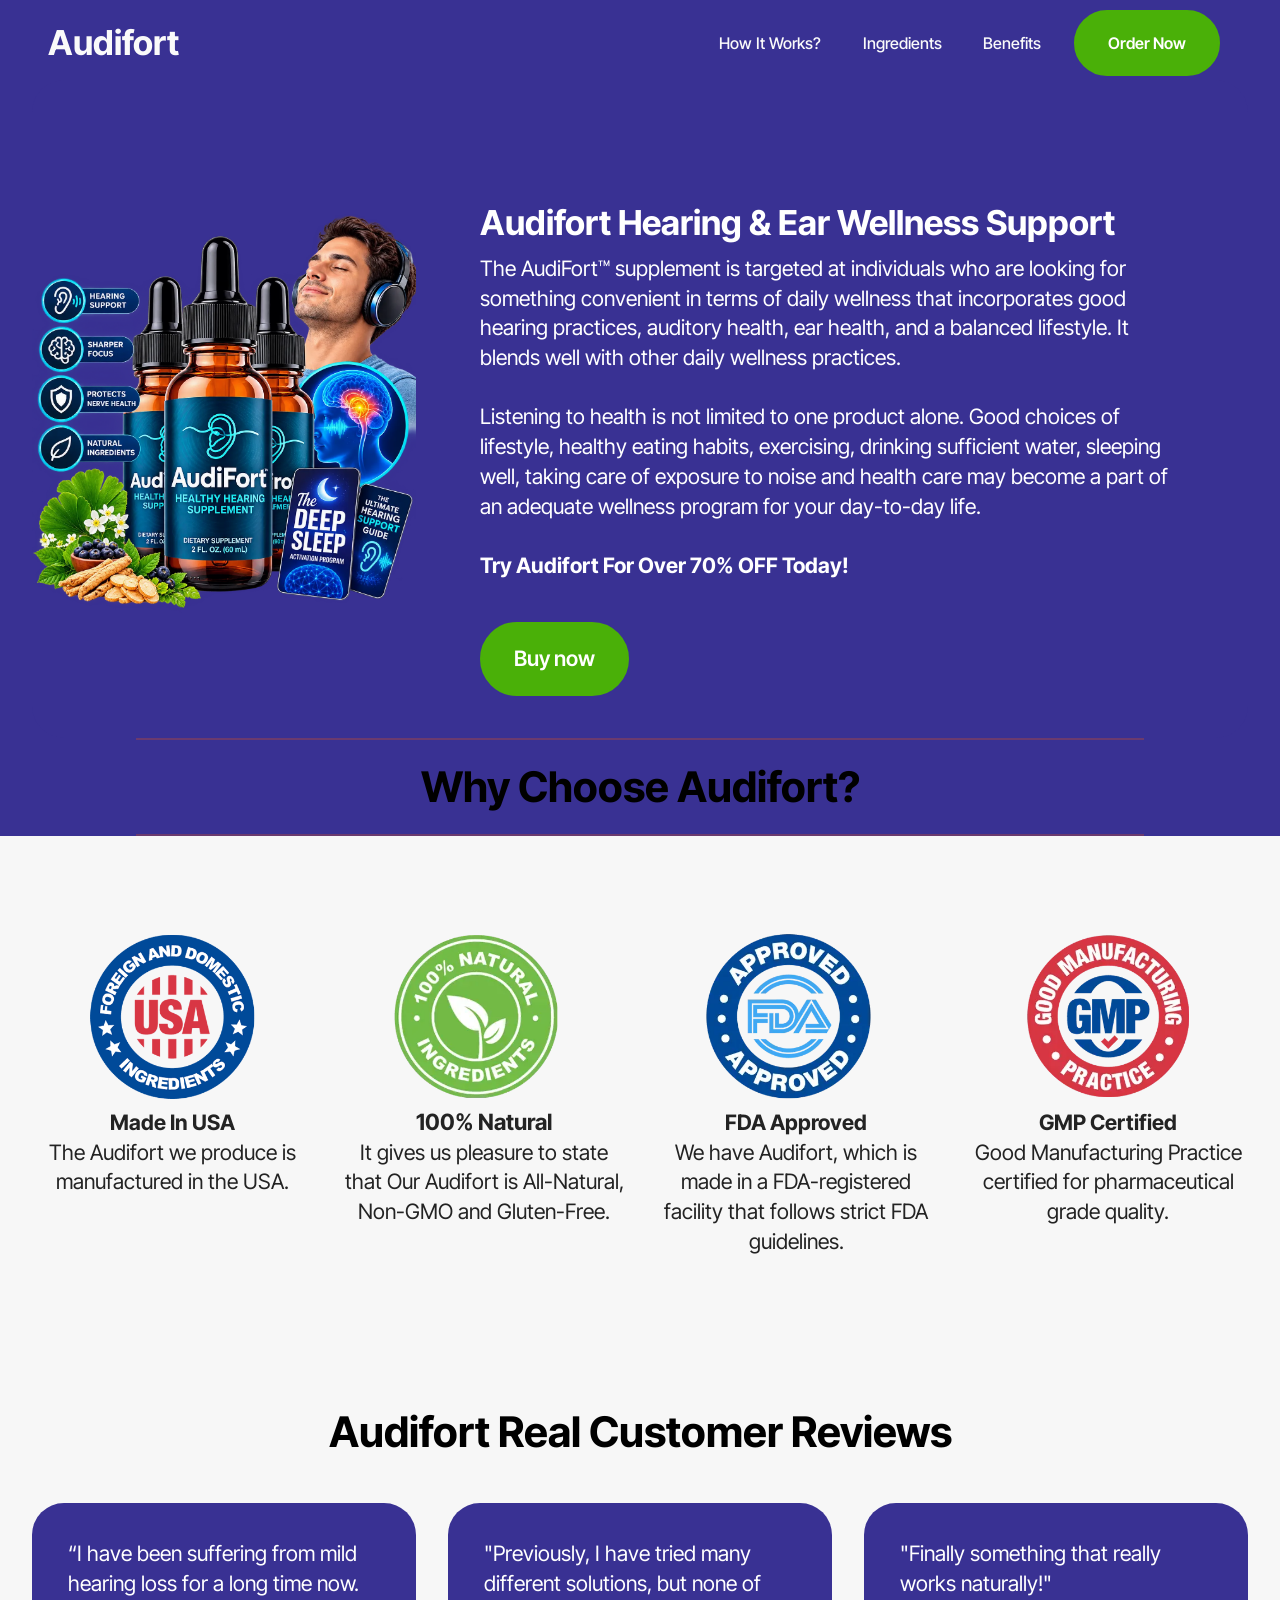
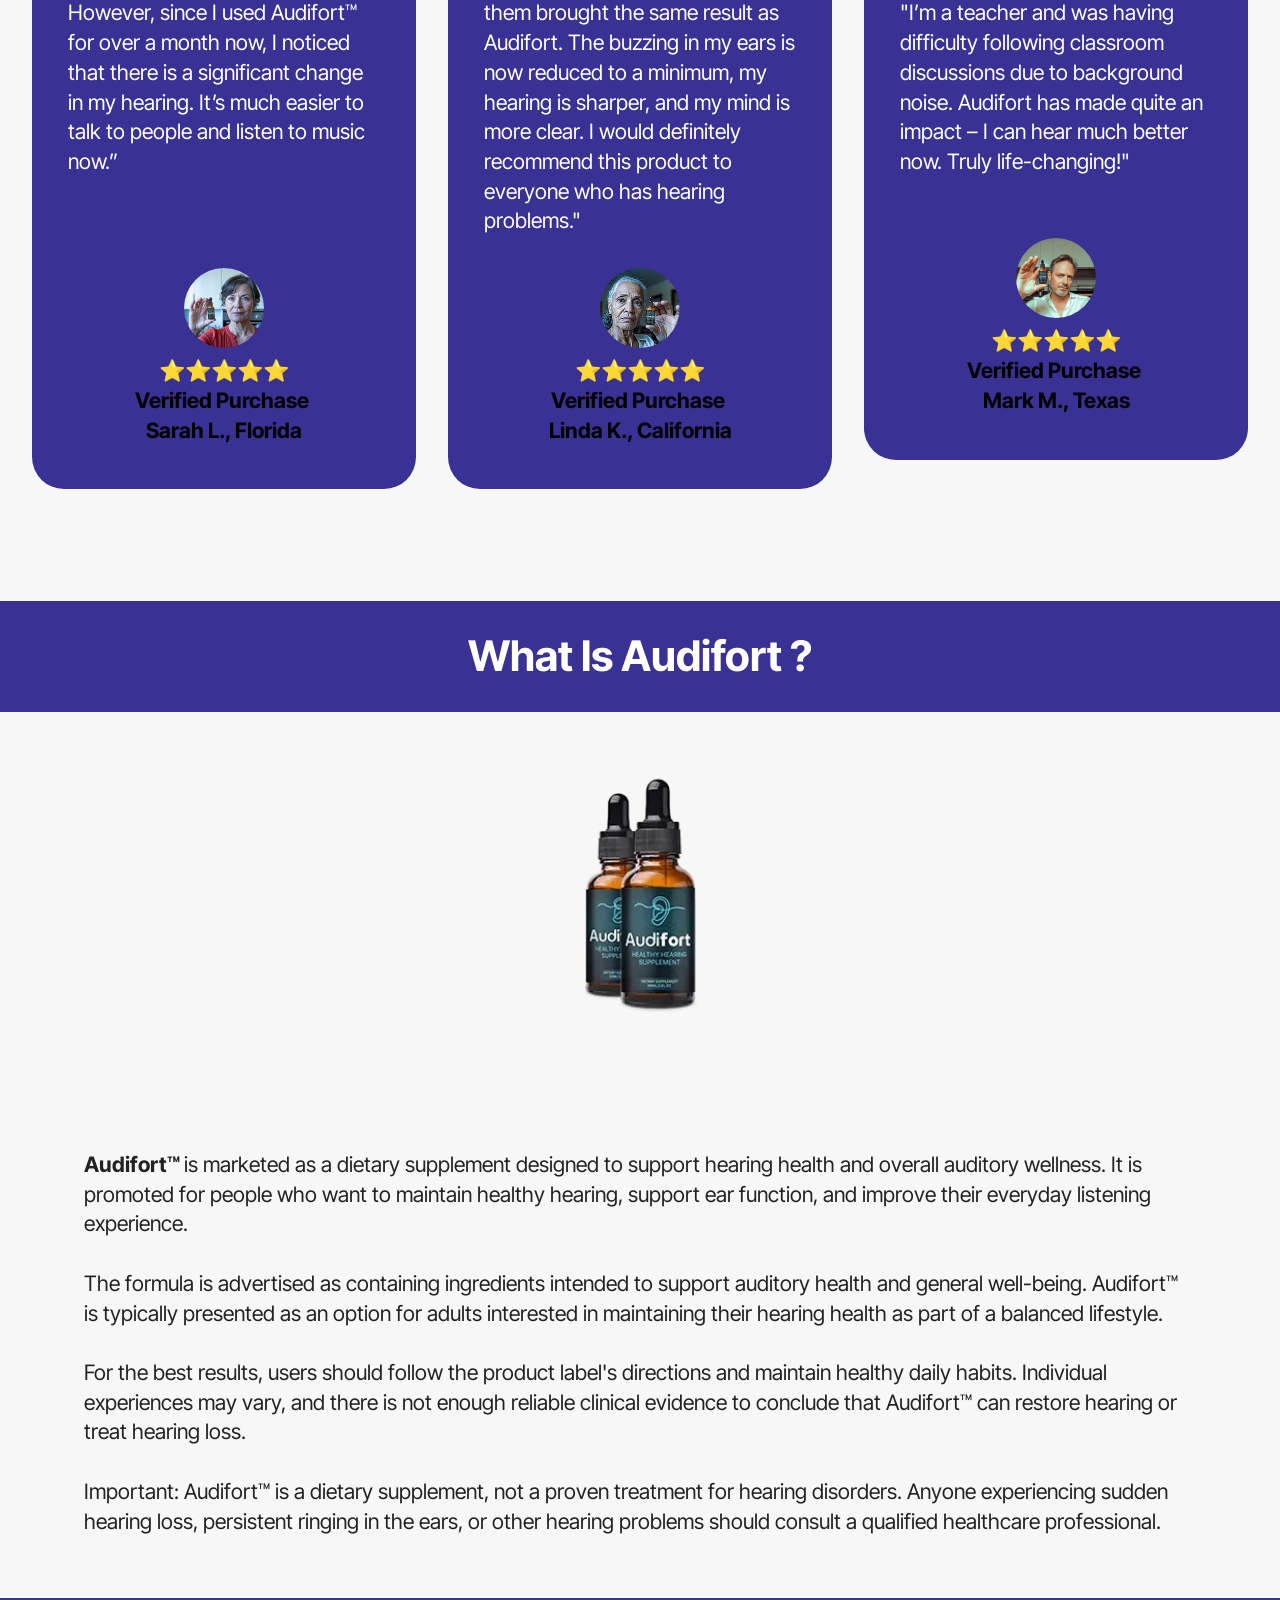
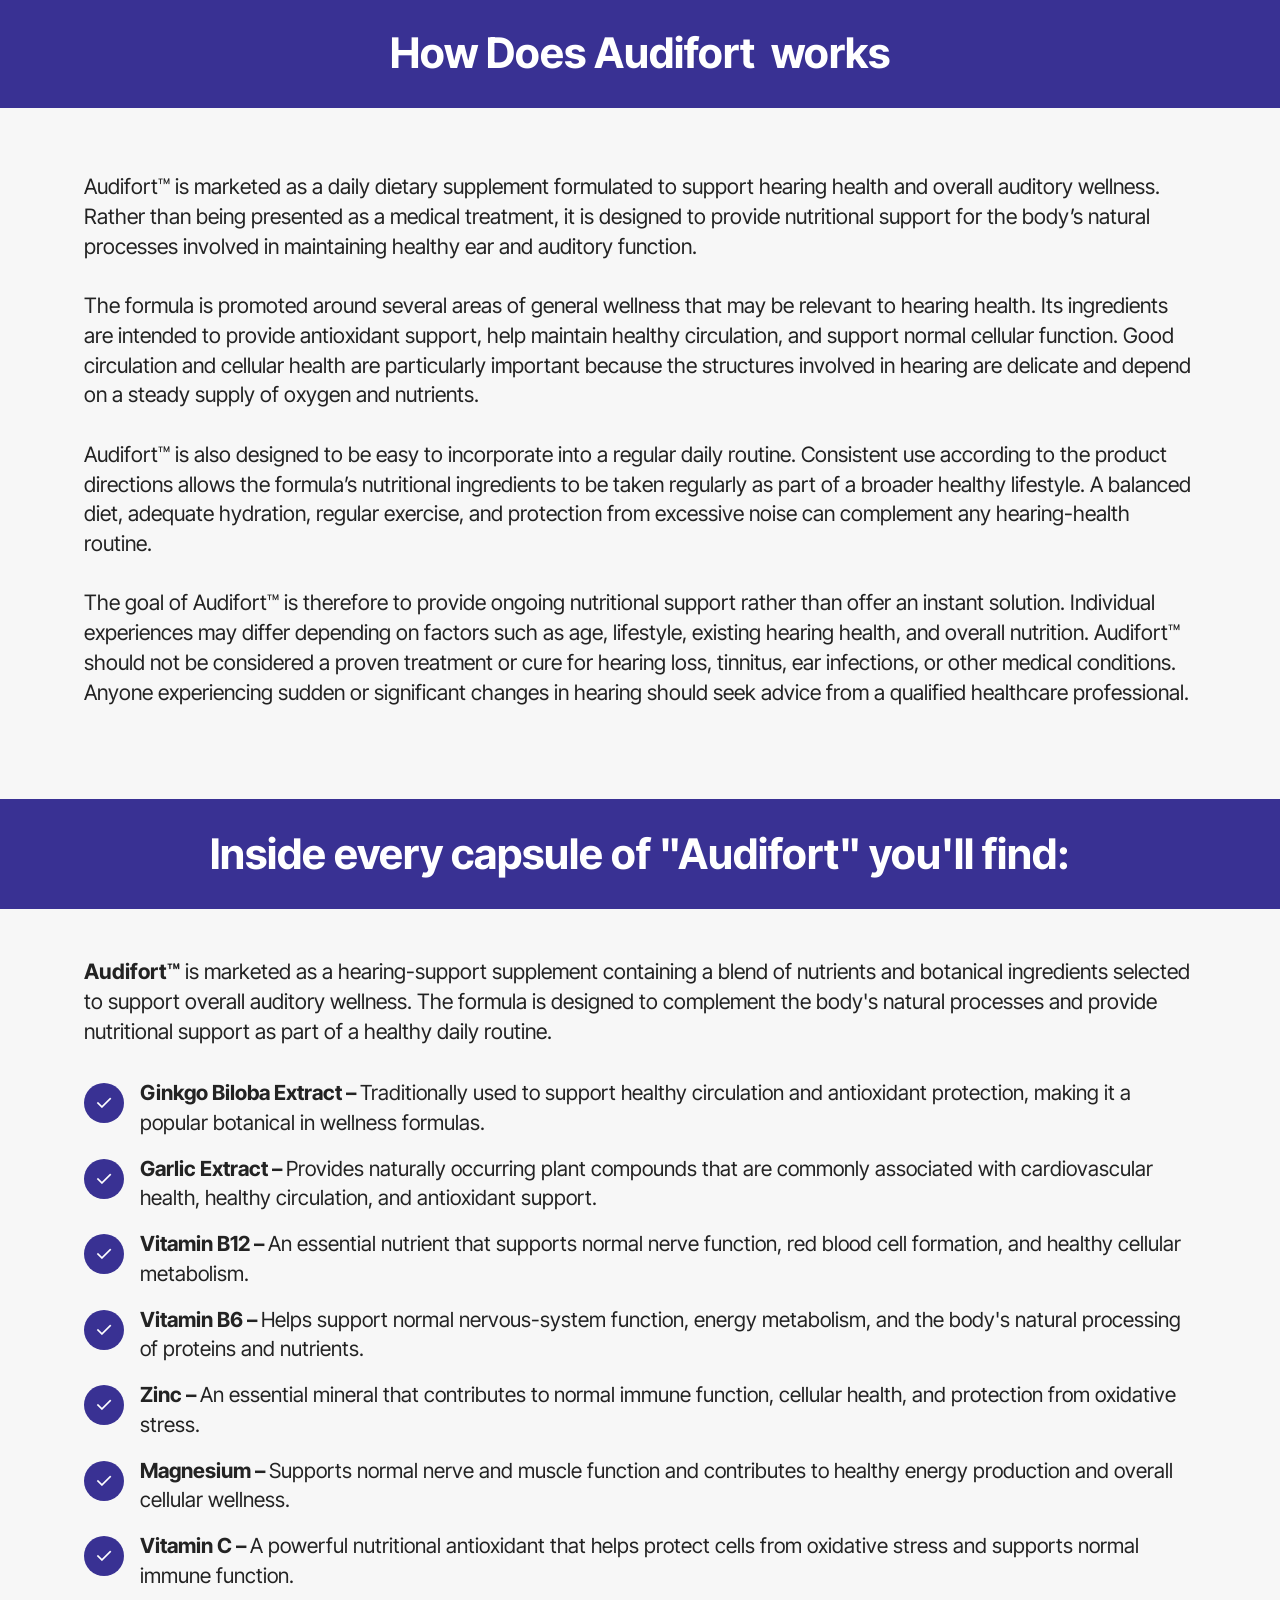
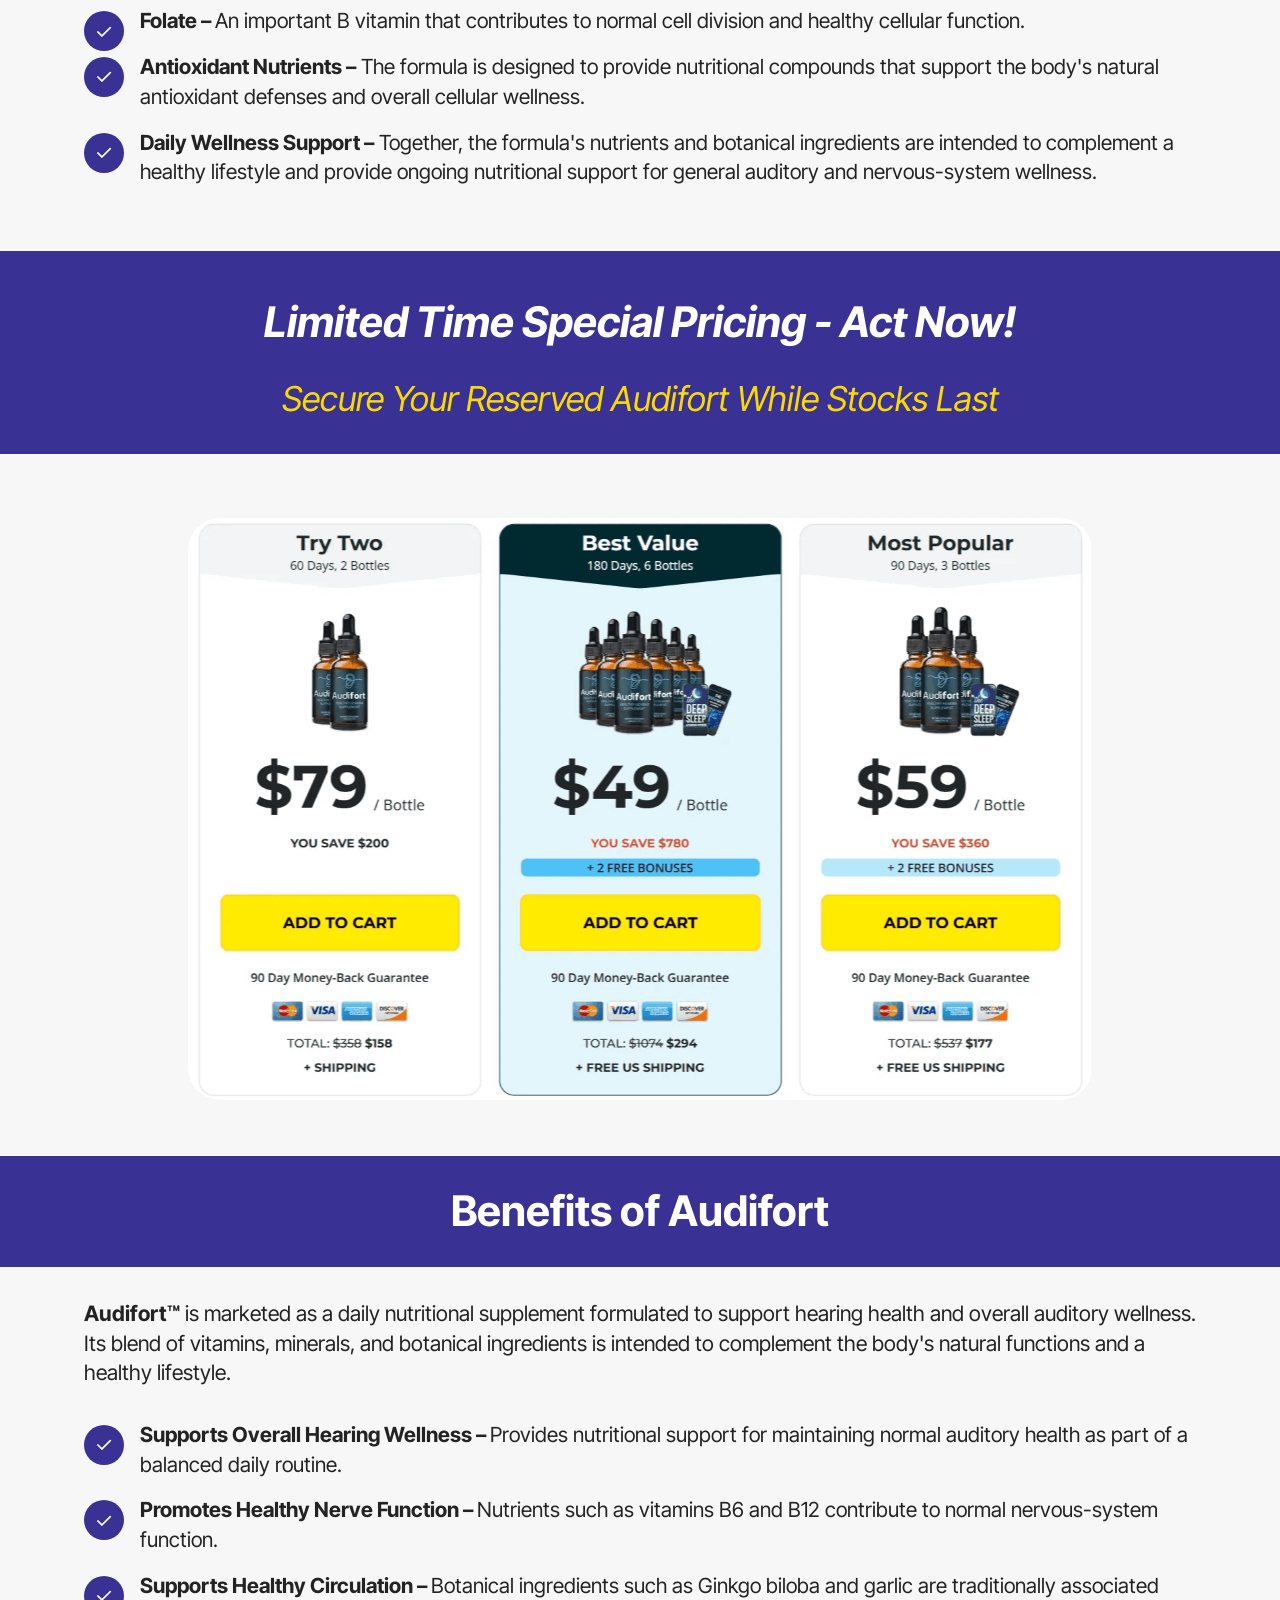
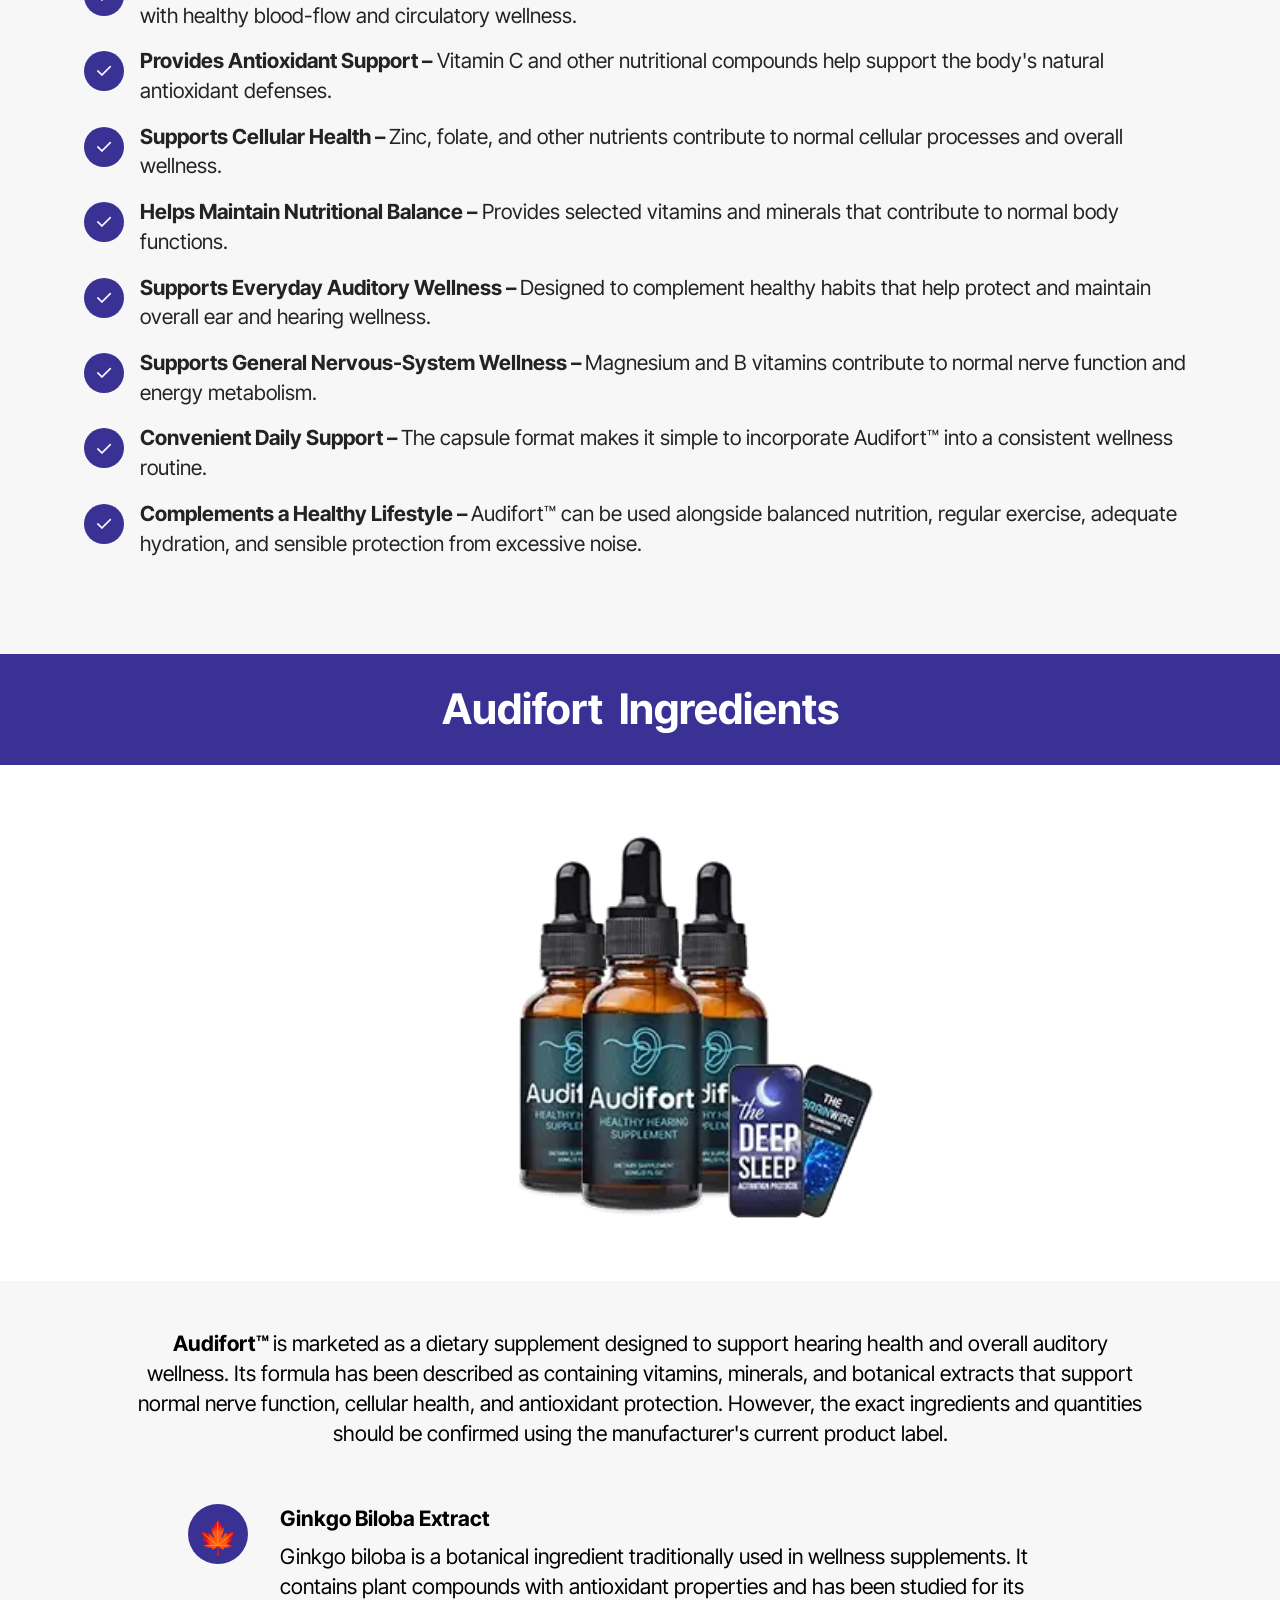
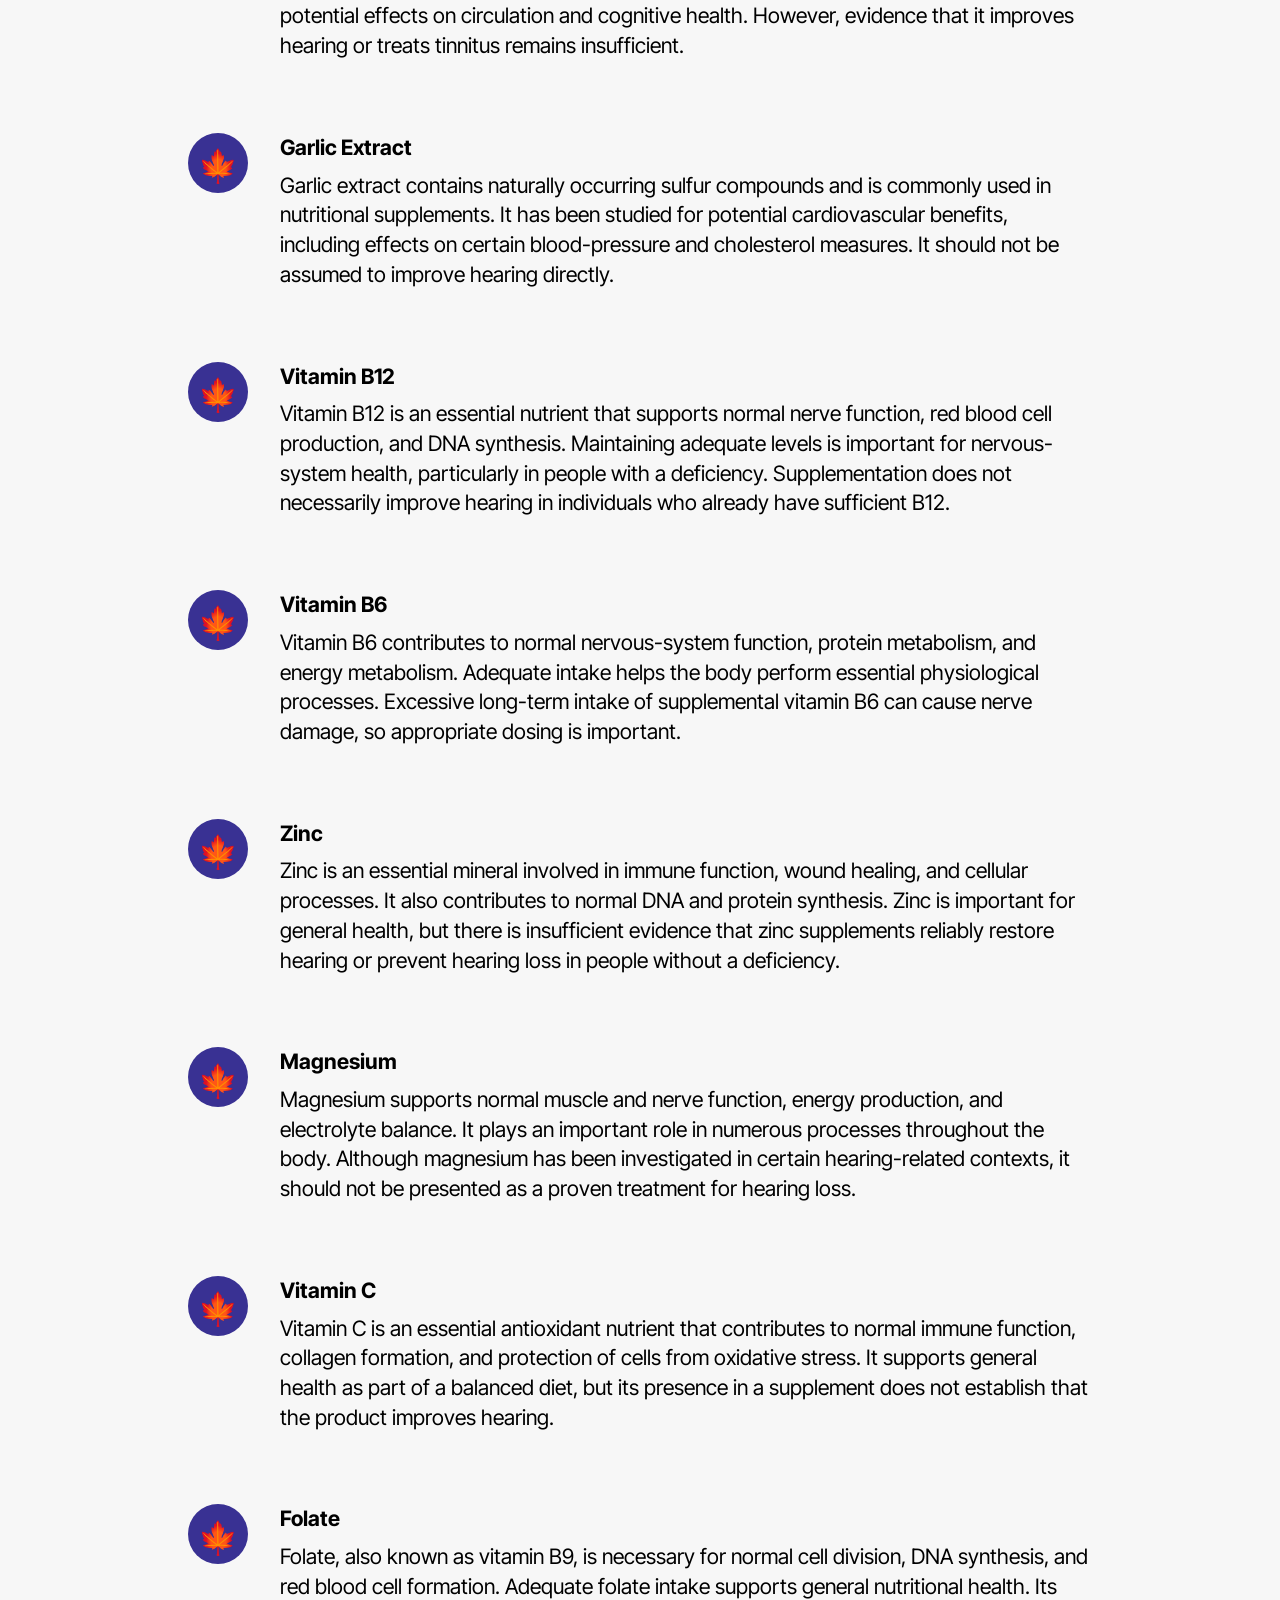
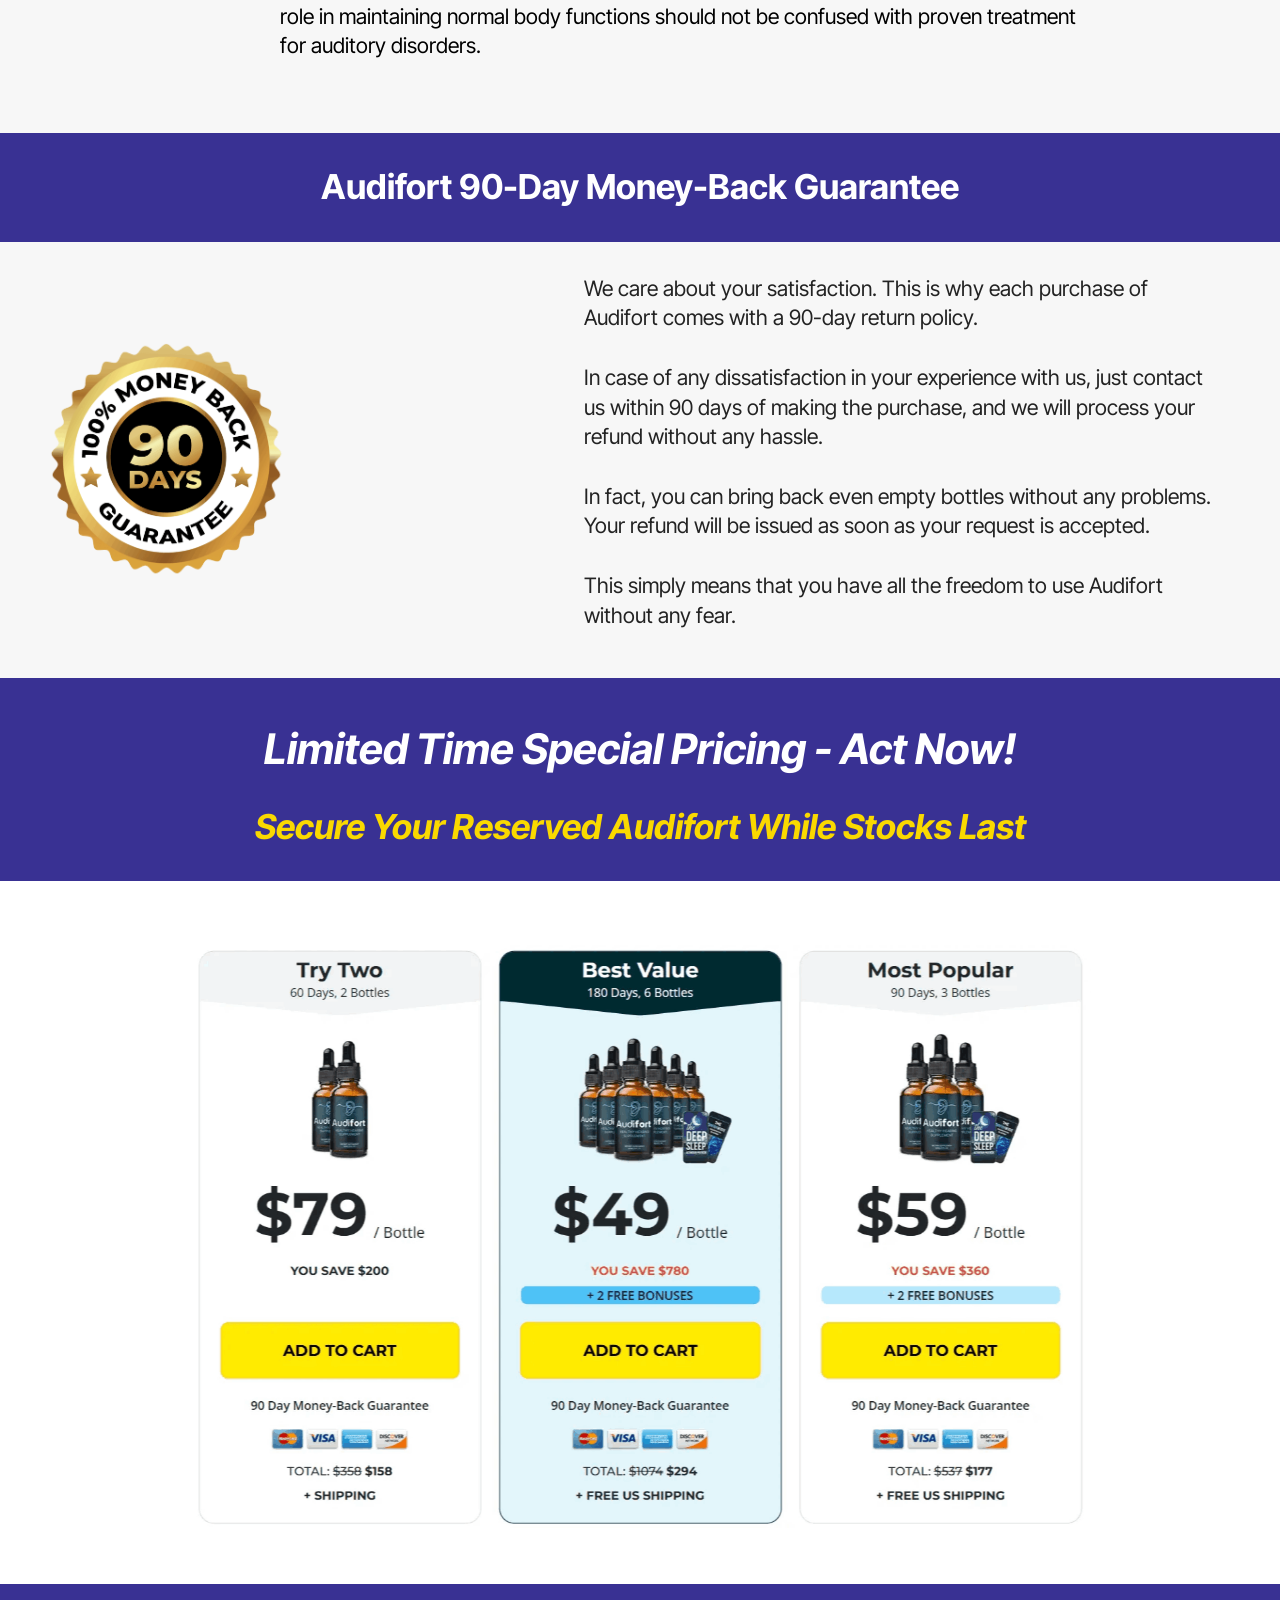
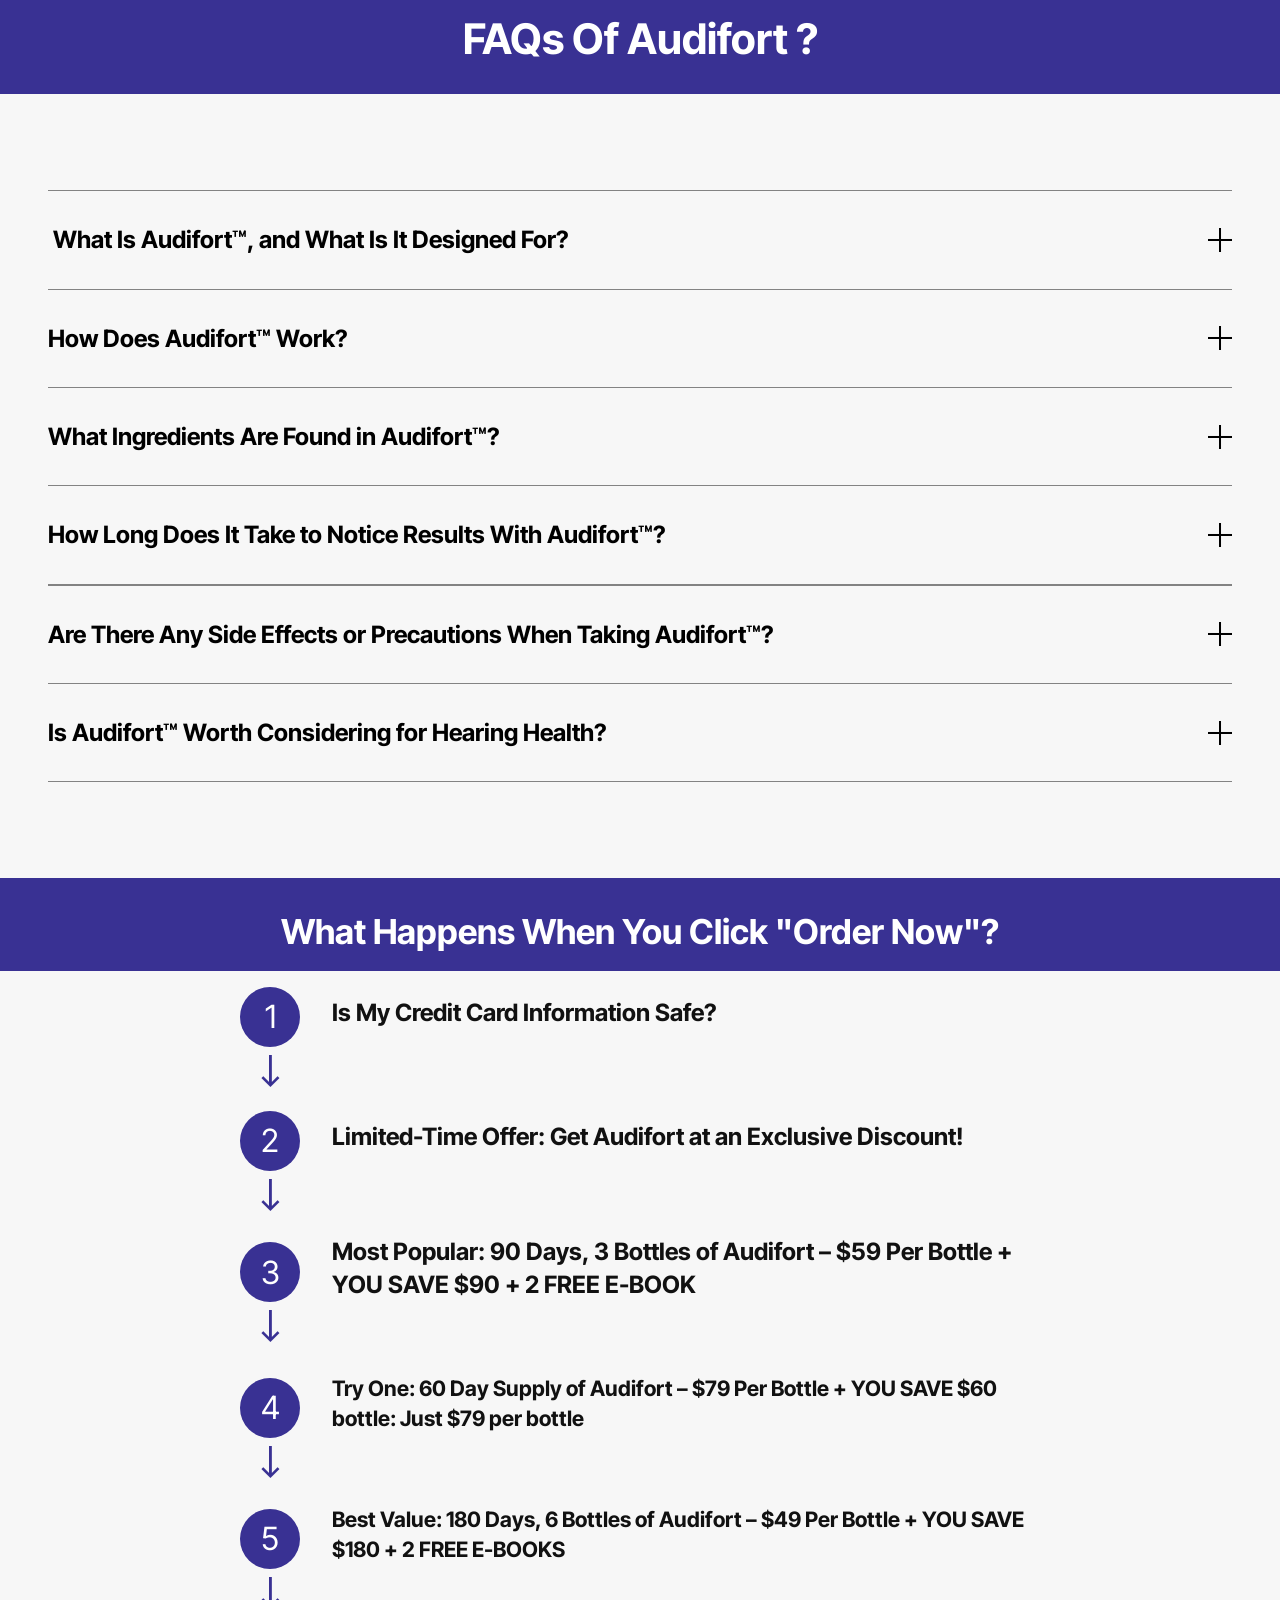
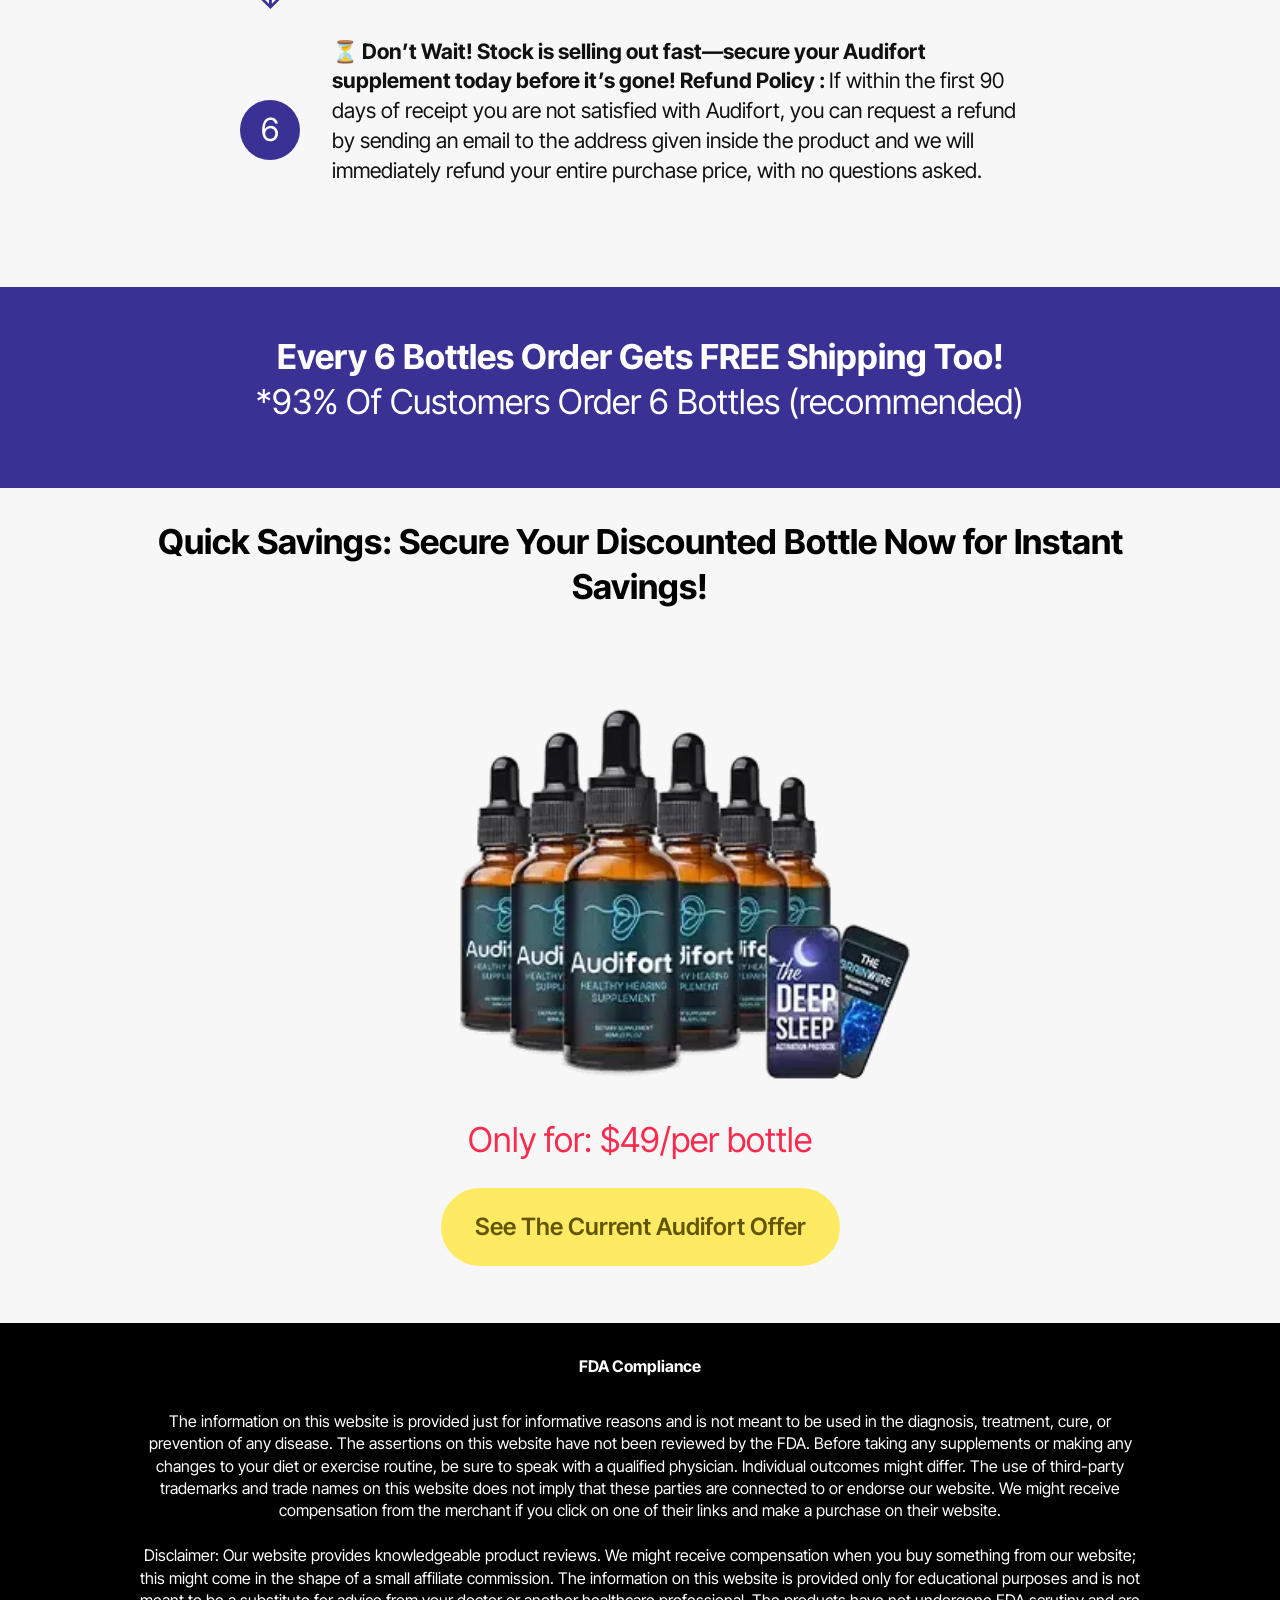
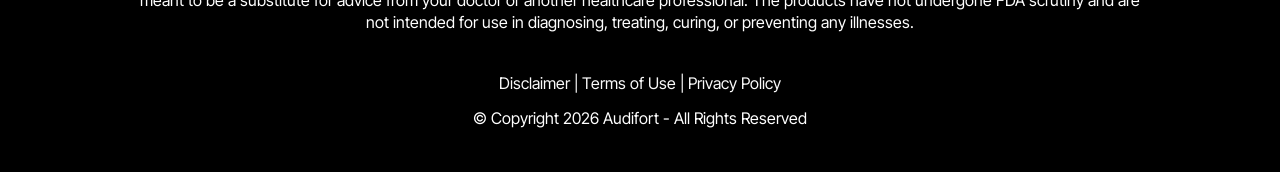
<file: index.html>
<!DOCTYPE html>
<html  lang="en">
<head>
  <!-- Site made with Mobirise Website Builder v6.1.12, https://mobirise.com -->
  <meta charset="UTF-8">
  <meta http-equiv="X-UA-Compatible" content="IE=edge">
  <meta name="generator" content="Mobirise v6.1.12, mobirise.com">
  <meta name="twitter:card" content="summary_large_image"/>
  <meta name="twitter:image:src" content="assets/images/index-meta.webp">
  <meta property="og:image" content="assets/images/index-meta.webp">
  <meta name="twitter:title" content="Audifort™ Review 2026: Ingredients, Benefits, Hearing Support & Safety">
  <meta name="viewport" content="width=device-width, initial-scale=1, minimum-scale=1">
  <link rel="shortcut icon" href="assets/images/audifort-3-bottles-1.webp" type="image/x-icon">
  <meta name="description" content="Discover Audifort™, a hearing support supplement designed to promote auditory wellness and overall health. Explore its ingredients, potential benefits, usage, safety information, and frequently asked questions before deciding if it fits your daily wellness routine.">
  
  
  <title>Audifort™ Review 2026: Ingredients, Benefits, Hearing Support & Safety</title>
  <link rel="stylesheet" href="assets/web/assets/mobirise-icons2/mobirise2.css">
  <link rel="stylesheet" href="assets/web/assets/mobirise-icons/mobirise-icons.css">
  <link rel="stylesheet" href="assets/bootstrap/css/bootstrap.min.css">
  <link rel="stylesheet" href="assets/dropdown/css/style.css">
  <link rel="stylesheet" href="assets/socicon/css/styles.css">
  <link rel="stylesheet" href="assets/theme/css/style.css">
  <link rel="preload" href="https://fonts.googleapis.com/css?family=Inter+Tight:100,200,300,400,500,600,700,800,900,100i,200i,300i,400i,500i,600i,700i,800i,900i&display=swap" as="style" onload="this.onload=null;this.rel='stylesheet'">
  <noscript><link rel="stylesheet" href="https://fonts.googleapis.com/css?family=Inter+Tight:100,200,300,400,500,600,700,800,900,100i,200i,300i,400i,500i,600i,700i,800i,900i&display=swap"></noscript>
  <link rel="preload" as="style" href="assets/mobirise/css/mbr-additional.css?v=98vV58"><link rel="stylesheet" href="assets/mobirise/css/mbr-additional.css?v=98vV58" type="text/css">
<meta name="msvalidate.01" content="E1C683F4EFB1ADD5ABCEF03F91AA41EB" />
	<meta name="google-site-verification" content="4bTPPsSgGg9mrN9ppGhdz5BRyaK9BWV9diWJw_Lr8Sk" />
  
  
  <meta name="keywords" content="prosta defend, prostadefend, prosta defend supplement, prosta defend pills">
 <meta name="author" content="prosta defend">
		
 <link rel="canonical" href="" >
</head>
<body>
  
  <section data-bs-version="5.1" class="menu menu2 cid-vvjRE5VQ8q" once="menu" id="menu2-21">
    
    <nav class="navbar navbar-dropdown navbar-expand-lg">
        <div class="container">
            <div class="navbar-brand">
                
                <span class="navbar-caption-wrap"><a class="navbar-caption text-white text-primary display-2" href="https://5324eacoifksboe7-5k2po3k7e.hop.clickbank.net">Audifort<br></a></span>
            </div>
            <button class="navbar-toggler" type="button" data-toggle="collapse" data-bs-toggle="collapse" data-target="#navbarSupportedContent" data-bs-target="#navbarSupportedContent" aria-controls="navbarNavAltMarkup" aria-expanded="false" aria-label="Toggle navigation">
                <div class="hamburger">
                    <span></span>
                    <span></span>
                    <span></span>
                    <span></span>
                </div>
            </button>
            <div class="collapse navbar-collapse" id="navbarSupportedContent">
                <ul class="navbar-nav nav-dropdown" data-app-modern-menu="true"><li class="nav-item"><a class="nav-link link text-white display-4" href="index.html#header3-1m">How It Works?</a></li>
                    <li class="nav-item"><a class="nav-link link text-white display-4" href="index.html#features20-x">
                            Ingredients</a></li>
                    <li class="nav-item"><a class="nav-link link text-white display-4" href="index.html#header3-1n">Benefits</a>
                    </li></ul>
                
                <div class="navbar-buttons mbr-section-btn"><a class="btn btn-primary display-4" href="https://5324eacoifksboe7-5k2po3k7e.hop.clickbank.net">Order Now</a></div>
            </div>
        </div>
    </nav>
</section>

<section data-bs-version="5.1" class="features7 cid-vvjSD3Nnea" id="features7-22">
    <!---->
    

    
    
    <div class="container">
        <div class="card-wrapper">
            <div class="row align-items-center">
                <div class="col-12 col-lg-4">
                    <div class="image-wrapper">
                        <a href="https://5324eacoifksboe7-5k2po3k7e.hop.clickbank.net"><img src="assets/images/audifort-hero-1.webp" alt="Audifort"></a>
                    </div>
                </div>
                <div class="col-12 col-lg">
                    <div class="text-box">
                        <h5 class="mbr-title mbr-fonts-style display-2">
                            <strong><br></strong><strong><br></strong><strong>Audifort Hearing &amp; Ear Wellness Support</strong></h5>
                        <p class="mbr-text mbr-fonts-style display-7">The AudiFort™ supplement is targeted at individuals who are looking for something convenient in terms of daily wellness that incorporates good hearing practices, auditory health, ear health, and a balanced lifestyle. It blends well with other daily wellness practices.<br><br>Listening to health is not limited to one product alone. Good choices of lifestyle, healthy eating habits, exercising, drinking sufficient water, sleeping well, taking care of exposure to noise and health care may become a part of an adequate wellness program for your day-to-day life.<br><br><strong>Try&nbsp;Audifort&nbsp;For Over 70% OFF Today!</strong><br></p>
                        
                        <div class="mbr-section-btn pt-3"><a href="https://5324eacoifksboe7-5k2po3k7e.hop.clickbank.net" class="btn btn-primary display-7">Buy now</a></div>
                    </div>
                </div>
            </div>
        </div>
    </div>
</section>

<section data-bs-version="5.1" class="content6 cid-vvjX7Km81t" id="content6-24">
    
    <div class="container">
        <div class="row justify-content-center">
            <div class="col-md-12 col-lg-10">
                <hr class="line">
                <p class="mbr-text align-center mbr-fonts-style my-4 display-1"><strong>Why Choose&nbsp;Audifort?</strong><br></p>
                <hr class="line">
            </div>
        </div>
    </div>
</section>

<section data-bs-version="5.1" class="gallery5 mbr-gallery cid-vvjX5FZ1n5" id="gallery5-23">
    

    
    

    <div class="container">
        
        <div class="row mbr-gallery mt-4">
            <div class="col-12 col-md-6 col-lg-3 item gallery-image active">
                <div class="item-wrapper" data-toggle="modal" data-bs-toggle="modal" data-target="#vxEgSqH0yv-modal" data-bs-target="#vxEgSqH0yv-modal">
                    <img class="w-100" src="assets/images/made-in-usa-1.webp" alt="Mobirise Website Builder" data-slide-to="0" data-bs-slide-to="0" data-target="#lb-vxEgSqH0yv" data-bs-target="#lb-vxEgSqH0yv">
                    <div class="icon-wrapper">
                        <span class="mobi-mbri mobi-mbri-search mbr-iconfont mbr-iconfont-btn"></span>
                    </div>
                </div>
                <h1 class="mbr-item-subtitle mbr-fonts-style align-center mb-2 mt-2 display-7"><div><strong>Made In USA</strong></div><div>The Audifort we produce is manufactured in the USA.</div><div>
</div><div>
</div></h1>
            </div>
            <div class="col-12 col-md-6 col-lg-3 item gallery-image">
                <div class="item-wrapper" data-toggle="modal" data-bs-toggle="modal" data-target="#vxEgSqH0yv-modal" data-bs-target="#vxEgSqH0yv-modal">
                    <img class="w-100" src="assets/images/100-natural-500x300.webp" alt="Mobirise Website Builder" data-slide-to="1" data-bs-slide-to="1" data-target="#lb-vxEgSqH0yv" data-bs-target="#lb-vxEgSqH0yv">
                    <div class="icon-wrapper">
                        <span class="mobi-mbri mobi-mbri-search mbr-iconfont mbr-iconfont-btn"></span>
                    </div>
                </div>
                <h1 class="mbr-item-subtitle mbr-fonts-style align-center mb-2 mt-2 display-7"><div><span style="font-size: 1.4rem;"><strong>100% Natural</strong></span></div><div>It gives us pleasure to state that Our Audifort is All-Natural, Non-GMO and Gluten-Free.</div><div>
</div><div>
</div></h1>
            </div>
            
            <div class="col-12 col-md-6 col-lg-3 item gallery-image">
                <div class="item-wrapper" data-toggle="modal" data-bs-toggle="modal" data-target="#vxEgSqH0yv-modal" data-bs-target="#vxEgSqH0yv-modal">
                    <img class="w-100" src="assets/images/fda-approved-500x300.webp" alt="Mobirise Website Builder" data-slide-to="2" data-bs-slide-to="2" data-target="#lb-vxEgSqH0yv" data-bs-target="#lb-vxEgSqH0yv">
                    <div class="icon-wrapper">
                        <span class="mobi-mbri mobi-mbri-search mbr-iconfont mbr-iconfont-btn"></span>
                    </div>
                </div>
                <h1 class="mbr-item-subtitle mbr-fonts-style align-center mb-2 mt-2 display-7"><div><strong>FDA Approved</strong></div><div>We have Audifort, which is made in a FDA-registered facility that follows strict FDA guidelines.</div><div>
</div></h1>
            </div><div class="col-12 col-md-6 col-lg-3 item gallery-image">
                <div class="item-wrapper" data-toggle="modal" data-bs-toggle="modal" data-target="#vxEgSqH0yv-modal" data-bs-target="#vxEgSqH0yv-modal">
                    <img class="w-100" src="assets/images/gmp-certified-500x300.webp" alt="Mobirise Website Builder" data-slide-to="3" data-bs-slide-to="3" data-target="#lb-vxEgSqH0yv" data-bs-target="#lb-vxEgSqH0yv">
                    <div class="icon-wrapper">
                        <span class="mobi-mbri mobi-mbri-search mbr-iconfont mbr-iconfont-btn"></span>
                    </div>
                </div>
                <h1 class="mbr-item-subtitle mbr-fonts-style align-center mb-2 mt-2 display-7"><div><strong>GMP Certified</strong></div><div>Good Manufacturing Practice certified for pharmaceutical grade quality.</div></h1>
            </div>
        </div>

        <div class="modal mbr-slider" tabindex="-1" role="dialog" aria-hidden="true" id="vxEgSqH0yv-modal">
            <div class="modal-dialog" role="document">
                <div class="modal-content">
                    <div class="modal-body">
                        <div class="carousel slide" id="lb-vxEgSqH0yv" data-interval="5000" data-bs-interval="5000">
                            <div class="carousel-inner">
                                <div class="carousel-item active">
                                    <img class="d-block w-100" src="assets/images/made-in-usa-1.webp" alt="Mobirise Website Builder">
                                </div>
                                <div class="carousel-item">
                                    <img class="d-block w-100" src="assets/images/100-natural-500x300.webp" alt="Mobirise Website Builder">
                                </div>
                                
                                <div class="carousel-item">
                                    <img class="d-block w-100" src="assets/images/fda-approved-500x300.webp" alt="Mobirise Website Builder">
                                </div><div class="carousel-item">
                                    <img class="d-block w-100" src="assets/images/gmp-certified-500x300.webp" alt="Mobirise Website Builder">
                                </div>
                            </div>
                            <ol class="carousel-indicators">
                                <li data-slide-to="0" data-bs-slide-to="0" class="active" data-target="#lb-vxEgSqH0yv" data-bs-target="#lb-vxEgSqH0yv"></li>
                                <li data-slide-to="1" data-bs-slide-to="1" data-target="#lb-vxEgSqH0yv" data-bs-target="#lb-vxEgSqH0yv"></li>
                                <li data-slide-to="2" data-bs-slide-to="2" data-target="#lb-vxEgSqH0yv" data-bs-target="#lb-vxEgSqH0yv"></li>
                                <li data-slide-to="3" data-bs-slide-to="3" data-target="#lb-vxEgSqH0yv" data-bs-target="#lb-vxEgSqH0yv"></li>
                            </ol>
                            <a role="button" href="" class="close" data-dismiss="modal" data-bs-dismiss="modal" aria-label="Close">
                            </a>
                            <a class="carousel-control-prev carousel-control" role="button" data-slide="prev" data-bs-slide="prev" href="#lb-vxEgSqH0yv">
                                <span class="mobi-mbri mobi-mbri-arrow-prev" aria-hidden="true"></span>
                                <span class="sr-only visually-hidden">Previous</span>
                            </a>
                            <a class="carousel-control-next carousel-control" role="button" data-slide="next" data-bs-slide="next" href="#lb-vxEgSqH0yv">
                                <span class="mobi-mbri mobi-mbri-arrow-next" aria-hidden="true"></span>
                                <span class="sr-only visually-hidden">Next</span>
                            </a>
                        </div>
                    </div>
                </div>
            </div>
        </div>
    </div>
</section>

<section data-bs-version="5.1" class="people04 cid-vvjZd48blB" id="people04-27">
	
	
	<div class="container">
		<div class="row mb-5 justify-content-center">
			<div class="col-12 mb-0 content-head">
				<h3 class="mbr-section-title mbr-fonts-style align-center mb-0 display-1"><strong>Audifort Real Customer Reviews</strong></h3>
				
			</div>
		</div>
		<div class="row mbr-masonry" data-masonry="{&quot;percentPosition&quot;: true }">
			
			<div class="item features-without-image col-12 col-md-6 col-lg-4 active">
				<div class="item-wrapper">
					<div class="card-box align-left">
						<p class="card-text mbr-fonts-style display-7">“I have been suffering from mild hearing loss for a long time now. However, since I used Audifort™ for over a month now, I noticed that there is a significant change in my hearing. It’s much easier to talk to people and listen to music now.”<br><br><br>
						</p>
						<div class="img-wrapper mt-4 mb-2">
							<img src="assets/images/audifort2004-160x160.webp" data-slide-to="1" data-bs-slide-to="1" alt="Sarah L., Florida">
						</div>
						<h5 class="card-title mbr-fonts-style display-7"><strong>⭐⭐⭐⭐⭐</strong><br><strong>Verified Purchase&nbsp;</strong><br><strong>Sarah L., Florida</strong></h5>
					</div>
				</div>
			</div>
			<div class="item features-without-image col-12 col-md-6 col-lg-4">
				<div class="item-wrapper">
					<div class="card-box align-left">
						<p class="card-text mbr-fonts-style display-7">"Previously, I have tried many different solutions, but none of them brought the same result as Audifort. The buzzing in my ears is now reduced to a minimum, my hearing is sharper, and my mind is more clear. I would definitely recommend this product to everyone who has hearing problems."<br>
						</p>
						<div class="img-wrapper mt-4 mb-2">
							<img src="assets/images/audifort20reviews2002-156x156.webp" data-slide-to="2" data-bs-slide-to="2" alt="Linda K., California">
						</div>
						<h5 class="card-title mbr-fonts-style display-7">
							<strong>⭐⭐⭐⭐⭐</strong><br><strong>Verified Purchase&nbsp;</strong><br><strong>
</strong>
						<div><strong>Linda K., California</strong></div><div><strong>
</strong></div></h5>
					</div>
				</div>
			</div>
			
			<div class="item features-without-image col-12 col-md-6 col-lg-4">
				<div class="item-wrapper">
					<div class="card-box align-left">
						<p class="card-text mbr-fonts-style display-7">"Finally something that really works naturally!"
<br>"I’m a teacher and was having difficulty following classroom discussions due to background noise. Audifort has made quite an impact – I can hear much better now. Truly life-changing!"<br><br></p>
						<div class="img-wrapper mt-4 mb-2">
							<img src="assets/images/audifort20reviews-160x160.webp" data-slide-to="4" data-bs-slide-to="4" alt="Mark M., Texas">
						</div>
						<h5 class="card-title mbr-fonts-style display-7"><strong>⭐⭐⭐⭐⭐</strong><br><strong>Verified Purchase&nbsp;</strong><br><strong>Mark M., Texas</strong></h5>
					</div>
				</div>
			</div>
			
		</div>
	</div>
</section>

<section data-bs-version="5.1" class="header3 cid-uSwx4cJ0TO" id="header3-4">

    

    
    

    <div class="align-center container">
        <div class="row justify-content-center">
            <div class="col-12 col-lg-12">
                
                <h2 class="mbr-section-subtitle mbr-fonts-style mb-3 display-1"><strong>What Is Audifort ?</strong></h2>
                
                
            </div>
        </div>
    </div>
</section>

<section data-bs-version="5.1" class="header9 cid-uSwxo9HcY4" id="header9-6">

    

    
    

    <div class="text-center container">
        <div class="row justify-content-center">
            <div class="col-md-12 col-lg-9">
                <div class="image-wrap mb-4">
                    <a href="https://5324eacoifksboe7-5k2po3k7e.hop.clickbank.net"><img src="assets/images/audifort-2-bottles.webp" alt="Audifort Official"></a>
                </div>
                
                
                
            </div>
        </div>
    </div>
</section>

<section data-bs-version="5.1" class="content4 cid-uSwx5BcQWN" id="content4-5">
    

    
    
    <div class="container">
        <div class="row justify-content-center">
            <div class="title col-md-12 col-lg-11">
                
                <h4 class="mbr-section-subtitle align-center mbr-fonts-style mb-4 display-7"><div><br></div><div><strong>Audifort™ </strong>is marketed as a dietary supplement designed to support hearing health and overall auditory wellness. It is promoted for people who want to maintain healthy hearing, support ear function, and improve their everyday listening experience.</div><div><br></div><div>
</div><div>The formula is advertised as containing ingredients intended to support auditory health and general well-being. Audifort™ is typically presented as an option for adults interested in maintaining their hearing health as part of a balanced lifestyle.</div><div><br></div><div>
</div><div>For the best results, users should follow the product label's directions and maintain healthy daily habits. Individual experiences may vary, and there is not enough reliable clinical evidence to conclude that Audifort™ can restore hearing or treat hearing loss.</div><div><br></div><div>Important: Audifort™ is a dietary supplement, not a proven treatment for hearing disorders. Anyone experiencing sudden hearing loss, persistent ringing in the ears, or other hearing problems should consult a qualified healthcare professional.</div><div><br></div><div>
</div><div>
</div><div>
</div><div>
</div><div>
</div><div>
</div></h4>
                
            </div>
        </div>
    </div>
</section>

<section data-bs-version="5.1" class="header3 cid-uSwy3EeQp4" id="header3-7">

    

    
    

    <div class="align-center container">
        <div class="row justify-content-center">
            <div class="col-12 col-lg-12">
                
                <h2 class="mbr-section-subtitle mbr-fonts-style mb-3 display-1"><strong>How Does Audifort&nbsp; works</strong></h2>
                
                
            </div>
        </div>
    </div>
</section>

<section data-bs-version="5.1" class="content4 cid-uSwy4P6KjC" id="content4-8">
    

    
    
    <div class="container">
        <div class="row justify-content-center">
            <div class="title col-md-12 col-lg-11">
                
                <h4 class="mbr-section-subtitle align-center mbr-fonts-style mb-4 display-7"><div>Audifort™ is marketed as a daily dietary supplement formulated to support hearing health and overall auditory wellness. Rather than being presented as a medical treatment, it is designed to provide nutritional support for the body’s natural processes involved in maintaining healthy ear and auditory function.</div><div><br></div><div>The formula is promoted around several areas of general wellness that may be relevant to hearing health. Its ingredients are intended to provide antioxidant support, help maintain healthy circulation, and support normal cellular function. Good circulation and cellular health are particularly important because the structures involved in hearing are delicate and depend on a steady supply of oxygen and nutrients.</div><div><br></div><div>Audifort™ is also designed to be easy to incorporate into a regular daily routine. Consistent use according to the product directions allows the formula’s nutritional ingredients to be taken regularly as part of a broader healthy lifestyle. A balanced diet, adequate hydration, regular exercise, and protection from excessive noise can complement any hearing-health routine.</div><div><br></div><div>The goal of Audifort™ is therefore to provide ongoing nutritional support rather than offer an instant solution. Individual experiences may differ depending on factors such as age, lifestyle, existing hearing health, and overall nutrition. Audifort™ should not be considered a proven treatment or cure for hearing loss, tinnitus, ear infections, or other medical conditions. Anyone experiencing sudden or significant changes in hearing should seek advice from a qualified healthcare professional.</div><br><div><br></div><div><span style="font-size: 1.4rem;">
</span></div><div><span style="font-size: 1.4rem;">
</span></div><div><span style="font-size: 1.4rem;">
</span></div><div><span style="font-size: 1.4rem;">
</span></div></h4>
                
            </div>
        </div>
    </div>
</section>

<section data-bs-version="5.1" class="header3 cid-v9Z7cN19hR" id="header3-1v">

    

    
    

    <div class="align-center container">
        <div class="row justify-content-center">
            <div class="col-12 col-lg-12">
                
                <h2 class="mbr-section-subtitle mbr-fonts-style mb-3 display-1"><strong>Inside every capsule of "Audifort" you'll find:</strong></h2>
                
                
            </div>
        </div>
    </div>
</section>

<section data-bs-version="5.1" class="content8 cid-v1XUQZJSzF" id="content8-1l">
    
    <div class="container">
        <div class="row justify-content-center">
            <div class="counter-container col-md-12 col-lg-11">
                <h4 class="mbr-section-title mbr-fonts-style mb-4 display-7"><div><strong>Audifort™</strong> is marketed as a hearing-support supplement containing a blend of nutrients and botanical ingredients selected to support overall auditory wellness. The formula is designed to complement the body's natural processes and provide nutritional support as part of a healthy daily routine.</div></h4>
                <div class="mbr-text mbr-fonts-style display-7">
                    <ul>
                        <li><span style="font-size: 20.8px;"><strong>Ginkgo Biloba Extract – </strong>Traditionally used to support healthy circulation and antioxidant protection, making it a popular botanical in wellness formulas.</span></li><li><strong style="font-size: 20.8px;">Garlic Extract – </strong><span style="font-size: 20.8px;">Provides naturally occurring plant compounds that are commonly associated with cardiovascular health, healthy circulation, and antioxidant support.</span></li><li><span style="font-size: 20.8px;"><strong>Vitamin B12 – </strong>An essential nutrient that supports normal nerve function, red blood cell formation, and healthy cellular metabolism.</span></li><li><span style="font-size: 20.8px;"><strong>Vitamin B6 – </strong>Helps support normal nervous-system function, energy metabolism, and the body's natural processing of proteins and nutrients.</span></li><li><span style="font-size: 20.8px;"><strong>Zinc – </strong>An essential mineral that contributes to normal immune function, cellular health, and protection from oxidative stress.</span></li><li><span style="font-size: 20.8px;"><strong>Magnesium – </strong>Supports normal nerve and muscle function and contributes to healthy energy production and overall cellular wellness.</span></li><li><span style="font-size: 20.8px;"><strong>Vitamin C – </strong>A powerful nutritional antioxidant that helps protect cells from oxidative stress and supports normal immune function.</span></li><li><span style="font-size: 20.8px;"><strong>Folate – </strong>An important B vitamin that contributes to normal cell division and healthy cellular function.</span></li><li><span style="font-size: 20.8px;"><strong>Antioxidant Nutrients –</strong> The formula is designed to provide nutritional compounds that support the body's natural antioxidant defenses and overall cellular wellness.</span></li><li><span style="font-size: 20.8px;"><strong>Daily Wellness Support –</strong> Together, the formula's nutrients and botanical ingredients are intended to complement a healthy lifestyle and provide ongoing nutritional support for general auditory and nervous-system wellness.</span></li>
                    </ul>
                </div>
            </div>
        </div>
    </div>
</section>

<section data-bs-version="5.1" class="content4 cid-uSwyrY4N6k" id="content4-9">
    

    
    
    <div class="container">
        <div class="row justify-content-center">
            <div class="title col-md-12 col-lg-11">
                <h3 class="mbr-section-title mbr-fonts-style align-center mb-4 display-1"><strong><em>Limited Time Special Pricing - Act Now!</em></strong></h3>
                <h4 class="mbr-section-subtitle align-center mbr-fonts-style mb-4 display-2"><em>Secure Your Reserved Audifort While Stocks Last</em></h4>
                
            </div>
        </div>
    </div>
</section>

<section data-bs-version="5.1" class="header10 cid-vxE2JLXpmZ" id="header10-2g">

    

    

    <div class="align-center container">
        <div class="row justify-content-center">
            <div class="col-md-12 col-lg-9">
                
                
                
                <div class="image-wrap mt-4">
                    <a href="https://5324eacoifksboe7-5k2po3k7e.hop.clickbank.net"><img src="assets/images/audifort-official-website-buy-online-2-1341x864.webp" alt="Audifort - Order Page" title="Ikaria Lean Belly Juice"></a><br>
                </div>
            </div>
        </div>
    </div>
</section>

<section data-bs-version="5.1" class="header3 cid-v1XV2cMDDJ" id="header3-1m">

    

    
    

    <div class="align-center container">
        <div class="row justify-content-center">
            <div class="col-12 col-lg-12">
                
                <h2 class="mbr-section-subtitle mbr-fonts-style mb-3 display-1"><strong>Benefits of Audifort</strong></h2>
                
                
            </div>
        </div>
    </div>
</section>

<section data-bs-version="5.1" class="content5 cid-v1XUQbpUqO" id="content5-1k">
    
    <div class="container">
        <div class="row justify-content-center">
            <div class="col-md-12 col-lg-11">
                
                
                <p class="mbr-text mbr-fonts-style display-7"><strong>Audifort™</strong> is marketed as a daily nutritional supplement formulated to support hearing health and overall auditory wellness. Its blend of vitamins, minerals, and botanical ingredients is intended to complement the body's natural functions and a healthy lifestyle.<br></p>                
         </div>
        </div>
    </div>
</section>

<section data-bs-version="5.1" class="content8 cid-v9Z7uphgOG" id="content8-1x">
    
    <div class="container">
        <div class="row justify-content-center">
            <div class="counter-container col-md-12 col-lg-11">
                
                <div class="mbr-text mbr-fonts-style display-7">
                    <ul>
                        <li><strong style="font-size: 20.8px;">Supports Overall Hearing Wellness – </strong><span style="font-size: 20.8px;">Provides nutritional support for maintaining normal auditory health as part of a balanced daily routine.</span></li><li><span style="font-size: 20.8px;"><strong>Promotes Healthy Nerve Function – </strong>Nutrients such as vitamins B6 and B12 contribute to normal nervous-system function.</span></li><li><span style="font-size: 20.8px;"><strong>Supports Healthy Circulation – </strong>Botanical ingredients such as Ginkgo biloba and garlic are traditionally associated with healthy blood-flow and circulatory wellness.</span></li><li><span style="font-size: 20.8px;"><strong>Provides Antioxidant Support –</strong> Vitamin C and other nutritional compounds help support the body's natural antioxidant defenses.</span></li><li><span style="font-size: 20.8px;"><strong>Supports Cellular Health – </strong>Zinc, folate, and other nutrients contribute to normal cellular processes and overall wellness.</span></li><li><span style="font-size: 20.8px;"><strong>Helps Maintain Nutritional Balance –</strong> Provides selected vitamins and minerals that contribute to normal body functions.</span></li>
                    </ul>
                </div>
            </div>
        </div>
    </div>
</section>

<section data-bs-version="5.1" class="content8 cid-vxA1wSYxau" id="content8-2a">
    
    <div class="container">
        <div class="row justify-content-center">
            <div class="counter-container col-md-12 col-lg-11">
                
                <div class="mbr-text mbr-fonts-style display-7">
                    <ul>
                        <li><span style="font-size: 20.8px;"><strong>Supports Everyday Auditory Wellness – </strong>Designed to complement healthy habits that help protect and maintain overall ear and hearing wellness.</span></li><li><span style="font-size: 20.8px;"><strong>Supports General Nervous-System Wellness – </strong>Magnesium and B vitamins contribute to normal nerve function and energy metabolism.</span></li><li><span style="font-size: 20.8px;"><strong>Convenient Daily Support – </strong>The capsule format makes it simple to incorporate Audifort™ into a consistent wellness routine.</span></li><li><span style="font-size: 20.8px;"><strong>Complements a Healthy Lifestyle – </strong>Audifort™ can be used alongside balanced nutrition, regular exercise, adequate hydration, and sensible protection from excessive noise.</span></li>
                    </ul>
                </div>
            </div>
        </div>
    </div>
</section>

<section data-bs-version="5.1" class="header3 cid-uSxYnXWoLH" id="header3-e">

    

    
    

    <div class="align-center container">
        <div class="row justify-content-center">
            <div class="col-12 col-lg-12">
                
                <h2 class="mbr-section-subtitle mbr-fonts-style mb-3 display-1"><strong>Audifort&nbsp; Ingredients</strong></h2>
                
                
            </div>
        </div>
    </div>
</section>

<section data-bs-version="5.1" class="header10 cid-vxEaeDYLug" id="header10-2h">

    

    

    <div class="align-center container">
        <div class="row justify-content-center">
            <div class="col-md-12 col-lg-9">
                
                
                
                <div class="image-wrap mt-4">
                    <a href="https://5324eacoifksboe7-5k2po3k7e.hop.clickbank.net"><img src="assets/images/audifort-3-bottles.webp" alt="Audifort - Order Page" title="Ikaria Lean Belly Juice"></a><br>
                </div>
            </div>
        </div>
    </div>
</section>

<section data-bs-version="5.1" class="features19 cid-uSxZQNMPuo" id="features20-g">

    
    
    <div class="container">
        <div class="row justify-content-center">
            <div class="col-md-12 col-lg-10">
                <div class="card-wrapper pb-4">
                    <div class="card-box align-center">
                        <h4 class="card-title mbr-fonts-style mb-4 display-7"><strong>Audifort™ </strong>is marketed as a dietary supplement designed to support hearing health and overall auditory wellness. Its formula has been described as containing vitamins, minerals, and botanical extracts that support normal nerve function, cellular health, and antioxidant protection. However, the exact ingredients and quantities should be confirmed using the manufacturer's current product label.</h4>
                        
                        
                    </div>
                </div>
            </div>
            <div class="col-12 col-md-9">
                <div class="item mbr-flex">
                    <div class="icon-box">
                        <span class="step-number mbr-fonts-style display-5">🍁</span>
                    </div>
                    <div class="text-box">
                        <h4 class="icon-title card-title mbr-black mbr-fonts-style display-7"><strong>Ginkgo Biloba Extract</strong></h4>
                        <h5 class="icon-text mbr-black mbr-fonts-style display-7">Ginkgo biloba is a botanical ingredient traditionally used in wellness supplements. It contains plant compounds with antioxidant properties and has been studied for its potential effects on circulation and cognitive health. However, evidence that it improves hearing or treats tinnitus remains insufficient.</h5>
                    </div>
                </div>
                <div class="item mbr-flex">
                    <div class="icon-box">
                        <span class="step-number mbr-fonts-style display-5">🍁</span>
                    </div>
                    <div class="text-box">
                        <h4 class="icon-title card-title mbr-black mbr-fonts-style display-7"><div><strong>Garlic Extract</strong></div></h4>
                        <h5 class="icon-text mbr-black mbr-fonts-style display-7">Garlic extract contains naturally occurring sulfur compounds and is commonly used in nutritional supplements. It has been studied for potential cardiovascular benefits, including effects on certain blood-pressure and cholesterol measures. It should not be assumed to improve hearing directly.</h5>
                    </div>
                </div>
                <div class="item mbr-flex">
                    <div class="icon-box">
                        <span class="step-number mbr-fonts-style display-5">🍁</span>
                    </div>
                    <div class="text-box">
                        <h4 class="icon-title card-title mbr-black mbr-fonts-style display-7"><strong>Vitamin B12</strong></h4>
                        <h5 class="icon-text mbr-black mbr-fonts-style display-7">Vitamin B12 is an essential nutrient that supports normal nerve function, red blood cell production, and DNA synthesis. Maintaining adequate levels is important for nervous-system health, particularly in people with a deficiency. Supplementation does not necessarily improve hearing in individuals who already have sufficient B12.</h5>
                    </div>
                </div>
                <div class="item mbr-flex">
                    <div class="icon-box">
                        <span class="step-number mbr-fonts-style display-5">🍁</span>
                    </div>
                    <div class="text-box">
                        <h4 class="icon-title card-title mbr-black mbr-fonts-style display-7"><strong>
</strong><div><strong>Vitamin B6</strong></div></h4>
                        <h5 class="icon-text mbr-black mbr-fonts-style display-7"><div>
</div><div>Vitamin B6 contributes to normal nervous-system function, protein metabolism, and energy metabolism. Adequate intake helps the body perform essential physiological processes. Excessive long-term intake of supplemental vitamin B6 can cause nerve damage, so appropriate dosing is important.</div></h5>
                    </div>
                </div>
                <div class="item mbr-flex">
                    <div class="icon-box">
                        <span class="step-number mbr-fonts-style display-5">🍁</span>
                    </div>
                    <div class="text-box">
                        <h4 class="icon-title card-title mbr-black mbr-fonts-style display-7"><strong>Zinc</strong></h4>
                        <h5 class="icon-text mbr-black mbr-fonts-style display-7">Zinc is an essential mineral involved in immune function, wound healing, and cellular processes. It also contributes to normal DNA and protein synthesis. Zinc is important for general health, but there is insufficient evidence that zinc supplements reliably restore hearing or prevent hearing loss in people without a deficiency.</h5>
                    </div>
                </div>
                <div class="item mbr-flex">
                    <div class="icon-box">
                        <span class="step-number mbr-fonts-style display-5">🍁</span>
                    </div>
                    <div class="text-box">
                        <h4 class="icon-title card-title mbr-black mbr-fonts-style display-7"><strong>Magnesium</strong></h4>
                        <h5 class="icon-text mbr-black mbr-fonts-style display-7">Magnesium supports normal muscle and nerve function, energy production, and electrolyte balance. It plays an important role in numerous processes throughout the body. Although magnesium has been investigated in certain hearing-related contexts, it should not be presented as a proven treatment for hearing loss.</h5>
                    </div>
                </div>
                <div class="item mbr-flex">
                    <div class="icon-box">
                        <span class="step-number mbr-fonts-style display-5">🍁</span>
                    </div>
                    <div class="text-box">
                        <h4 class="icon-title card-title mbr-black mbr-fonts-style display-7"><strong>Vitamin C</strong></h4>
                        <h5 class="icon-text mbr-black mbr-fonts-style display-7"><div>Vitamin C is an essential antioxidant nutrient that contributes to normal immune function, collagen formation, and protection of cells from oxidative stress. It supports general health as part of a balanced diet, but its presence in a supplement does not establish that the product improves hearing.</div></h5>
                    </div>
                </div>
                <div class="item mbr-flex last">
                    <div class="icon-box">
                        <span class="step-number mbr-fonts-style display-5">🍁</span>
                    </div>
                    <div class="text-box">
                        <h4 class="icon-title card-title mbr-black mbr-fonts-style display-7"><strong>Folate</strong></h4>
                        <h5 class="icon-text mbr-black mbr-fonts-style display-7">Folate, also known as vitamin B9, is necessary for normal cell division, DNA synthesis, and red blood cell formation. Adequate folate intake supports general nutritional health. Its role in maintaining normal body functions should not be confused with proven treatment for auditory disorders.</h5>
                    </div>
                </div>
                
                
            </div>
        </div>
    </div>
</section>

<section data-bs-version="5.1" class="header3 cid-uSy3f9Iyqy" id="header3-k">

    

    
    

    <div class="align-center container">
        <div class="row justify-content-center">
            <div class="col-12 col-lg-12">
                
                <h2 class="mbr-section-subtitle mbr-fonts-style mb-3 display-2"><strong>Audifort 90-Day Money-Back Guarantee</strong></h2>
                
                
            </div>
        </div>
    </div>
</section>

<section data-bs-version="5.1" class="image1 cid-uSy4b2rZim" id="image1-l">
    

    
    

    <div class="container">
        <div class="row align-items-center">
            <div class="col-12 col-lg-5">
                <div class="image-wrapper">
                    <img src="assets/images/guarantee-badge-569x569.webp" alt="60 days money back guarantee">
                    
                </div>
            </div>
            <div class="col-12 col-lg">
                <div class="text-wrapper">
                    
                    <p class="mbr-text mbr-fonts-style display-7">We care about your satisfaction. This is why each purchase of Audifort comes with a 90-day return policy.<br><br>In case of any dissatisfaction in your experience with us, just contact us within 90 days of making the purchase, and we will process your refund without any hassle.<br><br>In fact, you can bring back even empty bottles without any problems. Your refund will be issued as soon as your request is accepted.<br><br>This simply means that you have all the freedom to use Audifort without any fear.<br></p>
                </div>
            </div>
        </div>
    </div>
</section>

<section data-bs-version="5.1" class="content4 cid-uSy6zLDx7Z" id="content4-n">
    

    
    
    <div class="container">
        <div class="row justify-content-center">
            <div class="title col-md-12 col-lg-11">
                <h3 class="mbr-section-title mbr-fonts-style align-center mb-4 display-1"><strong><em>Limited Time Special Pricing - Act Now!</em></strong></h3>
                <h4 class="mbr-section-subtitle align-center mbr-fonts-style mb-4 display-2"><strong><em>Secure Your Reserved Audifort While Stocks Last</em></strong></h4>
                
            </div>
        </div>
    </div>
</section>

<section data-bs-version="5.1" class="header10 cid-vxA4PKbbHz" id="header10-2b">

    

    

    <div class="align-center container">
        <div class="row justify-content-center">
            <div class="col-md-12 col-lg-9">
                
                
                
                <div class="image-wrap mt-4">
                    <a href="https://5324eacoifksboe7-5k2po3k7e.hop.clickbank.net"><img src="assets/images/audifort-official-website-buy-online-2-1341x864.webp" alt="Audifort - Order Page" title="Ikaria Lean Belly Juice"></a><br>
                </div>
            </div>
        </div>
    </div>
</section>

<section data-bs-version="5.1" class="header3 cid-uSAZF0QlCi" id="header3-19">

    

    
    

    <div class="align-center container">
        <div class="row justify-content-center">
            <div class="col-12 col-lg-12">
                
                <h2 class="mbr-section-subtitle mbr-fonts-style mb-3 display-1"><strong>FAQs Of Audifort ?</strong></h2>
                
                
            </div>
        </div>
    </div>
</section>

<section data-bs-version="5.1" class="tutorm5 list2 cid-uSyixu0mvQ" id="list2-10">

	

	
	

	<div class="container">
		<div class="row">
			<div class="col-12">
				<div class="title-wrapper">
					
				</div>
				<div id="bootstrap-accordion_26" class="panel-group accordionStyles accordion" role="tablist" aria-multiselectable="true">
					<div class="card">
						<div class="card-header" role="tab" id="headingOne">
							<a role="button" class="panel-title collapsed" data-toggle="collapse" data-bs-toggle="collapse" data-core="" href="#collapse1_26" aria-expanded="false" aria-controls="collapse1">
								<h4 class="panel-title-edit mbr-fonts-style display-5"><strong>&nbsp;What Is Audifort™, and What Is It Designed For?</strong></h4>
								<span class="sign mbr-iconfont mobi-mbri-plus mobi-mbri"></span>
							</a>
						</div>
						<div id="collapse1_26" class="panel-collapse noScroll collapse" role="tabpanel" aria-labelledby="headingOne" data-parent="#accordion" data-bs-parent="#bootstrap-accordion_26">
							<div class="panel-body">
								<p class="mbr-fonts-style mbr-text display-7">Audifort™ is marketed as a dietary supplement intended to support hearing health and overall auditory wellness. It is promoted for adults who want to make hearing-related wellness part of their daily health routine. Depending on the formulation, hearing-support supplements may contain vitamins, minerals, or botanical extracts associated with normal nerve function and general nutritional health. However, the exact ingredients in Audifort™ should be verified using the current official product label. Audifort™ is not a proven treatment for hearing loss, tinnitus, or other ear conditions, and it should not replace professional medical advice.<br></p>
							</div>
						</div>
					</div>
					<div class="card">
						<div class="card-header" role="tab" id="headingTwo">
							<a role="button" class="panel-title collapsed" data-toggle="collapse" data-bs-toggle="collapse" data-core="" href="#collapse2_26" aria-expanded="false" aria-controls="collapse2">
								<h4 class="panel-title-edit mbr-fonts-style display-5"><strong>How Does Audifort™ Work?</strong></h4>
								<span class="sign mbr-iconfont mobi-mbri-plus mobi-mbri"></span>
							</a>
						</div>
						<div id="collapse2_26" class="panel-collapse noScroll collapse" role="tabpanel" aria-labelledby="headingTwo" data-parent="#accordion" data-bs-parent="#bootstrap-accordion_26">
							<div class="panel-body">
								<p class="mbr-fonts-style mbr-text display-7">Audifort™ is promoted as a supplement that provides nutritional support for general wellness and normal bodily functions associated with auditory health. Nutrients such as vitamin B12, vitamin B6, and magnesium play roles in normal nerve function, while vitamin C contributes to antioxidant protection. Some botanical ingredients are also traditionally associated with circulation and antioxidant support. These general properties do not prove that the complete Audifort™ formula improves hearing. Individual results may vary, and the supplement should be used according to the manufacturer's directions rather than as a substitute for a hearing assessment or medical treatment.<br><br></p>
							</div>
						</div>
					</div>
					<div class="card">
						<div class="card-header" role="tab" id="headingThree">
							<a role="button" class="panel-title collapsed" data-toggle="collapse" data-bs-toggle="collapse" data-core="" href="#collapse3_26" aria-expanded="false" aria-controls="collapse3">
								<h4 class="panel-title-edit mbr-fonts-style display-5"><strong>What Ingredients Are Found in Audifort™?</strong></h4>
								<span class="sign mbr-iconfont mobi-mbri-plus mobi-mbri"></span>
							</a>
						</div>
						<div id="collapse3_26" class="panel-collapse noScroll collapse" role="tabpanel" aria-labelledby="headingThree" data-parent="#accordion" data-bs-parent="#bootstrap-accordion_26">
							<div class="panel-body">
								<p class="mbr-fonts-style mbr-text display-7">The ingredients in Audifort™ should be confirmed from its current packaging or official manufacturer information. Vitamins, minerals, and botanical extracts are commonly used in hearing-support supplements, but it is important not to assume that a particular ingredient is present without verification. Before purchasing, review the full ingredient list, serving size, ingredient quantities, allergen information, and any warnings. This is especially important for people who take prescription medication or have existing health conditions. A transparent product label helps consumers understand exactly what they are taking and whether it is appropriate for their individual needs.<br><br></p>
							</div>
						</div>
					</div>
					<div class="card">
						<div class="card-header" role="tab" id="headingFour">
							<a role="button" class="panel-title collapsed" data-toggle="collapse" data-bs-toggle="collapse" data-core="" href="#collapse4_26" aria-expanded="false" aria-controls="collapse4">
								<h4 class="panel-title-edit mbr-fonts-style display-5"><strong>How Long Does It Take to Notice Results With Audifort™?</strong></h4>
								<span class="sign mbr-iconfont mobi-mbri-plus mobi-mbri"></span>
							</a>
						</div>
						<div id="collapse4_26" class="panel-collapse noScroll collapse" role="tabpanel" aria-labelledby="headingFour" data-parent="#accordion" data-bs-parent="#bootstrap-accordion_26">
							<div class="panel-body">
								<p class="mbr-fonts-style mbr-text display-7">There is no reliable clinical evidence establishing a specific timeframe in which Audifort™ produces hearing-related benefits. The time needed to notice an effect from a nutritional supplement depends on its ingredients, dosage, nutritional status, and individual circumstances. Correcting a genuine nutrient deficiency may help address certain symptoms associated with that deficiency, but this does not mean that a hearing-support supplement can restore hearing or eliminate tinnitus. Follow the product label and consult a healthcare professional if symptoms persist. Anyone experiencing sudden hearing loss should seek urgent medical assessment rather than waiting for a supplement to work.<br><br></p>
							</div>
						</div>
					</div>
					
				</div>
			</div>
		</div>
	</div>
</section>

<section data-bs-version="5.1" class="tutorm5 list2 cid-v248D5YhRK" id="list2-1n">

	

	
	

	<div class="container">
		<div class="row">
			<div class="col-12">
				<div class="title-wrapper">
					
				</div>
				<div id="bootstrap-accordion_27" class="panel-group accordionStyles accordion" role="tablist" aria-multiselectable="true">
					<div class="card">
						<div class="card-header" role="tab" id="headingOne">
							<a role="button" class="panel-title collapsed" data-toggle="collapse" data-bs-toggle="collapse" data-core="" href="#collapse1_27" aria-expanded="false" aria-controls="collapse1">
								<h4 class="panel-title-edit mbr-fonts-style display-5"><strong>Are There Any Side Effects or Precautions When Taking Audifort™?</strong></h4>
								<span class="sign mbr-iconfont mobi-mbri-plus mobi-mbri"></span>
							</a>
						</div>
						<div id="collapse1_27" class="panel-collapse noScroll collapse" role="tabpanel" aria-labelledby="headingOne" data-parent="#accordion" data-bs-parent="#bootstrap-accordion_27">
							<div class="panel-body">
								<p class="mbr-fonts-style mbr-text display-7">The safety of Audifort™ depends on its actual ingredients, their quantities, and the user's health circumstances. Botanical extracts and nutritional supplements can cause side effects or interact with medicines. For example, ginkgo biloba and garlic supplements may increase bleeding risk in some circumstances, while excessive vitamin B6 intake can cause nerve damage. People who take blood-thinning medication, are preparing for surgery, are pregnant or breastfeeding, or have ongoing medical conditions should consult a qualified healthcare professional before using a new supplement. Always follow the recommended serving instructions and discontinue use if an unexpected reaction occurs.<br><br></p>
							</div>
						</div>
					</div>
					<div class="card">
						<div class="card-header" role="tab" id="headingTwo">
							<a role="button" class="panel-title collapsed" data-toggle="collapse" data-bs-toggle="collapse" data-core="" href="#collapse2_27" aria-expanded="false" aria-controls="collapse2">
								<h4 class="panel-title-edit mbr-fonts-style display-5"><strong>Is Audifort™ Worth Considering for Hearing Health?</strong></h4>
								<span class="sign mbr-iconfont mobi-mbri-plus mobi-mbri"></span>
							</a>
						</div>
						<div id="collapse2_27" class="panel-collapse noScroll collapse" role="tabpanel" aria-labelledby="headingTwo" data-parent="#accordion" data-bs-parent="#bootstrap-accordion_27">
							<div class="panel-body">
								<p class="mbr-fonts-style mbr-text display-7">Audifort™ may interest adults looking for a supplement marketed for general hearing wellness, but its value depends on the verified formula, product quality, price, and available scientific evidence. Consumers should avoid relying solely on promotional claims or testimonials when evaluating a supplement. A balanced diet, protection from excessive noise, and appropriate hearing evaluations are important parts of caring for hearing health. If you experience persistent ringing, difficulty understanding speech, ear pain, or changes in hearing, consult a healthcare professional. Sudden hearing loss requires urgent assessment. Audifort™ should be considered a supplement, not a replacement for proven medical care.</p>
							</div>
						</div>
					</div>
					
					
					
				</div>
			</div>
		</div>
	</div>
</section>

<section data-bs-version="5.1" class="header3 cid-vxA5RAySiE" id="header3-2d">

    

    
    

    <div class="align-center container">
        <div class="row justify-content-center">
            <div class="col-12 col-lg-12">
                
                <h2 class="mbr-section-subtitle mbr-fonts-style mb-3 display-2"><strong>What Happens When You Click "Order Now"?</strong></h2>
                
                
            </div>
        </div>
    </div>
</section>

<section data-bs-version="5.1" class="features20 cid-vxA6rZwMXN" id="features20-2e">

    

    
    
    <div class="container-fluid">
        <div class="row justify-content-center">
            
            <div class="col-12 col-md-8">
                <div class="item mbr-flex">
                    <div class="icon-box">
                        <span class="step-number mbr-fonts-style display-5">1</span>
                    </div>
                    <div class="text-box">
                        <h4 class="icon-title card-title mbr-black mbr-fonts-style display-5"><div><strong>Is My Credit Card Information Safe?</strong></div></h4>
                        
                    </div>
                </div>
                <div class="item mbr-flex">
                    <div class="icon-box">
                        <span class="step-number mbr-fonts-style display-5">2</span>
                    </div>
                    <div class="text-box">
                        <h4 class="icon-title card-title mbr-black mbr-fonts-style display-5"><strong>Limited-Time Offer: Get Audifort at an Exclusive Discount!</strong></h4>
                        
                    </div>
                </div>
                <div class="item mbr-flex">
                    <div class="icon-box">
                        <span class="step-number mbr-fonts-style display-5">3</span>
                    </div>
                    <div class="text-box">
                        <h4 class="icon-title card-title mbr-black mbr-fonts-style display-5"><strong>Most Popular: 90 Days, 3 Bottles of Audifort – $59 Per Bottle + YOU SAVE $90 + 2 FREE E-BOOK</strong></h4>
                        
                    </div>
                </div>
                <div class="item mbr-flex">
                    <div class="icon-box">
                        <span class="step-number mbr-fonts-style display-5">4</span>
                    </div>
                    <div class="text-box">
                        <h4 class="icon-title card-title mbr-black mbr-fonts-style display-7"><strong>Try One: 60 Day Supply of Audifort – $79 Per Bottle + YOU SAVE $60 bottle: Just $79 per bottle</strong></h4>
                        
                    </div>
                </div>
                <div class="item mbr-flex">
                    <div class="icon-box">
                        <span class="step-number mbr-fonts-style display-5">5</span>
                    </div>
                    <div class="text-box">
                        <h4 class="icon-title card-title mbr-black mbr-fonts-style display-7"><strong>Best Value: 180 Days, 6 Bottles of Audifort – $49 Per Bottle + YOU SAVE $180 + 2 FREE E-BOOKS</strong></h4>
                        
                    </div>
                </div>
                <div class="item mbr-flex last">
                    <div class="icon-box">
                        <span class="step-number mbr-fonts-style display-5">6</span>
                    </div>
                    <div class="text-box">
                        <h4 class="icon-title card-title mbr-black mbr-fonts-style display-7"><strong>⏳ Don’t Wait! Stock is selling out fast—secure your Audifort supplement today before it’s gone! Refund Policy :   </strong>If within the first 90 days of receipt you are not satisfied with Audifort, you can request a refund by sending an email to the address given inside the product and we will immediately refund your entire purchase price, with no questions asked.
<div><strong><br></strong></div></h4>
                        
                    </div>
                </div>
                
                
                
                
            </div>
        </div>
    </div>
</section>

<section data-bs-version="5.1" class="header3 cid-uSyiQjcLWb" id="header3-11">

    

    
    

    <div class="align-center container">
        <div class="row justify-content-center">
            <div class="col-12 col-lg-12">
                
                <h2 class="mbr-section-subtitle mbr-fonts-style mb-3 display-2"><strong>Every 6 Bottles Order Gets FREE Shipping Too!
</strong><div><strong>
</strong></div><div>*93% Of Customers Order 6 Bottles (recommended)</div></h2>
                
                
            </div>
        </div>
    </div>
</section>

<section data-bs-version="5.1" class="content4 cid-uSykCEaVFv" id="content4-13">
    

    
    
    <div class="container">
        <div class="row justify-content-center">
            <div class="title col-md-12 col-lg-10">
                <h3 class="mbr-section-title mbr-fonts-style align-center mb-4 display-2"><strong>Quick Savings: Secure Your Discounted Bottle Now for Instant Savings!</strong></h3>
                
                
            </div>
        </div>
    </div>
</section>

<section data-bs-version="5.1" class="header9 cid-uSyjWdld8c" id="header9-12">

    

    
    

    <div class="text-center container">
        <div class="row justify-content-center">
            <div class="col-md-12 col-lg-9">
                <div class="image-wrap mb-4">
                    <a href="https://5324eacoifksboe7-5k2po3k7e.hop.clickbank.net"><img src="assets/images/audifort-6-bottles.webp" alt="Audifort support prostate health"></a>
                </div>
                
                <p class="mbr-text mbr-fonts-style display-2">Only for: $49/per bottle</p>
                <div class="mbr-section-btn mt-3"><a class="btn btn-danger display-5" href="https://5324eacoifksboe7-5k2po3k7e.hop.clickbank.net">See The Current Audifort Offer</a></div>
            </div>
        </div>
    </div>
</section>

<section data-bs-version="5.1" class="article11 cid-uSyxFnyi0a" id="article11-15">
    

    
    
    <div class="container">
        <div class="row justify-content-center">
            <div class="title col-md-12 col-lg-10">
                <h3 class="mbr-section-title mbr-fonts-style align-center mt-0 mb-0 display-4"><strong>FDA Compliance</strong></h3>
                <h4 class="mbr-section-subtitle align-center mbr-fonts-style mt-4 display-4"><div>The information on this website is provided just for informative reasons and is not meant to be used in the diagnosis, treatment, cure, or prevention of any disease. The assertions on this website have not been reviewed by the FDA. Before taking any supplements or making any changes to your diet or exercise routine, be sure to speak with a qualified physician. Individual outcomes might differ. The use of third-party trademarks and trade names on this website does not imply that these parties are connected to or endorse our website. We might receive compensation from the merchant if you click on one of their links and make a purchase on their website.
</div><div><br></div><div>Disclaimer: Our website provides knowledgeable product reviews. We might receive compensation when you buy something from our website; this might come in the shape of a small affiliate commission. The information on this website is provided only for educational purposes and is not meant to be a substitute for advice from your doctor or another healthcare professional. The products have not undergone FDA scrutiny and are not intended for use in diagnosing, treating, curing, or preventing any illnesses.
</div><div><br></div></h4>
                
            </div>
        </div>
    </div>
</section>

<section data-bs-version="5.1" class="footer3 cid-uSDDWmb6KM" once="footers" id="footer3-1h">

    

    

    <div class="container">
        <div class="media-container-row align-center mbr-white">
            
            
            <div class="JCB row row-copirayt">
            <p><a href="https://audifortsuppliment.com/page2.html" class="text-white text-primary" target="_blank">Disclaimer </a>|<a href="https://audifortsuppliment.com/page3.html" class="text-white" target="_blank"> Terms of Use</a>&nbsp;| <a href="https://audifortsuppliment.com/page1.html" class="text-white text-primary" target="_blank">Privacy&nbsp;Policy</a></p>
            
            <p class="mbr-text mb-0 mbr-fonts-style mbr-white align-center display-4">© Copyright 2026 Audifort  - All Rights Reserved </p>
                
                
            </div>
        </div>
    </div>
</section><script src="assets/bootstrap/js/bootstrap.bundle.min.js"></script>  <script src="assets/smoothscroll/smooth-scroll.js"></script>  <script src="assets/ytplayer/index.js"></script>  <script src="assets/dropdown/js/navbar-dropdown.js"></script>  <script src="assets/masonry/masonry.pkgd.min.js"></script>  <script src="assets/imagesloaded/imagesloaded.pkgd.min.js"></script>  <script src="assets/mbr-switch-arrow/mbr-switch-arrow.js"></script>  <script src="assets/theme/js/script.js"></script>  
  
  
</body>
</html>
</file>
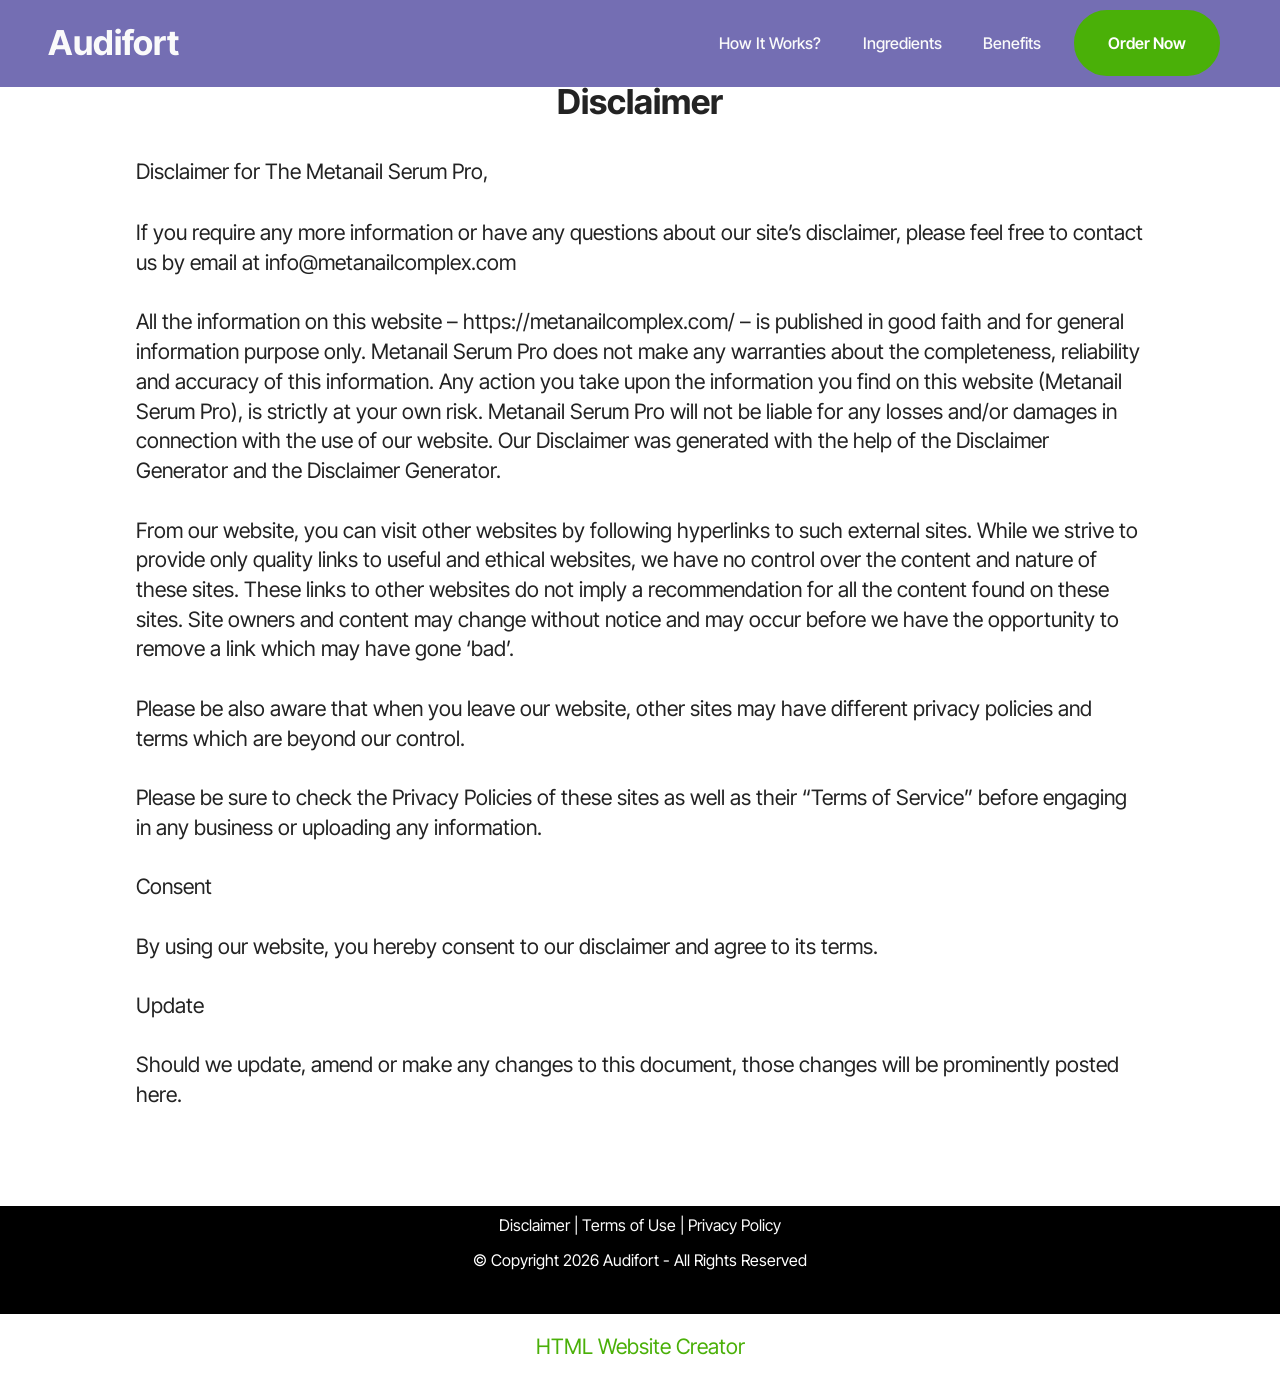
<file: disclaimer.html>
<!DOCTYPE html>
<html  lang="en">
<head>
  <!-- Site made with Mobirise Website Builder v6.1.12, https://mobirise.com -->
  <meta charset="UTF-8">
  <meta http-equiv="X-UA-Compatible" content="IE=edge">
  <meta name="generator" content="Mobirise v6.1.12, mobirise.com">
  <meta name="viewport" content="width=device-width, initial-scale=1, minimum-scale=1">
  <link rel="shortcut icon" href="assets/images/audifort-3-bottles-1.webp" type="image/x-icon">
  <meta name="description" content="Disclaimer">
  
  
  <title>Disclaimer</title>
  <link rel="stylesheet" href="assets/bootstrap/css/bootstrap.min.css">
  <link rel="stylesheet" href="assets/dropdown/css/style.css">
  <link rel="stylesheet" href="assets/socicon/css/styles.css">
  <link rel="stylesheet" href="assets/theme/css/style.css">
  <link rel="preload" href="https://fonts.googleapis.com/css?family=Inter+Tight:100,200,300,400,500,600,700,800,900,100i,200i,300i,400i,500i,600i,700i,800i,900i&display=swap" as="style" onload="this.onload=null;this.rel='stylesheet'">
  <noscript><link rel="stylesheet" href="https://fonts.googleapis.com/css?family=Inter+Tight:100,200,300,400,500,600,700,800,900,100i,200i,300i,400i,500i,600i,700i,800i,900i&display=swap"></noscript>
  <link rel="preload" as="style" href="assets/mobirise/css/mbr-additional.css?v=WCRqMt"><link rel="stylesheet" href="assets/mobirise/css/mbr-additional.css?v=WCRqMt" type="text/css">

  
  
  
</head>
<body>
  
  <section data-bs-version="5.1" class="menu menu2 cid-vvjRE5VQ8q" once="menu" id="menu2-21">
    
    <nav class="navbar navbar-dropdown navbar-expand-lg">
        <div class="container">
            <div class="navbar-brand">
                
                <span class="navbar-caption-wrap"><a class="navbar-caption text-white text-primary display-2" href="https://5324eacoifksboe7-5k2po3k7e.hop.clickbank.net">Audifort<br></a></span>
            </div>
            <button class="navbar-toggler" type="button" data-toggle="collapse" data-bs-toggle="collapse" data-target="#navbarSupportedContent" data-bs-target="#navbarSupportedContent" aria-controls="navbarNavAltMarkup" aria-expanded="false" aria-label="Toggle navigation">
                <div class="hamburger">
                    <span></span>
                    <span></span>
                    <span></span>
                    <span></span>
                </div>
            </button>
            <div class="collapse navbar-collapse" id="navbarSupportedContent">
                <ul class="navbar-nav nav-dropdown" data-app-modern-menu="true"><li class="nav-item"><a class="nav-link link text-white display-4" href="index.html#header3-1m">How It Works?</a></li>
                    <li class="nav-item"><a class="nav-link link text-white display-4" href="index.html#features20-x">
                            Ingredients</a></li>
                    <li class="nav-item"><a class="nav-link link text-white display-4" href="index.html#header3-1n">Benefits</a>
                    </li></ul>
                
                <div class="navbar-buttons mbr-section-btn"><a class="btn btn-primary display-4" href="https://5324eacoifksboe7-5k2po3k7e.hop.clickbank.net">Order Now</a></div>
            </div>
        </div>
    </nav>
</section>

<section data-bs-version="5.1" class="content5 cid-v9iTd79zZ8" id="content5-1t">
    
    <div class="container">
        <div class="row justify-content-center">
            <div class="col-md-12 col-lg-10">
                <h3 class="mbr-section-title mbr-fonts-style mb-4 display-2">
                    <strong>Disclaimer</strong>
                </h3>
                <h4 class="mbr-section-subtitle mbr-fonts-style mb-4 display-7">Disclaimer for The Metanail Serum Pro,</h4>
                <p class="mbr-text mbr-fonts-style display-7">If you require any more information or have any questions about our site’s disclaimer, please feel free to contact us by email at info@metanailcomplex.com<br>
<br>All the information on this website – https://metanailcomplex.com/ – is published in good faith and for general information purpose only. Metanail Serum Pro does not make any warranties about the completeness, reliability and accuracy of this information. Any action you take upon the information you find on this website (Metanail Serum Pro), is strictly at your own risk. Metanail Serum Pro will not be liable for any losses and/or damages in connection with the use of our website. Our Disclaimer was generated with the help of the Disclaimer Generator and the Disclaimer Generator.
<br>
<br>From our website, you can visit other websites by following hyperlinks to such external sites. While we strive to provide only quality links to useful and ethical websites, we have no control over the content and nature of these sites. These links to other websites do not imply a recommendation for all the content found on these sites. Site owners and content may change without notice and may occur before we have the opportunity to remove a link which may have gone ‘bad’.
<br>
<br>Please be also aware that when you leave our website, other sites may have different privacy policies and terms which are beyond our control.
<br>
<br>Please be sure to check the Privacy Policies of these sites as well as their “Terms of Service” before engaging in any business or uploading any information.
<br>
<br>Consent
<br>
<br>By using our website, you hereby consent to our disclaimer and agree to its terms.
<br>
<br>Update
<br>
<br>Should we update, amend or make any changes to this document, those changes will be prominently posted here.</p>
            </div>
        </div>
    </div>
</section>

<section data-bs-version="5.1" class="footer3 cid-uSDDWmb6KM" once="footers" id="footer3-1s">

    

    

    <div class="container">
        <div class="media-container-row align-center mbr-white">
            
            
            <div class="JCB row row-copirayt">
            <p><a href="https://audifortsuppliment.com/page2.html" class="text-white text-primary" target="_blank">Disclaimer </a>|<a href="https://audifortsuppliment.com/page3.html" class="text-white" target="_blank"> Terms of Use</a>&nbsp;| <a href="https://audifortsuppliment.com/page1.html" class="text-white text-primary" target="_blank">Privacy&nbsp;Policy</a></p>
            
            <p class="mbr-text mb-0 mbr-fonts-style mbr-white align-center display-4">© Copyright 2026 Audifort  - All Rights Reserved </p>
                
                
            </div>
        </div>
    </div>
</section><section class="display-7" style="padding: 0;align-items: center;justify-content: center;flex-wrap: wrap;    align-content: center;display: flex;position: relative;height: 4rem;"><a href="https://mobiri.se/4429519" style="flex: 1 1;height: 4rem;position: absolute;width: 100%;z-index: 1;"><img alt="" style="height: 4rem;" src="[data-uri]"></a><p style="margin: 0;text-align: center;" class="display-7">&#8204;</p><a style="z-index:1" href="https://mobirise.com/html-builder.html">HTML Website Creator</a></section><script src="assets/bootstrap/js/bootstrap.bundle.min.js"></script>  <script src="assets/smoothscroll/smooth-scroll.js"></script>  <script src="assets/ytplayer/index.js"></script>  <script src="assets/dropdown/js/navbar-dropdown.js"></script>  <script src="assets/theme/js/script.js"></script>  
  
  
</body>
</html>
</file>
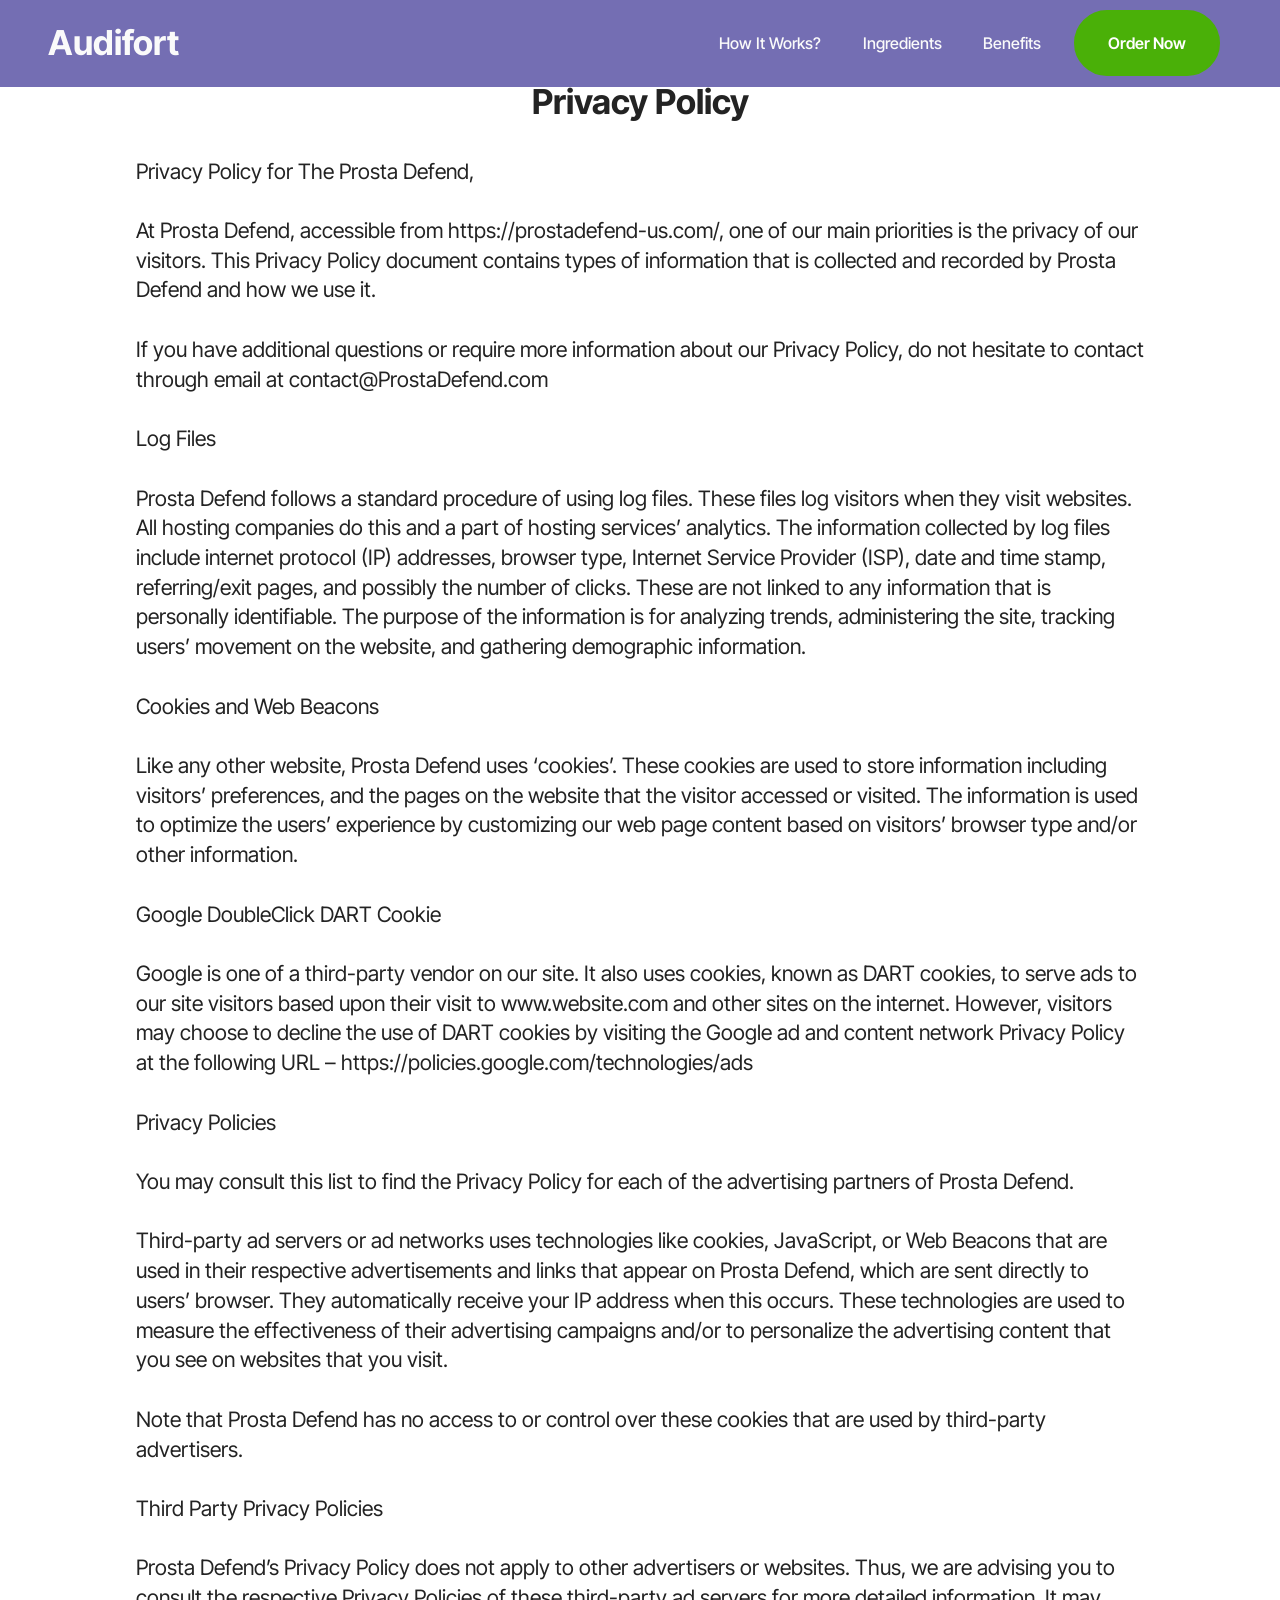
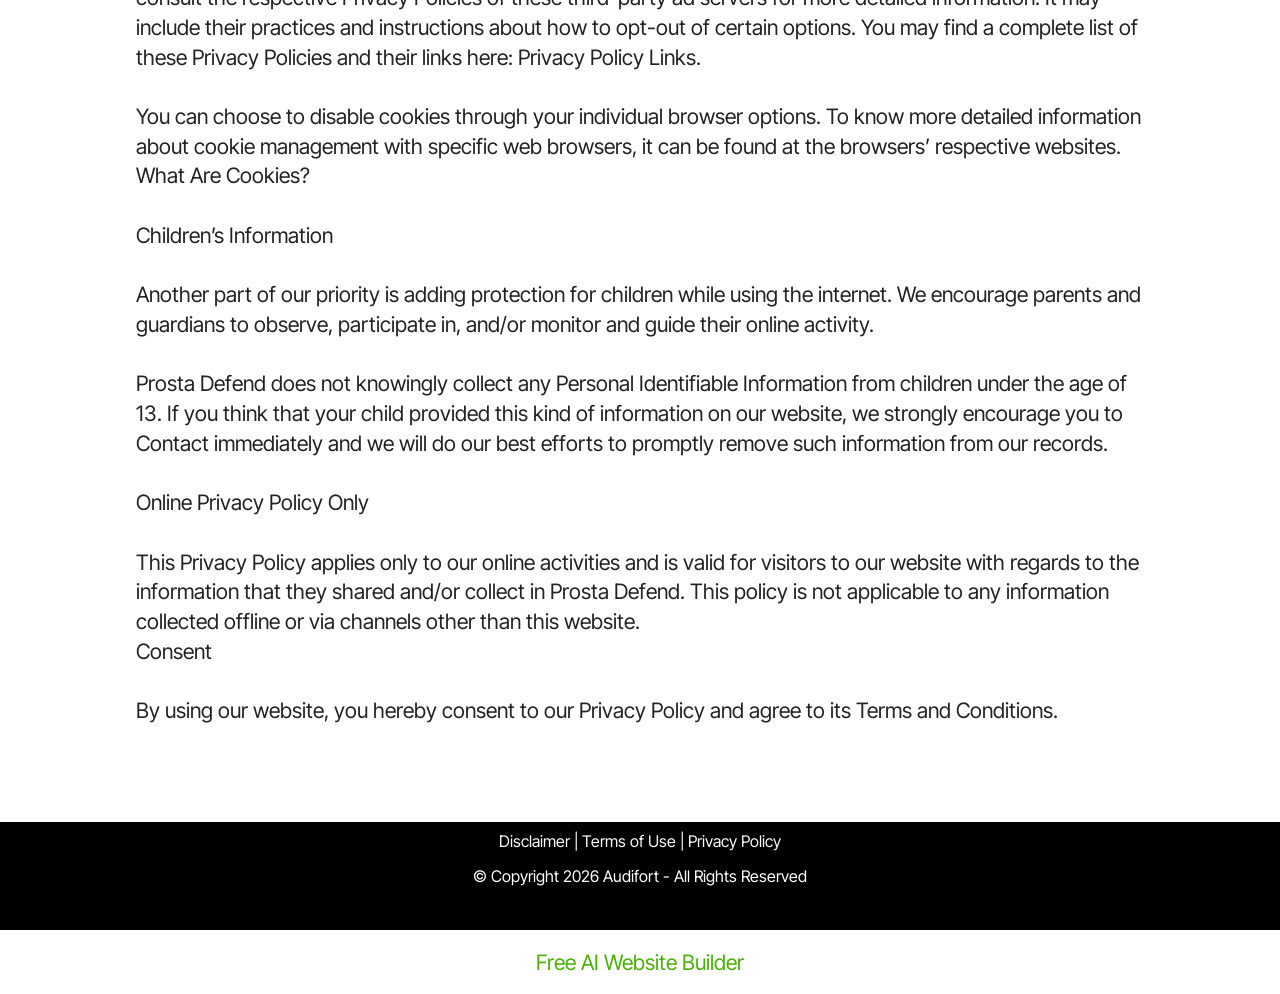
<file: privacy-policy.html>
<!DOCTYPE html>
<html  lang="en">
<head>
  <!-- Site made with Mobirise Website Builder v6.1.12, https://mobirise.com -->
  <meta charset="UTF-8">
  <meta http-equiv="X-UA-Compatible" content="IE=edge">
  <meta name="generator" content="Mobirise v6.1.12, mobirise.com">
  <meta name="viewport" content="width=device-width, initial-scale=1, minimum-scale=1">
  <link rel="shortcut icon" href="assets/images/audifort-3-bottles-1.webp" type="image/x-icon">
  <meta name="description" content="Privacy Policy">
  
  
  <title>Privacy Policy</title>
  <link rel="stylesheet" href="assets/bootstrap/css/bootstrap.min.css">
  <link rel="stylesheet" href="assets/dropdown/css/style.css">
  <link rel="stylesheet" href="assets/socicon/css/styles.css">
  <link rel="stylesheet" href="assets/theme/css/style.css">
  <link rel="preload" href="https://fonts.googleapis.com/css?family=Inter+Tight:100,200,300,400,500,600,700,800,900,100i,200i,300i,400i,500i,600i,700i,800i,900i&display=swap" as="style" onload="this.onload=null;this.rel='stylesheet'">
  <noscript><link rel="stylesheet" href="https://fonts.googleapis.com/css?family=Inter+Tight:100,200,300,400,500,600,700,800,900,100i,200i,300i,400i,500i,600i,700i,800i,900i&display=swap"></noscript>
  <link rel="preload" as="style" href="assets/mobirise/css/mbr-additional.css?v=bFVKfa"><link rel="stylesheet" href="assets/mobirise/css/mbr-additional.css?v=bFVKfa" type="text/css">

  
  
  
</head>
<body>
  
  <section data-bs-version="5.1" class="menu menu2 cid-vvjRE5VQ8q" once="menu" id="menu2-21">
    
    <nav class="navbar navbar-dropdown navbar-expand-lg">
        <div class="container">
            <div class="navbar-brand">
                
                <span class="navbar-caption-wrap"><a class="navbar-caption text-white text-primary display-2" href="https://5324eacoifksboe7-5k2po3k7e.hop.clickbank.net">Audifort<br></a></span>
            </div>
            <button class="navbar-toggler" type="button" data-toggle="collapse" data-bs-toggle="collapse" data-target="#navbarSupportedContent" data-bs-target="#navbarSupportedContent" aria-controls="navbarNavAltMarkup" aria-expanded="false" aria-label="Toggle navigation">
                <div class="hamburger">
                    <span></span>
                    <span></span>
                    <span></span>
                    <span></span>
                </div>
            </button>
            <div class="collapse navbar-collapse" id="navbarSupportedContent">
                <ul class="navbar-nav nav-dropdown" data-app-modern-menu="true"><li class="nav-item"><a class="nav-link link text-white display-4" href="index.html#header3-1m">How It Works?</a></li>
                    <li class="nav-item"><a class="nav-link link text-white display-4" href="index.html#features20-x">
                            Ingredients</a></li>
                    <li class="nav-item"><a class="nav-link link text-white display-4" href="index.html#header3-1n">Benefits</a>
                    </li></ul>
                
                <div class="navbar-buttons mbr-section-btn"><a class="btn btn-primary display-4" href="https://5324eacoifksboe7-5k2po3k7e.hop.clickbank.net">Order Now</a></div>
            </div>
        </div>
    </nav>
</section>

<section data-bs-version="5.1" class="content5 cid-v9iSN8Kppa" id="content5-1r">
    
    <div class="container">
        <div class="row justify-content-center">
            <div class="col-md-12 col-lg-10">
                <h3 class="mbr-section-title mbr-fonts-style mb-4 display-2"><strong>Privacy Policy</strong></h3>
                
                <p class="mbr-text mbr-fonts-style display-7">Privacy Policy for The Prosta Defend,
<br>
<br>At Prosta Defend, accessible from https://prostadefend-us.com/, one of our main priorities is the privacy of our visitors. This Privacy Policy document contains types of information that is collected and recorded by Prosta Defend and how we use it.
<br>
<br>If you have additional questions or require more information about our Privacy Policy, do not hesitate to contact through email at contact@ProstaDefend.com
<br>
<br>Log Files
<br>
<br>Prosta Defend follows a standard procedure of using log files. These files log visitors when they visit websites. All hosting companies do this and a part of hosting services’ analytics. The information collected by log files include internet protocol (IP) addresses, browser type, Internet Service Provider (ISP), date and time stamp, referring/exit pages, and possibly the number of clicks. These are not linked to any information that is personally identifiable. The purpose of the information is for analyzing trends, administering the site, tracking users’ movement on the website, and gathering demographic information.
<br>
<br>Cookies and Web Beacons
<br>
<br>Like any other website, Prosta Defend uses ‘cookies’. These cookies are used to store information including visitors’ preferences, and the pages on the website that the visitor accessed or visited. The information is used to optimize the users’ experience by customizing our web page content based on visitors’ browser type and/or other information.
<br>
<br>Google DoubleClick DART Cookie
<br>
<br>Google is one of a third-party vendor on our site. It also uses cookies, known as DART cookies, to serve ads to our site visitors based upon their visit to www.website.com and other sites on the internet. However, visitors may choose to decline the use of DART cookies by visiting the Google ad and content network Privacy Policy at the following URL – https://policies.google.com/technologies/ads
<br>
<br>Privacy Policies
<br>
<br>You may consult this list to find the Privacy Policy for each of the advertising partners of Prosta Defend.
<br>
<br>Third-party ad servers or ad networks uses technologies like cookies, JavaScript, or Web Beacons that are used in their respective advertisements and links that appear on Prosta Defend, which are sent directly to users’ browser. They automatically receive your IP address when this occurs. These technologies are used to measure the effectiveness of their advertising campaigns and/or to personalize the advertising content that you see on websites that you visit.
<br>
<br>Note that Prosta Defend has no access to or control over these cookies that are used by third-party advertisers.
<br>
<br>Third Party Privacy Policies
<br>
<br>Prosta Defend’s Privacy Policy does not apply to other advertisers or websites. Thus, we are advising you to consult the respective Privacy Policies of these third-party ad servers for more detailed information. It may include their practices and instructions about how to opt-out of certain options. You may find a complete list of these Privacy Policies and their links here: Privacy Policy Links.
<br>
<br>You can choose to disable cookies through your individual browser options. To know more detailed information about cookie management with specific web browsers, it can be found at the browsers’ respective websites. What Are Cookies?
<br>
<br>Children’s Information
<br>
<br>Another part of our priority is adding protection for children while using the internet. We encourage parents and guardians to observe, participate in, and/or monitor and guide their online activity.
<br>
<br>Prosta Defend does not knowingly collect any Personal Identifiable Information from children under the age of 13. If you think that your child provided this kind of information on our website, we strongly encourage you to Contact immediately and we will do our best efforts to promptly remove such information from our records.
<br>
<br>Online Privacy Policy Only
<br>
<br>This Privacy Policy applies only to our online activities and is valid for visitors to our website with regards to the information that they shared and/or collect in Prosta Defend. This policy is not applicable to any information collected offline or via channels other than this website.
<br>Consent
<br>
<br>By using our website, you hereby consent to our Privacy Policy and agree to its Terms and Conditions.</p>
            </div>
        </div>
    </div>
</section>

<section data-bs-version="5.1" class="footer3 cid-uSDDWmb6KM" once="footers" id="footer3-1q">

    

    

    <div class="container">
        <div class="media-container-row align-center mbr-white">
            
            
            <div class="JCB row row-copirayt">
            <p><a href="https://audifortsuppliment.com/page2.html" class="text-white text-primary" target="_blank">Disclaimer </a>|<a href="https://audifortsuppliment.com/page3.html" class="text-white" target="_blank"> Terms of Use</a>&nbsp;| <a href="https://audifortsuppliment.com/page1.html" class="text-white text-primary" target="_blank">Privacy&nbsp;Policy</a></p>
            
            <p class="mbr-text mb-0 mbr-fonts-style mbr-white align-center display-4">© Copyright 2026 Audifort  - All Rights Reserved </p>
                
                
            </div>
        </div>
    </div>
</section><section class="display-7" style="padding: 0;align-items: center;justify-content: center;flex-wrap: wrap;    align-content: center;display: flex;position: relative;height: 4rem;"><a href="https://mobiri.se/4429519" style="flex: 1 1;height: 4rem;position: absolute;width: 100%;z-index: 1;"><img alt="" style="height: 4rem;" src="[data-uri]"></a><p style="margin: 0;text-align: center;" class="display-7">&#8204;</p><a style="z-index:1" href="https://mobirise.com/builder/ai-website-builder.html">Free AI Website Builder</a></section><script src="assets/bootstrap/js/bootstrap.bundle.min.js"></script>  <script src="assets/smoothscroll/smooth-scroll.js"></script>  <script src="assets/ytplayer/index.js"></script>  <script src="assets/dropdown/js/navbar-dropdown.js"></script>  <script src="assets/theme/js/script.js"></script>  
  
  
</body>
</html>
</file>
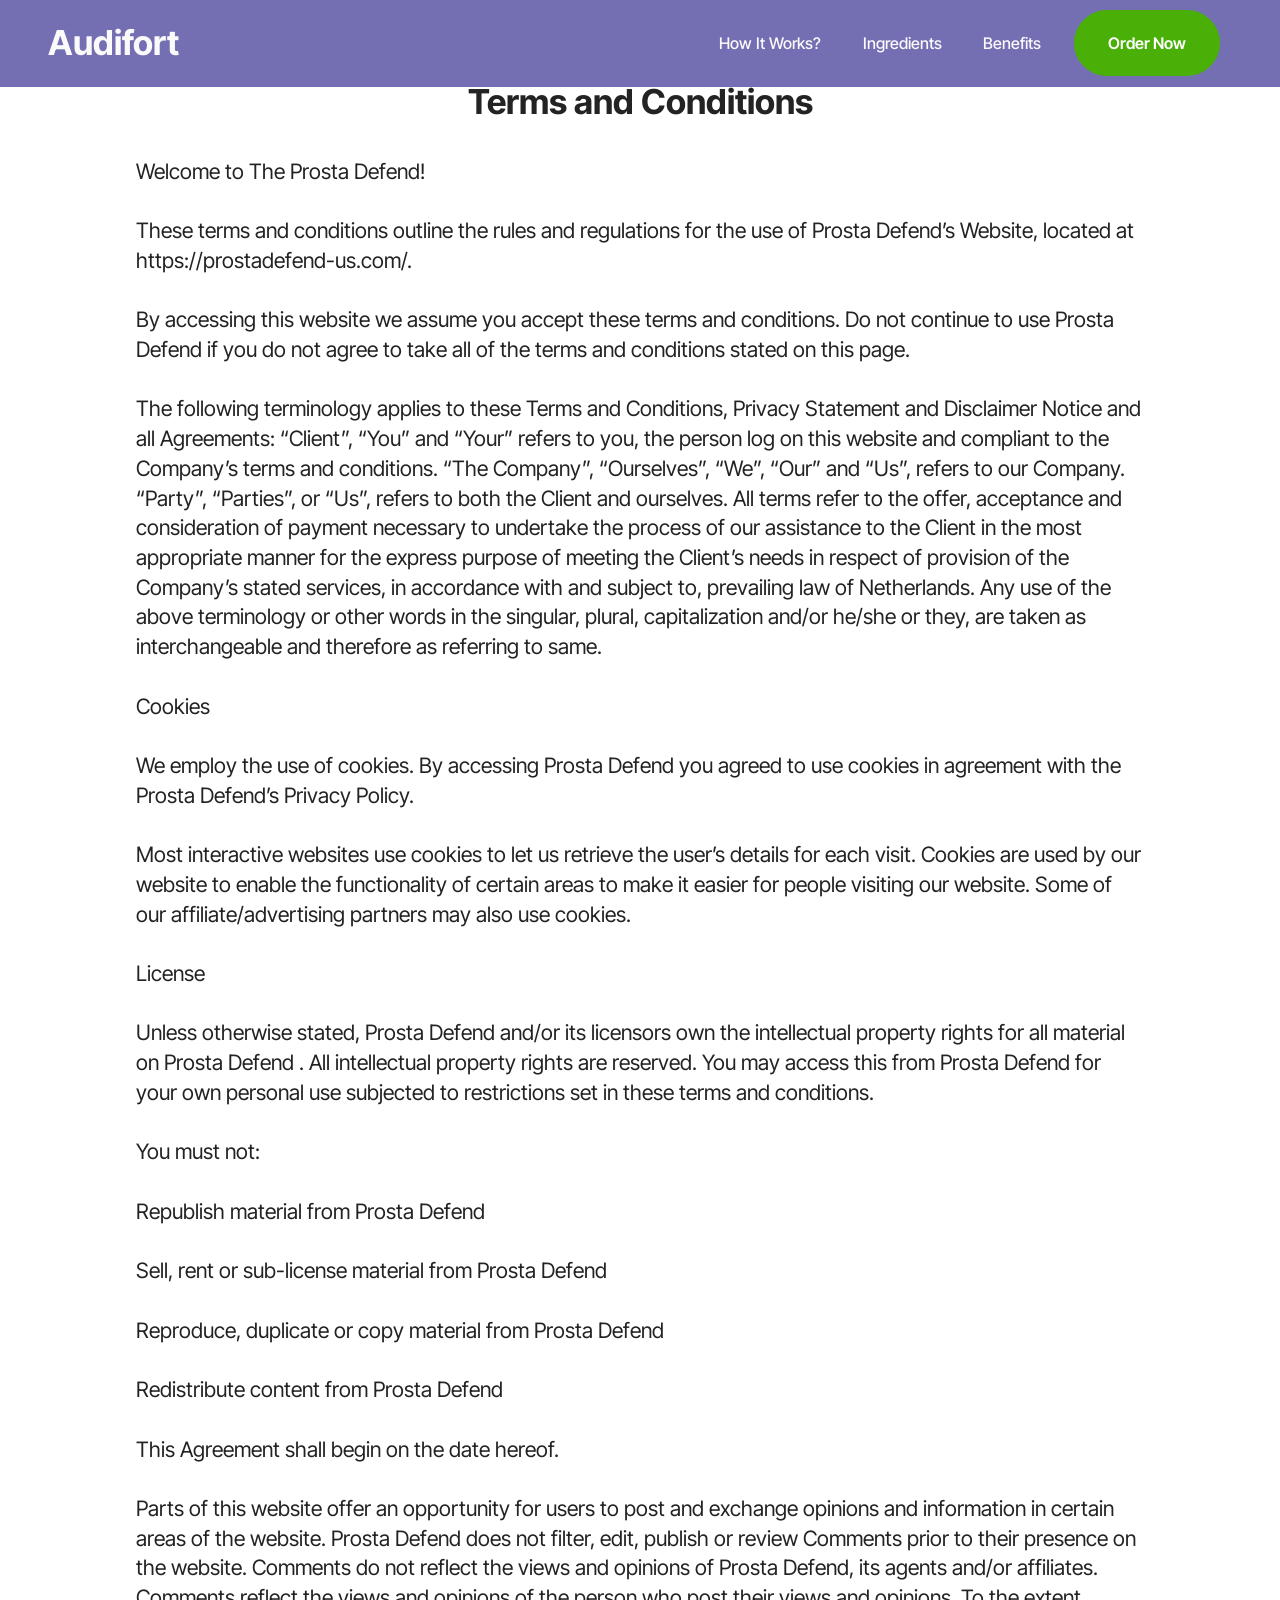
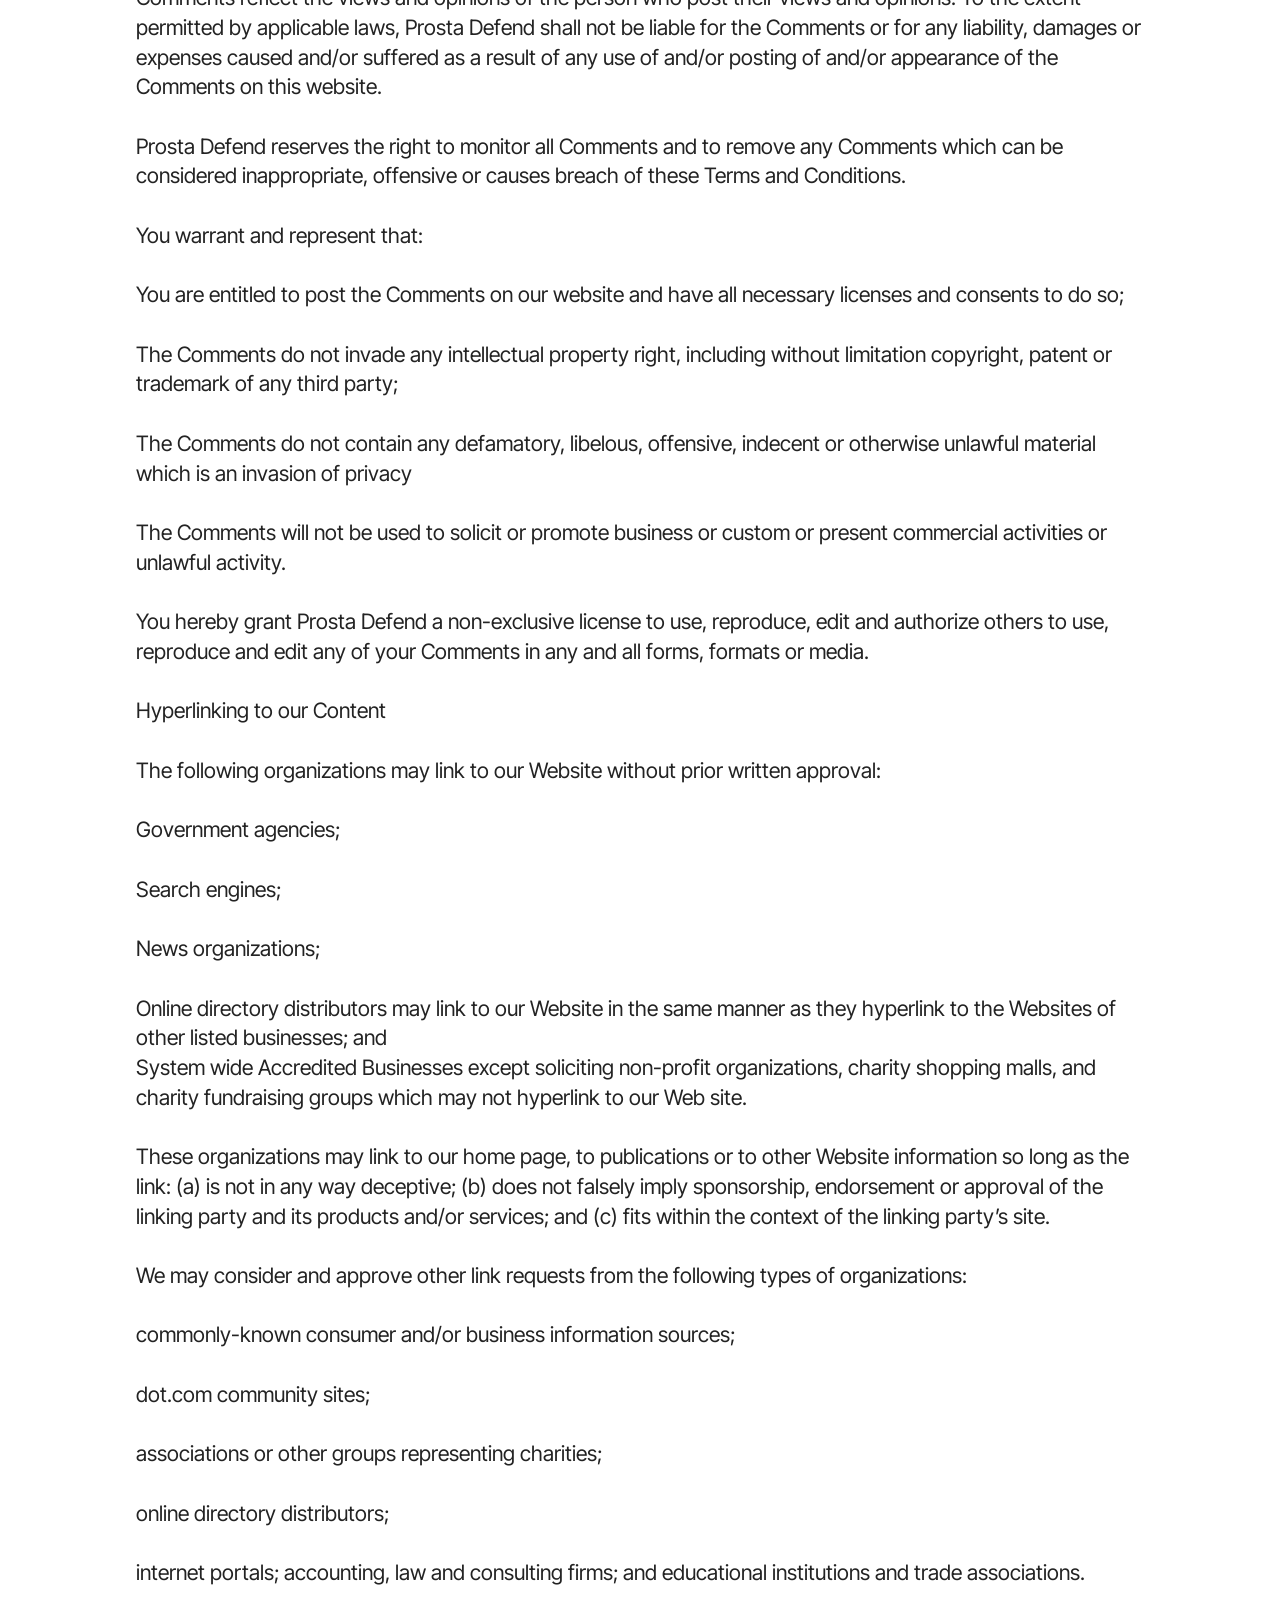
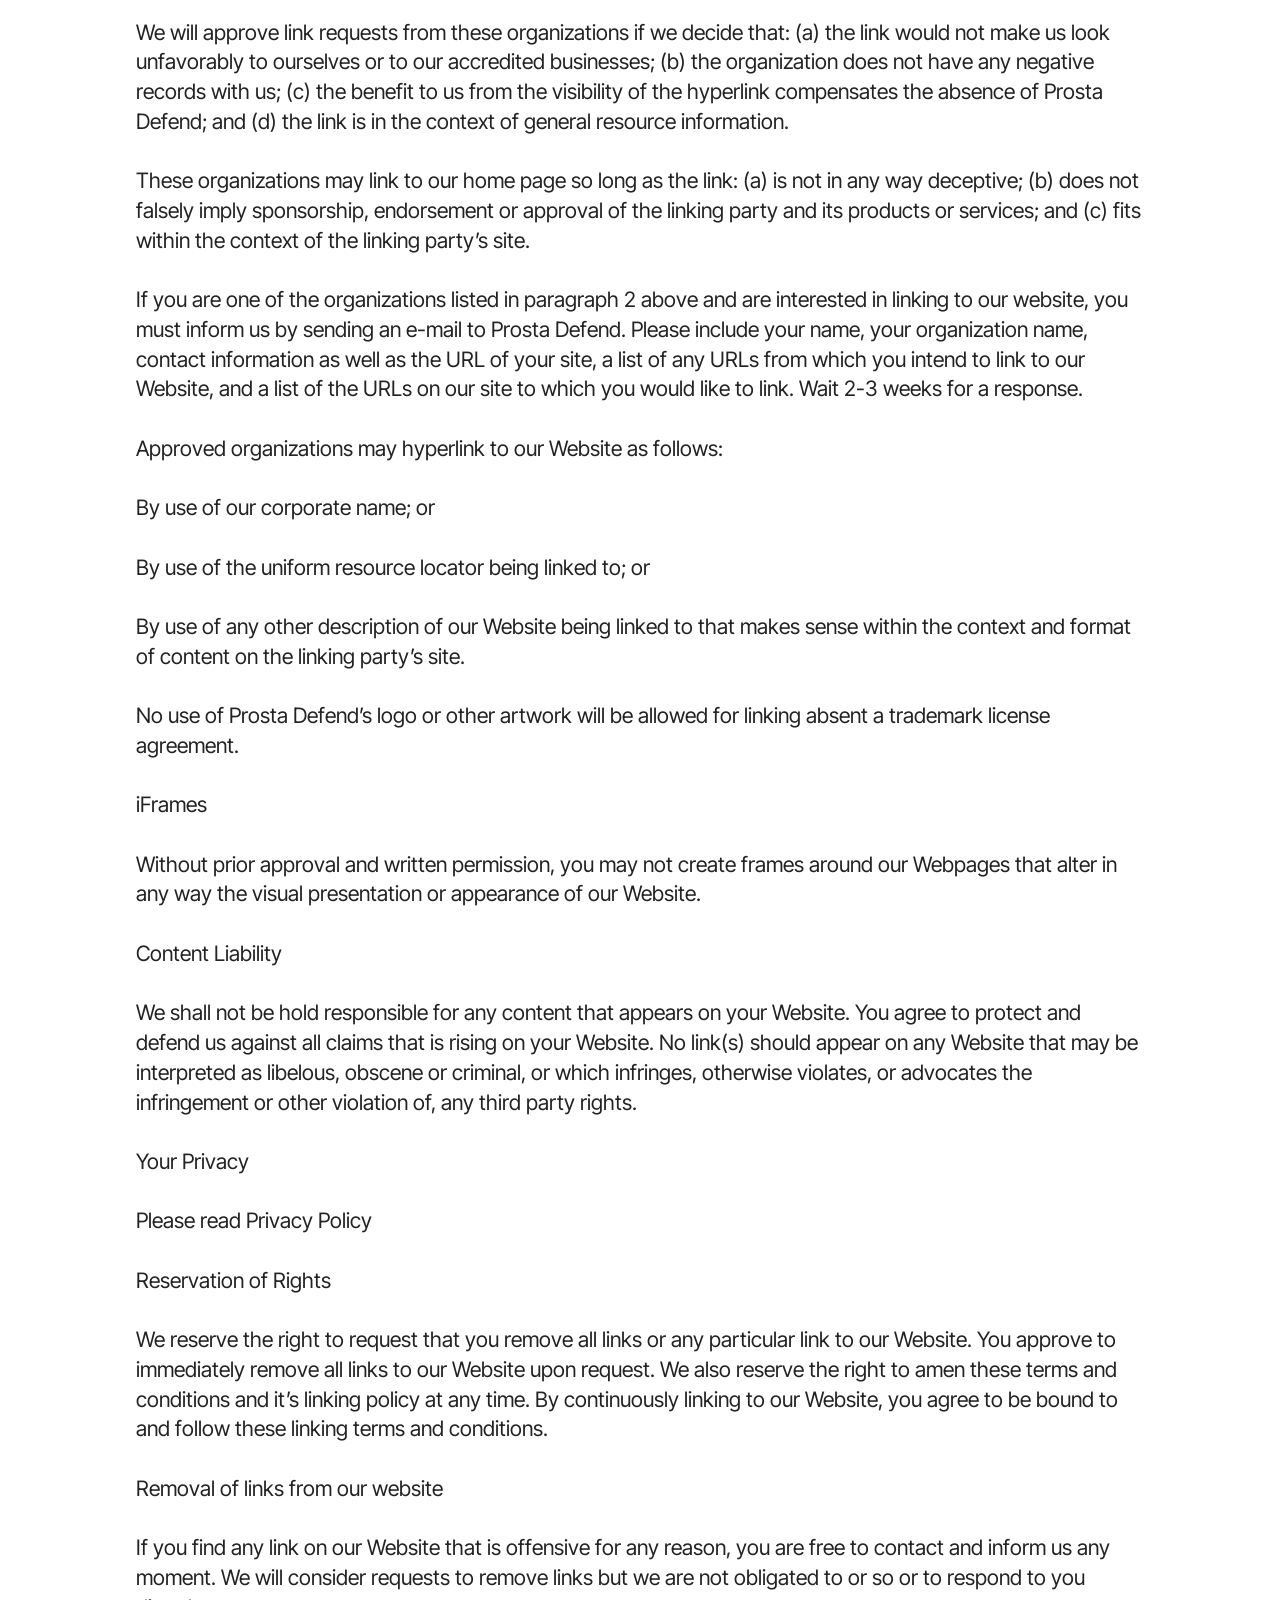
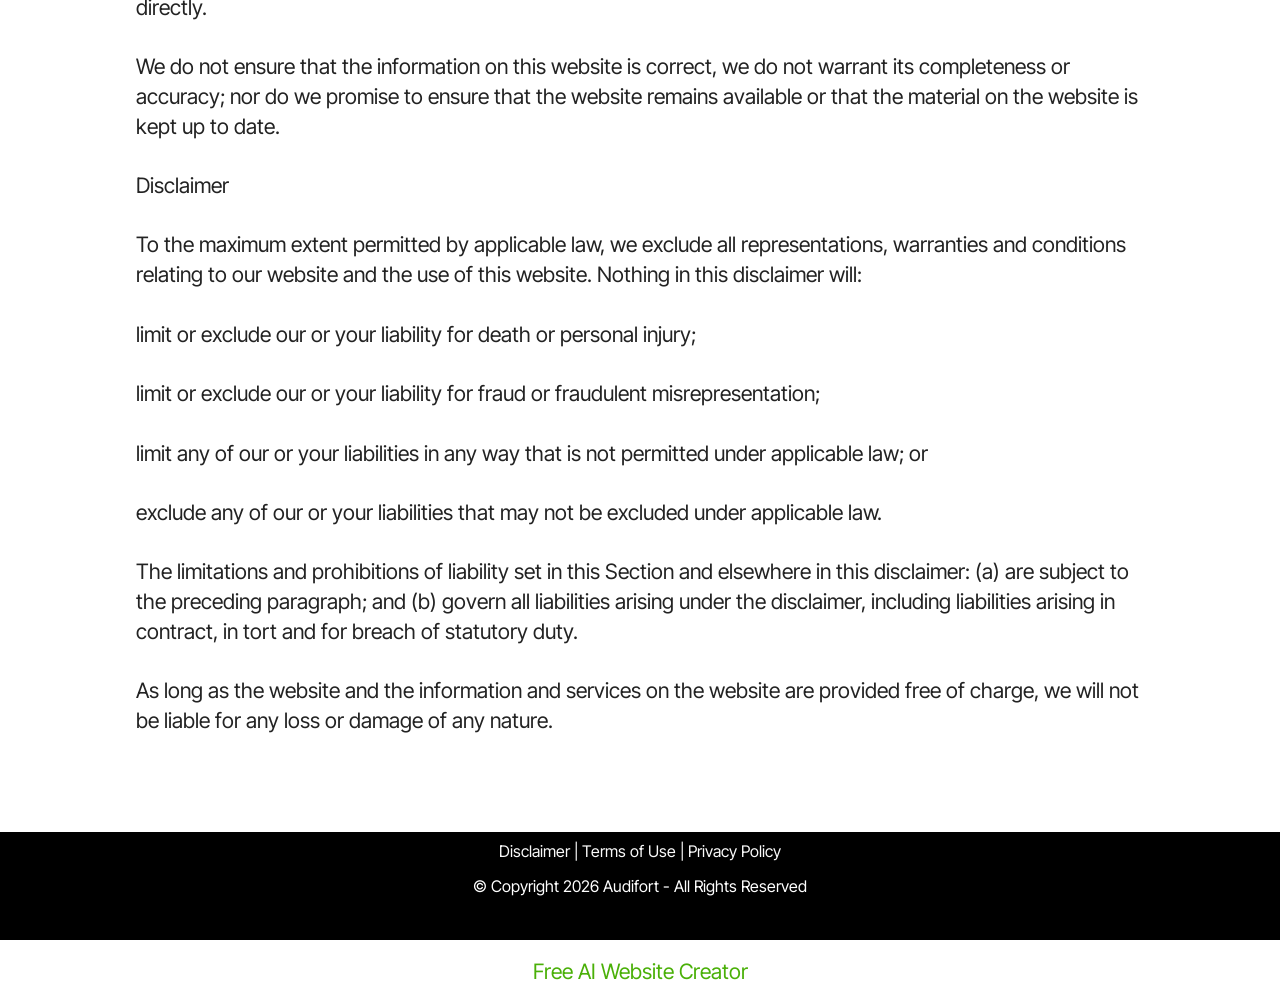
<file: terms.html>
<!DOCTYPE html>
<html  lang="en">
<head>
  <!-- Site made with Mobirise Website Builder v6.1.12, https://mobirise.com -->
  <meta charset="UTF-8">
  <meta http-equiv="X-UA-Compatible" content="IE=edge">
  <meta name="generator" content="Mobirise v6.1.12, mobirise.com">
  <meta name="viewport" content="width=device-width, initial-scale=1, minimum-scale=1">
  <link rel="shortcut icon" href="assets/images/audifort-3-bottles-1.webp" type="image/x-icon">
  <meta name="description" content="Terms and Conditions">
  
  
  <title>Terms and Conditions</title>
  <link rel="stylesheet" href="assets/bootstrap/css/bootstrap.min.css">
  <link rel="stylesheet" href="assets/dropdown/css/style.css">
  <link rel="stylesheet" href="assets/socicon/css/styles.css">
  <link rel="stylesheet" href="assets/theme/css/style.css">
  <link rel="preload" href="https://fonts.googleapis.com/css?family=Inter+Tight:100,200,300,400,500,600,700,800,900,100i,200i,300i,400i,500i,600i,700i,800i,900i&display=swap" as="style" onload="this.onload=null;this.rel='stylesheet'">
  <noscript><link rel="stylesheet" href="https://fonts.googleapis.com/css?family=Inter+Tight:100,200,300,400,500,600,700,800,900,100i,200i,300i,400i,500i,600i,700i,800i,900i&display=swap"></noscript>
  <link rel="preload" as="style" href="assets/mobirise/css/mbr-additional.css?v=tQyHN3"><link rel="stylesheet" href="assets/mobirise/css/mbr-additional.css?v=tQyHN3" type="text/css">

  
  
  
</head>
<body>
  
  <section data-bs-version="5.1" class="menu menu2 cid-vvjRE5VQ8q" once="menu" id="menu2-21">
    
    <nav class="navbar navbar-dropdown navbar-expand-lg">
        <div class="container">
            <div class="navbar-brand">
                
                <span class="navbar-caption-wrap"><a class="navbar-caption text-white text-primary display-2" href="https://5324eacoifksboe7-5k2po3k7e.hop.clickbank.net">Audifort<br></a></span>
            </div>
            <button class="navbar-toggler" type="button" data-toggle="collapse" data-bs-toggle="collapse" data-target="#navbarSupportedContent" data-bs-target="#navbarSupportedContent" aria-controls="navbarNavAltMarkup" aria-expanded="false" aria-label="Toggle navigation">
                <div class="hamburger">
                    <span></span>
                    <span></span>
                    <span></span>
                    <span></span>
                </div>
            </button>
            <div class="collapse navbar-collapse" id="navbarSupportedContent">
                <ul class="navbar-nav nav-dropdown" data-app-modern-menu="true"><li class="nav-item"><a class="nav-link link text-white display-4" href="index.html#header3-1m">How It Works?</a></li>
                    <li class="nav-item"><a class="nav-link link text-white display-4" href="index.html#features20-x">
                            Ingredients</a></li>
                    <li class="nav-item"><a class="nav-link link text-white display-4" href="index.html#header3-1n">Benefits</a>
                    </li></ul>
                
                <div class="navbar-buttons mbr-section-btn"><a class="btn btn-primary display-4" href="https://5324eacoifksboe7-5k2po3k7e.hop.clickbank.net">Order Now</a></div>
            </div>
        </div>
    </nav>
</section>

<section data-bs-version="5.1" class="content5 cid-v9iRNTFE0Z" id="content5-1p">
    
    <div class="container">
        <div class="row justify-content-center">
            <div class="col-md-12 col-lg-10">
                <h3 class="mbr-section-title mbr-fonts-style mb-4 display-2"><strong>Terms and Conditions</strong></h3>
                
                <p class="mbr-text mbr-fonts-style display-7">Welcome to The Prosta Defend!
<br>
<br>These terms and conditions outline the rules and regulations for the use of Prosta Defend’s Website, located at https://prostadefend-us.com/.
<br>
<br>By accessing this website we assume you accept these terms and conditions. Do not continue to use Prosta Defend if you do not agree to take all of the terms and conditions stated on this page.
<br>
<br>The following terminology applies to these Terms and Conditions, Privacy Statement and Disclaimer Notice and all Agreements: “Client”, “You” and “Your” refers to you, the person log on this website and compliant to the Company’s terms and conditions. “The Company”, “Ourselves”, “We”, “Our” and “Us”, refers to our Company. “Party”, “Parties”, or “Us”, refers to both the Client and ourselves. All terms refer to the offer, acceptance and consideration of payment necessary to undertake the process of our assistance to the Client in the most appropriate manner for the express purpose of meeting the Client’s needs in respect of provision of the Company’s stated services, in accordance with and subject to, prevailing law of Netherlands. Any use of the above terminology or other words in the singular, plural, capitalization and/or he/she or they, are taken as interchangeable and therefore as referring to same.
<br>
<br>Cookies
<br>
<br>We employ the use of cookies. By accessing Prosta Defend you agreed to use cookies in agreement with the Prosta Defend’s Privacy Policy.
<br>
<br>Most interactive websites use cookies to let us retrieve the user’s details for each visit. Cookies are used by our website to enable the functionality of certain areas to make it easier for people visiting our website. Some of our affiliate/advertising partners may also use cookies.
<br>
<br>License
<br>
<br>Unless otherwise stated, Prosta Defend and/or its licensors own the intellectual property rights for all material on Prosta Defend . All intellectual property rights are reserved. You may access this from Prosta Defend for your own personal use subjected to restrictions set in these terms and conditions.
<br>
<br>You must not:
<br>
<br>Republish material from Prosta Defend
<br>
<br>Sell, rent or sub-license material from Prosta Defend
<br>
<br>Reproduce, duplicate or copy material from Prosta Defend
<br>
<br>Redistribute content from Prosta Defend
<br>
<br>This Agreement shall begin on the date hereof.
<br>
<br>Parts of this website offer an opportunity for users to post and exchange opinions and information in certain areas of the website. Prosta Defend does not filter, edit, publish or review Comments prior to their presence on the website. Comments do not reflect the views and opinions of Prosta Defend, its agents and/or affiliates. Comments reflect the views and opinions of the person who post their views and opinions. To the extent permitted by applicable laws, Prosta Defend shall not be liable for the Comments or for any liability, damages or expenses caused and/or suffered as a result of any use of and/or posting of and/or appearance of the Comments on this website.
<br>
<br>Prosta Defend reserves the right to monitor all Comments and to remove any Comments which can be considered inappropriate, offensive or causes breach of these Terms and Conditions.
<br>
<br>You warrant and represent that:
<br>
<br>You are entitled to post the Comments on our website and have all necessary licenses and consents to do so;
<br>
<br>The Comments do not invade any intellectual property right, including without limitation copyright, patent or trademark of any third party;
<br>
<br>The Comments do not contain any defamatory, libelous, offensive, indecent or otherwise unlawful material which is an invasion of privacy
<br>
<br>The Comments will not be used to solicit or promote business or custom or present commercial activities or unlawful activity.
<br>
<br>You hereby grant Prosta Defend a non-exclusive license to use, reproduce, edit and authorize others to use, reproduce and edit any of your Comments in any and all forms, formats or media.
<br>
<br>Hyperlinking to our Content
<br>
<br>The following organizations may link to our Website without prior written approval:
<br>
<br>Government agencies;
<br>
<br>Search engines;
<br>
<br>News organizations;
<br>
<br>Online directory distributors may link to our Website in the same manner as they hyperlink to the Websites of other listed businesses; and
<br>System wide Accredited Businesses except soliciting non-profit organizations, charity shopping malls, and charity fundraising groups which may not hyperlink to our Web site.
<br>
<br>These organizations may link to our home page, to publications or to other Website information so long as the link: (a) is not in any way deceptive; (b) does not falsely imply sponsorship, endorsement or approval of the linking party and its products and/or services; and (c) fits within the context of the linking party’s site.
<br>
<br>We may consider and approve other link requests from the following types of organizations:
<br>
<br>commonly-known consumer and/or business information sources;
<br>
<br>dot.com community sites;
<br>
<br>associations or other groups representing charities;
<br>
<br>online directory distributors;
<br>
<br>internet portals; accounting, law and consulting firms; and educational institutions and trade associations.
<br>
<br>We will approve link requests from these organizations if we decide that: (a) the link would not make us look unfavorably to ourselves or to our accredited businesses; (b) the organization does not have any negative records with us; (c) the benefit to us from the visibility of the hyperlink compensates the absence of Prosta Defend; and (d) the link is in the context of general resource information.
<br>
<br>These organizations may link to our home page so long as the link: (a) is not in any way deceptive; (b) does not falsely imply sponsorship, endorsement or approval of the linking party and its products or services; and (c) fits within the context of the linking party’s site.
<br>
<br>If you are one of the organizations listed in paragraph 2 above and are interested in linking to our website, you must inform us by sending an e-mail to Prosta Defend. Please include your name, your organization name, contact information as well as the URL of your site, a list of any URLs from which you intend to link to our Website, and a list of the URLs on our site to which you would like to link. Wait 2-3 weeks for a response.
<br>
<br>Approved organizations may hyperlink to our Website as follows:
<br>
<br>By use of our corporate name; or
<br>
<br>By use of the uniform resource locator being linked to; or
<br>
<br>By use of any other description of our Website being linked to that makes sense within the context and format of content on the linking party’s site.
<br>
<br>No use of Prosta Defend’s logo or other artwork will be allowed for linking absent a trademark license agreement.
<br>
<br>iFrames
<br>
<br>Without prior approval and written permission, you may not create frames around our Webpages that alter in any way the visual presentation or appearance of our Website.
<br>
<br>Content Liability
<br>
<br>We shall not be hold responsible for any content that appears on your Website. You agree to protect and defend us against all claims that is rising on your Website. No link(s) should appear on any Website that may be interpreted as libelous, obscene or criminal, or which infringes, otherwise violates, or advocates the infringement or other violation of, any third party rights.
<br>
<br>Your Privacy
<br>
<br>Please read Privacy Policy
<br>
<br>Reservation of Rights
<br>
<br>We reserve the right to request that you remove all links or any particular link to our Website. You approve to immediately remove all links to our Website upon request. We also reserve the right to amen these terms and conditions and it’s linking policy at any time. By continuously linking to our Website, you agree to be bound to and follow these linking terms and conditions.
<br>
<br>Removal of links from our website
<br>
<br>If you find any link on our Website that is offensive for any reason, you are free to contact and inform us any moment. We will consider requests to remove links but we are not obligated to or so or to respond to you directly.
<br>
<br>We do not ensure that the information on this website is correct, we do not warrant its completeness or accuracy; nor do we promise to ensure that the website remains available or that the material on the website is kept up to date.
<br>
<br>Disclaimer
<br>
<br>To the maximum extent permitted by applicable law, we exclude all representations, warranties and conditions relating to our website and the use of this website. Nothing in this disclaimer will:
<br>
<br>limit or exclude our or your liability for death or personal injury;
<br>
<br>limit or exclude our or your liability for fraud or fraudulent misrepresentation;
<br>
<br>limit any of our or your liabilities in any way that is not permitted under applicable law; or
<br>
<br>exclude any of our or your liabilities that may not be excluded under applicable law.
<br>
<br>The limitations and prohibitions of liability set in this Section and elsewhere in this disclaimer: (a) are subject to the preceding paragraph; and (b) govern all liabilities arising under the disclaimer, including liabilities arising in contract, in tort and for breach of statutory duty.
<br>
<br>As long as the website and the information and services on the website are provided free of charge, we will not be liable for any loss or damage of any nature.</p>
            </div>
        </div>
    </div>
</section>

<section data-bs-version="5.1" class="footer3 cid-uSDDWmb6KM" once="footers" id="footer3-1o">

    

    

    <div class="container">
        <div class="media-container-row align-center mbr-white">
            
            
            <div class="JCB row row-copirayt">
            <p><a href="https://audifortsuppliment.com/page2.html" class="text-white text-primary" target="_blank">Disclaimer </a>|<a href="https://audifortsuppliment.com/page3.html" class="text-white" target="_blank"> Terms of Use</a>&nbsp;| <a href="https://audifortsuppliment.com/page1.html" class="text-white text-primary" target="_blank">Privacy&nbsp;Policy</a></p>
            
            <p class="mbr-text mb-0 mbr-fonts-style mbr-white align-center display-4">© Copyright 2026 Audifort  - All Rights Reserved </p>
                
                
            </div>
        </div>
    </div>
</section><section class="display-7" style="padding: 0;align-items: center;justify-content: center;flex-wrap: wrap;    align-content: center;display: flex;position: relative;height: 4rem;"><a href="https://mobiri.se/4429519" style="flex: 1 1;height: 4rem;position: absolute;width: 100%;z-index: 1;"><img alt="" style="height: 4rem;" src="[data-uri]"></a><p style="margin: 0;text-align: center;" class="display-7">&#8204;</p><a style="z-index:1" href="https://mobirise.com/builder/ai-website-creator.html">Free AI Website Creator</a></section><script src="assets/bootstrap/js/bootstrap.bundle.min.js"></script>  <script src="assets/smoothscroll/smooth-scroll.js"></script>  <script src="assets/ytplayer/index.js"></script>  <script src="assets/dropdown/js/navbar-dropdown.js"></script>  <script src="assets/theme/js/script.js"></script>  
  
  
</body>
</html>
</file>
<file: assets/web/assets/mobirise-icons2/mobirise2.css>
@font-face {
  font-family: 'Moririse2';
  font-display: swap;
  src:  url('mobirise2.eot?f2bix4');
  src:  url('mobirise2.eot?f2bix4#iefix') format('embedded-opentype'),
    url('mobirise2.woff2?f2bix4') format('woff2'),
    url('mobirise2.woff?f2bix4') format('woff'),
    url('mobirise2.ttf?f2bix4') format('truetype'),
    url('mobirise2.svg?f2bix4#mobirise2') format('svg');
  font-weight: normal;
  font-style: normal;
}

[class^="mobi-"], [class*=" mobi-"] {
  /* use !important to prevent issues with browser extensions that change fonts */
  font-family: 'Moririse2' !important;
  speak: none;
  font-style: normal;
  font-weight: normal;
  font-variant: normal;
  text-transform: none;
  line-height: 1;

  /* Better Font Rendering =========== */
  -webkit-font-smoothing: antialiased;
  -moz-osx-font-smoothing: grayscale;
}

.mobi-mbri-add-submenu:before {
  content: "\e900";
}
.mobi-mbri-alert:before {
  content: "\e901";
}
.mobi-mbri-align-center:before {
  content: "\e902";
}
.mobi-mbri-align-justify:before {
  content: "\e903";
}
.mobi-mbri-align-left:before {
  content: "\e904";
}
.mobi-mbri-align-right:before {
  content: "\e905";
}
.mobi-mbri-android:before {
  content: "\e906";
}
.mobi-mbri-apple:before {
  content: "\e907";
}
.mobi-mbri-arrow-down:before {
  content: "\e908";
}
.mobi-mbri-arrow-next:before {
  content: "\e909";
}
.mobi-mbri-arrow-prev:before {
  content: "\e90a";
}
.mobi-mbri-arrow-up:before {
  content: "\e90b";
}
.mobi-mbri-bold:before {
  content: "\e90c";
}
.mobi-mbri-bookmark:before {
  content: "\e90d";
}
.mobi-mbri-bootstrap:before {
  content: "\e90e";
}
.mobi-mbri-briefcase:before {
  content: "\e90f";
}
.mobi-mbri-browse:before {
  content: "\e910";
}
.mobi-mbri-bulleted-list:before {
  content: "\e911";
}
.mobi-mbri-calendar:before {
  content: "\e912";
}
.mobi-mbri-camera:before {
  content: "\e913";
}
.mobi-mbri-cart-add:before {
  content: "\e914";
}
.mobi-mbri-cart-full:before {
  content: "\e915";
}
.mobi-mbri-cash:before {
  content: "\e916";
}
.mobi-mbri-change-style:before {
  content: "\e917";
}
.mobi-mbri-chat:before {
  content: "\e918";
}
.mobi-mbri-clock:before {
  content: "\e919";
}
.mobi-mbri-close:before {
  content: "\e91a";
}
.mobi-mbri-cloud:before {
  content: "\e91b";
}
.mobi-mbri-code:before {
  content: "\e91c";
}
.mobi-mbri-contact-form:before {
  content: "\e91d";
}
.mobi-mbri-credit-card:before {
  content: "\e91e";
}
.mobi-mbri-cursor-click:before {
  content: "\e91f";
}
.mobi-mbri-cust-feedback:before {
  content: "\e920";
}
.mobi-mbri-database:before {
  content: "\e921";
}
.mobi-mbri-delivery:before {
  content: "\e922";
}
.mobi-mbri-desktop:before {
  content: "\e923";
}
.mobi-mbri-devices:before {
  content: "\e924";
}
.mobi-mbri-down:before {
  content: "\e925";
}
.mobi-mbri-download-2:before {
  content: "\e926";
}
.mobi-mbri-download:before {
  content: "\e927";
}
.mobi-mbri-drag-n-drop-2:before {
  content: "\e928";
}
.mobi-mbri-drag-n-drop:before {
  content: "\e929";
}
.mobi-mbri-edit-2:before {
  content: "\e92a";
}
.mobi-mbri-edit:before {
  content: "\e92b";
}
.mobi-mbri-error:before {
  content: "\e92c";
}
.mobi-mbri-extension:before {
  content: "\e92d";
}
.mobi-mbri-features:before {
  content: "\e92e";
}
.mobi-mbri-file:before {
  content: "\e92f";
}
.mobi-mbri-flag:before {
  content: "\e930";
}
.mobi-mbri-folder:before {
  content: "\e931";
}
.mobi-mbri-gift:before {
  content: "\e932";
}
.mobi-mbri-github:before {
  content: "\e933";
}
.mobi-mbri-globe-2:before {
  content: "\e934";
}
.mobi-mbri-globe:before {
  content: "\e935";
}
.mobi-mbri-growing-chart:before {
  content: "\e936";
}
.mobi-mbri-hearth:before {
  content: "\e937";
}
.mobi-mbri-help:before {
  content: "\e938";
}
.mobi-mbri-home:before {
  content: "\e939";
}
.mobi-mbri-hot-cup:before {
  content: "\e93a";
}
.mobi-mbri-idea:before {
  content: "\e93b";
}
.mobi-mbri-image-gallery:before {
  content: "\e93c";
}
.mobi-mbri-image-slider:before {
  content: "\e93d";
}
.mobi-mbri-info:before {
  content: "\e93e";
}
.mobi-mbri-italic:before {
  content: "\e93f";
}
.mobi-mbri-key:before {
  content: "\e940";
}
.mobi-mbri-laptop:before {
  content: "\e941";
}
.mobi-mbri-layers:before {
  content: "\e942";
}
.mobi-mbri-left-right:before {
  content: "\e943";
}
.mobi-mbri-left:before {
  content: "\e944";
}
.mobi-mbri-letter:before {
  content: "\e945";
}
.mobi-mbri-like:before {
  content: "\e946";
}
.mobi-mbri-link:before {
  content: "\e947";
}
.mobi-mbri-lock:before {
  content: "\e948";
}
.mobi-mbri-login:before {
  content: "\e949";
}
.mobi-mbri-logout:before {
  content: "\e94a";
}
.mobi-mbri-magic-stick:before {
  content: "\e94b";
}
.mobi-mbri-map-pin:before {
  content: "\e94c";
}
.mobi-mbri-menu:before {
  content: "\e94d";
}
.mobi-mbri-mobile-2:before {
  content: "\e94e";
}
.mobi-mbri-mobile-horizontal:before {
  content: "\e94f";
}
.mobi-mbri-mobile:before {
  content: "\e950";
}
.mobi-mbri-mobirise:before {
  content: "\e951";
}
.mobi-mbri-more-horizontal:before {
  content: "\e952";
}
.mobi-mbri-more-vertical:before {
  content: "\e953";
}
.mobi-mbri-music:before {
  content: "\e954";
}
.mobi-mbri-new-file:before {
  content: "\e955";
}
.mobi-mbri-numbered-list:before {
  content: "\e956";
}
.mobi-mbri-opened-folder:before {
  content: "\e957";
}
.mobi-mbri-pages:before {
  content: "\e958";
}
.mobi-mbri-paper-plane:before {
  content: "\e959";
}
.mobi-mbri-paperclip:before {
  content: "\e95a";
}
.mobi-mbri-phone:before {
  content: "\e95b";
}
.mobi-mbri-photo:before {
  content: "\e95c";
}
.mobi-mbri-photos:before {
  content: "\e95d";
}
.mobi-mbri-pin:before {
  content: "\e95e";
}
.mobi-mbri-play:before {
  content: "\e95f";
}
.mobi-mbri-plus:before {
  content: "\e960";
}
.mobi-mbri-preview:before {
  content: "\e961";
}
.mobi-mbri-print:before {
  content: "\e962";
}
.mobi-mbri-protect:before {
  content: "\e963";
}
.mobi-mbri-question:before {
  content: "\e964";
}
.mobi-mbri-quote-left:before {
  content: "\e965";
}
.mobi-mbri-quote-right:before {
  content: "\e966";
}
.mobi-mbri-redo:before {
  content: "\e967";
}
.mobi-mbri-refresh:before {
  content: "\e968";
}
.mobi-mbri-responsive-2:before {
  content: "\e969";
}
.mobi-mbri-responsive:before {
  content: "\e96a";
}
.mobi-mbri-right:before {
  content: "\e96b";
}
.mobi-mbri-rocket:before {
  content: "\e96c";
}
.mobi-mbri-sad-face:before {
  content: "\e96d";
}
.mobi-mbri-sale:before {
  content: "\e96e";
}
.mobi-mbri-save:before {
  content: "\e96f";
}
.mobi-mbri-search:before {
  content: "\e970";
}
.mobi-mbri-setting-2:before {
  content: "\e971";
}
.mobi-mbri-setting-3:before {
  content: "\e972";
}
.mobi-mbri-setting:before {
  content: "\e973";
}
.mobi-mbri-share:before {
  content: "\e974";
}
.mobi-mbri-shopping-bag:before {
  content: "\e975";
}
.mobi-mbri-shopping-basket:before {
  content: "\e976";
}
.mobi-mbri-shopping-cart:before {
  content: "\e977";
}
.mobi-mbri-sites:before {
  content: "\e978";
}
.mobi-mbri-smile-face:before {
  content: "\e979";
}
.mobi-mbri-speed:before {
  content: "\e97a";
}
.mobi-mbri-star:before {
  content: "\e97b";
}
.mobi-mbri-success:before {
  content: "\e97c";
}
.mobi-mbri-sun:before {
  content: "\e97d";
}
.mobi-mbri-sun2:before {
  content: "\e97e";
}
.mobi-mbri-tablet-vertical:before {
  content: "\e97f";
}
.mobi-mbri-tablet:before {
  content: "\e980";
}
.mobi-mbri-target:before {
  content: "\e981";
}
.mobi-mbri-timer:before {
  content: "\e982";
}
.mobi-mbri-to-ftp:before {
  content: "\e983";
}
.mobi-mbri-to-local-drive:before {
  content: "\e984";
}
.mobi-mbri-touch-swipe:before {
  content: "\e985";
}
.mobi-mbri-touch:before {
  content: "\e986";
}
.mobi-mbri-trash:before {
  content: "\e987";
}
.mobi-mbri-underline:before {
  content: "\e988";
}
.mobi-mbri-undo:before {
  content: "\e989";
}
.mobi-mbri-unlink:before {
  content: "\e98a";
}
.mobi-mbri-unlock:before {
  content: "\e98b";
}
.mobi-mbri-up-down:before {
  content: "\e98c";
}
.mobi-mbri-up:before {
  content: "\e98d";
}
.mobi-mbri-update:before {
  content: "\e98e";
}
.mobi-mbri-upload-2:before {
  content: "\e98f";
}
.mobi-mbri-upload:before {
  content: "\e990";
}
.mobi-mbri-user-2:before {
  content: "\e991";
}
.mobi-mbri-user:before {
  content: "\e992";
}
.mobi-mbri-users:before {
  content: "\e993";
}
.mobi-mbri-video-play:before {
  content: "\e994";
}
.mobi-mbri-video:before {
  content: "\e995";
}
.mobi-mbri-watch:before {
  content: "\e996";
}
.mobi-mbri-website-theme-2:before {
  content: "\e997";
}
.mobi-mbri-website-theme:before {
  content: "\e998";
}
.mobi-mbri-wifi:before {
  content: "\e999";
}
.mobi-mbri-windows:before {
  content: "\e99a";
}
.mobi-mbri-zoom-in:before {
  content: "\e99b";
}
.mobi-mbri-zoom-out:before {
  content: "\e99c";
}
</file>
<file: assets/web/assets/mobirise-icons/mobirise-icons.css>
@font-face {
  font-family: 'MobiriseIcons';
  src:  url('mobirise-icons.eot?spat4u');
  src:  url('mobirise-icons.eot?spat4u#iefix') format('embedded-opentype'),
    url('mobirise-icons.woff2?spat4u') format('woff2'),
    url('mobirise-icons.woff?spat4u') format('woff'),
    url('mobirise-icons.ttf?spat4u') format('truetype'),
    url('mobirise-icons.svg?spat4u#MobiriseIcons') format('svg');
  font-weight: normal;
  font-style: normal;
  font-display: swap;
}

[class^="mbri-"], [class*=" mbri-"] {
  /* use !important to prevent issues with browser extensions that change fonts */
  font-family: MobiriseIcons !important;
  speak: none;
  font-style: normal;
  font-weight: normal;
  font-variant: normal;
  text-transform: none;
  line-height: 1;

  /* Better Font Rendering =========== */
  -webkit-font-smoothing: antialiased;
  -moz-osx-font-smoothing: grayscale;
}

.mbri-add-submenu:before {
  content: "\e900";
}
.mbri-alert:before {
  content: "\e901";
}
.mbri-align-center:before {
  content: "\e902";
}
.mbri-align-justify:before {
  content: "\e903";
}
.mbri-align-left:before {
  content: "\e904";
}
.mbri-align-right:before {
  content: "\e905";
}
.mbri-android:before {
  content: "\e906";
}
.mbri-apple:before {
  content: "\e907";
}
.mbri-arrow-down:before {
  content: "\e908";
}
.mbri-arrow-next:before {
  content: "\e909";
}
.mbri-arrow-prev:before {
  content: "\e90a";
}
.mbri-arrow-up:before {
  content: "\e90b";
}
.mbri-bold:before {
  content: "\e90c";
}
.mbri-bookmark:before {
  content: "\e90d";
}
.mbri-bootstrap:before {
  content: "\e90e";
}
.mbri-briefcase:before {
  content: "\e90f";
}
.mbri-browse:before {
  content: "\e910";
}
.mbri-bulleted-list:before {
  content: "\e911";
}
.mbri-calendar:before {
  content: "\e912";
}
.mbri-camera:before {
  content: "\e913";
}
.mbri-cart-add:before {
  content: "\e914";
}
.mbri-cart-full:before {
  content: "\e915";
}
.mbri-cash:before {
  content: "\e916";
}
.mbri-change-style:before {
  content: "\e917";
}
.mbri-chat:before {
  content: "\e918";
}
.mbri-clock:before {
  content: "\e919";
}
.mbri-close:before {
  content: "\e91a";
}
.mbri-cloud:before {
  content: "\e91b";
}
.mbri-code:before {
  content: "\e91c";
}
.mbri-contact-form:before {
  content: "\e91d";
}
.mbri-credit-card:before {
  content: "\e91e";
}
.mbri-cursor-click:before {
  content: "\e91f";
}
.mbri-cust-feedback:before {
  content: "\e920";
}
.mbri-database:before {
  content: "\e921";
}
.mbri-delivery:before {
  content: "\e922";
}
.mbri-desktop:before {
  content: "\e923";
}
.mbri-devices:before {
  content: "\e924";
}
.mbri-down:before {
  content: "\e925";
}
.mbri-download:before {
  content: "\e989";
}
.mbri-drag-n-drop:before {
  content: "\e927";
}
.mbri-drag-n-drop2:before {
  content: "\e928";
}
.mbri-edit:before {
  content: "\e929";
}
.mbri-edit2:before {
  content: "\e92a";
}
.mbri-error:before {
  content: "\e92b";
}
.mbri-extension:before {
  content: "\e92c";
}
.mbri-features:before {
  content: "\e92d";
}
.mbri-file:before {
  content: "\e92e";
}
.mbri-flag:before {
  content: "\e92f";
}
.mbri-folder:before {
  content: "\e930";
}
.mbri-gift:before {
  content: "\e931";
}
.mbri-github:before {
  content: "\e932";
}
.mbri-globe:before {
  content: "\e933";
}
.mbri-globe-2:before {
  content: "\e934";
}
.mbri-growing-chart:before {
  content: "\e935";
}
.mbri-hearth:before {
  content: "\e936";
}
.mbri-help:before {
  content: "\e937";
}
.mbri-home:before {
  content: "\e938";
}
.mbri-hot-cup:before {
  content: "\e939";
}
.mbri-idea:before {
  content: "\e93a";
}
.mbri-image-gallery:before {
  content: "\e93b";
}
.mbri-image-slider:before {
  content: "\e93c";
}
.mbri-info:before {
  content: "\e93d";
}
.mbri-italic:before {
  content: "\e93e";
}
.mbri-key:before {
  content: "\e93f";
}
.mbri-laptop:before {
  content: "\e940";
}
.mbri-layers:before {
  content: "\e941";
}
.mbri-left-right:before {
  content: "\e942";
}
.mbri-left:before {
  content: "\e943";
}
.mbri-letter:before {
  content: "\e944";
}
.mbri-like:before {
  content: "\e945";
}
.mbri-link:before {
  content: "\e946";
}
.mbri-lock:before {
  content: "\e947";
}
.mbri-login:before {
  content: "\e948";
}
.mbri-logout:before {
  content: "\e949";
}
.mbri-magic-stick:before {
  content: "\e94a";
}
.mbri-map-pin:before {
  content: "\e94b";
}
.mbri-menu:before {
  content: "\e94c";
}
.mbri-mobile:before {
  content: "\e94d";
}
.mbri-mobile2:before {
  content: "\e94e";
}
.mbri-mobirise:before {
  content: "\e94f";
}
.mbri-more-horizontal:before {
  content: "\e950";
}
.mbri-more-vertical:before {
  content: "\e951";
}
.mbri-music:before {
  content: "\e952";
}
.mbri-new-file:before {
  content: "\e953";
}
.mbri-numbered-list:before {
  content: "\e954";
}
.mbri-opened-folder:before {
  content: "\e955";
}
.mbri-pages:before {
  content: "\e956";
}
.mbri-paper-plane:before {
  content: "\e957";
}
.mbri-paperclip:before {
  content: "\e958";
}
.mbri-photo:before {
  content: "\e959";
}
.mbri-photos:before {
  content: "\e95a";
}
.mbri-pin:before {
  content: "\e95b";
}
.mbri-play:before {
  content: "\e95c";
}
.mbri-plus:before {
  content: "\e95d";
}
.mbri-preview:before {
  content: "\e95e";
}
.mbri-print:before {
  content: "\e95f";
}
.mbri-protect:before {
  content: "\e960";
}
.mbri-question:before {
  content: "\e961";
}
.mbri-quote-left:before {
  content: "\e962";
}
.mbri-quote-right:before {
  content: "\e963";
}
.mbri-refresh:before {
  content: "\e964";
}
.mbri-responsive:before {
  content: "\e965";
}
.mbri-right:before {
  content: "\e966";
}
.mbri-rocket:before {
  content: "\e967";
}
.mbri-sad-face:before {
  content: "\e968";
}
.mbri-sale:before {
  content: "\e969";
}
.mbri-save:before {
  content: "\e96a";
}
.mbri-search:before {
  content: "\e96b";
}
.mbri-setting:before {
  content: "\e96c";
}
.mbri-setting2:before {
  content: "\e96d";
}
.mbri-setting3:before {
  content: "\e96e";
}
.mbri-share:before {
  content: "\e96f";
}
.mbri-shopping-bag:before {
  content: "\e970";
}
.mbri-shopping-basket:before {
  content: "\e971";
}
.mbri-shopping-cart:before {
  content: "\e972";
}
.mbri-sites:before {
  content: "\e973";
}
.mbri-smile-face:before {
  content: "\e974";
}
.mbri-speed:before {
  content: "\e975";
}
.mbri-star:before {
  content: "\e976";
}
.mbri-success:before {
  content: "\e977";
}
.mbri-sun:before {
  content: "\e978";
}
.mbri-sun2:before {
  content: "\e979";
}
.mbri-tablet:before {
  content: "\e97a";
}
.mbri-tablet-vertical:before {
  content: "\e97b";
}
.mbri-target:before {
  content: "\e97c";
}
.mbri-timer:before {
  content: "\e97d";
}
.mbri-to-ftp:before {
  content: "\e97e";
}
.mbri-to-local-drive:before {
  content: "\e97f";
}
.mbri-touch-swipe:before {
  content: "\e980";
}
.mbri-touch:before {
  content: "\e981";
}
.mbri-trash:before {
  content: "\e982";
}
.mbri-underline:before {
  content: "\e983";
}
.mbri-unlink:before {
  content: "\e984";
}
.mbri-unlock:before {
  content: "\e985";
}
.mbri-up-down:before {
  content: "\e986";
}
.mbri-up:before {
  content: "\e987";
}
.mbri-update:before {
  content: "\e988";
}
.mbri-upload:before {
 content: "\e926"; 
}
.mbri-user:before {
  content: "\e98a";
}
.mbri-user2:before {
  content: "\e98b";
}
.mbri-users:before {
  content: "\e98c";
}
.mbri-video:before {
  content: "\e98d";
}
.mbri-video-play:before {
  content: "\e98e";
}
.mbri-watch:before {
  content: "\e98f";
}
.mbri-website-theme:before {
  content: "\e990";
}
.mbri-wifi:before {
  content: "\e991";
}
.mbri-windows:before {
  content: "\e992";
}
.mbri-zoom-out:before {
  content: "\e993";
}
.mbri-redo:before {
  content: "\e994";
}
.mbri-undo:before {
  content: "\e995";
}
</file>
<file: assets/dropdown/css/style.css>
.navbar-dropdown {
  left: 0;
  padding: 0;
  position: absolute;
  right: 0;
  top: 0;
  transition: all 0.45s ease;
  z-index: 1030;
  background: #282828; }
  .navbar-dropdown .navbar-logo {
    margin-right: 0.8rem;
    transition: margin 0.3s ease-in-out;
    vertical-align: middle; }
    .navbar-dropdown .navbar-logo img {
      height: 3.125rem;
      transition: all 0.3s ease-in-out; }
    .navbar-dropdown .navbar-logo.mbr-iconfont {
      font-size: 3.125rem;
      line-height: 3.125rem; }
  .navbar-dropdown .navbar-caption {
    font-weight: 700;
    white-space: normal;
    vertical-align: -4px;
    line-height: 3.125rem !important; }
    .navbar-dropdown .navbar-caption, .navbar-dropdown .navbar-caption:hover {
      color: inherit;
      text-decoration: none; }
  .navbar-dropdown .mbr-iconfont + .navbar-caption {
    vertical-align: -1px; }
  .navbar-dropdown.navbar-fixed-top {
    position: fixed; }
  .navbar-dropdown .navbar-brand span {
    vertical-align: -4px; }
  .navbar-dropdown.bg-color.transparent {
    background: none; }
  .navbar-dropdown.navbar-short .navbar-brand {
    padding: 0.625rem 0; }
    .navbar-dropdown.navbar-short .navbar-brand span {
      vertical-align: -1px; }
  .navbar-dropdown.navbar-short .navbar-caption {
    line-height: 2.375rem !important;
    vertical-align: -2px; }
  .navbar-dropdown.navbar-short .navbar-logo {
    margin-right: 0.5rem; }
    .navbar-dropdown.navbar-short .navbar-logo img {
      height: 2.375rem; }
    .navbar-dropdown.navbar-short .navbar-logo.mbr-iconfont {
      font-size: 2.375rem;
      line-height: 2.375rem; }
  .navbar-dropdown.navbar-short .mbr-table-cell {
    height: 3.625rem; }
  .navbar-dropdown .navbar-close {
    left: 0.6875rem;
    position: fixed;
    top: 0.75rem;
    z-index: 1000; }
  .navbar-dropdown .hamburger-icon {
    content: "";
    display: inline-block;
    vertical-align: middle;
    width: 16px;
    -webkit-box-shadow: 0 -6px 0 1px #282828,0 0 0 1px #282828,0 6px 0 1px #282828;
    -moz-box-shadow: 0 -6px 0 1px #282828,0 0 0 1px #282828,0 6px 0 1px #282828;
    box-shadow: 0 -6px 0 1px #282828,0 0 0 1px #282828,0 6px 0 1px #282828; }

.dropdown-menu .dropdown-toggle[data-toggle="dropdown-submenu"]::after {
  border-bottom: 0.35em solid transparent;
  border-left: 0.35em solid;
  border-right: 0;
  border-top: 0.35em solid transparent;
  margin-left: 0.3rem; }

.dropdown-menu .dropdown-item:focus {
  outline: 0; }

.nav-dropdown {
  font-size: 0.75rem;
  font-weight: 500;
  height: auto !important; }
  .nav-dropdown .nav-btn {
    padding-left: 1rem; }
  .nav-dropdown .link {
    margin: .667em 1.667em;
    font-weight: 500;
    padding: 0;
    transition: color .2s ease-in-out; }
    .nav-dropdown .link.dropdown-toggle {
      margin-right: 2.583em; }
      .nav-dropdown .link.dropdown-toggle::after {
        margin-left: .25rem;
        border-top: 0.35em solid;
        border-right: 0.35em solid transparent;
        border-left: 0.35em solid transparent;
        border-bottom: 0; }
      .nav-dropdown .link.dropdown-toggle[aria-expanded="true"] {
        margin: 0;
        padding: 0.667em 3.263em  0.667em 1.667em; }
  .nav-dropdown .link::after,
  .nav-dropdown .dropdown-item::after {
    color: inherit; }
  .nav-dropdown .btn {
    font-size: 0.75rem;
    font-weight: 700;
    letter-spacing: 0;
    margin-bottom: 0;
    padding-left: 1.25rem;
    padding-right: 1.25rem; }
  .nav-dropdown .dropdown-menu {
    border-radius: 0;
    border: 0;
    left: 0;
    margin: 0;
    padding-bottom: 1.25rem;
    padding-top: 1.25rem;
    position: relative; }
  .nav-dropdown .dropdown-submenu {
    margin-left: 0.125rem;
    top: 0; }
  .nav-dropdown .dropdown-item {
    font-weight: 500;
    line-height: 2;
    padding: 0.3846em 4.615em 0.3846em 1.5385em;
    position: relative;
    transition: color .2s ease-in-out, background-color .2s ease-in-out; }
    .nav-dropdown .dropdown-item::after {
      margin-top: -0.3077em;
      position: absolute;
      right: 1.1538em;
      top: 50%; }
    .nav-dropdown .dropdown-item:focus, .nav-dropdown .dropdown-item:hover {
      background: none; }

@media (max-width: 767px) {
  .nav-dropdown.navbar-toggleable-sm {
    bottom: 0;
    display: none;
    left: 0;
    overflow-x: hidden;
    position: fixed;
    top: 0;
    transform: translateX(-100%);
    -ms-transform: translateX(-100%);
    -webkit-transform: translateX(-100%);
    width: 18.75rem;
    z-index: 999; } }
.nav-dropdown.navbar-toggleable-xl {
  bottom: 0;
  display: none;
  left: 0;
  overflow-x: hidden;
  position: fixed;
  top: 0;
  transform: translateX(-100%);
  -ms-transform: translateX(-100%);
  -webkit-transform: translateX(-100%);
  width: 18.75rem;
  z-index: 999; }

.nav-dropdown-sm {
  display: block !important;
  overflow-x: hidden;
  overflow: auto;
  padding-top: 3.875rem; }
  .nav-dropdown-sm::after {
    content: "";
    display: block;
    height: 3rem;
    width: 100%; }
  .nav-dropdown-sm.collapse.in ~ .navbar-close {
    display: block !important; }
  .nav-dropdown-sm.collapsing, .nav-dropdown-sm.collapse.in {
    transform: translateX(0);
    -ms-transform: translateX(0);
    -webkit-transform: translateX(0);
    transition: all 0.25s ease-out;
    -webkit-transition: all 0.25s ease-out;
    background: #282828; }
  .nav-dropdown-sm.collapsing[aria-expanded="false"] {
    transform: translateX(-100%);
    -ms-transform: translateX(-100%);
    -webkit-transform: translateX(-100%); }
  .nav-dropdown-sm .nav-item {
    display: block;
    margin-left: 0 !important;
    padding-left: 0; }
  .nav-dropdown-sm .link,
  .nav-dropdown-sm .dropdown-item {
    border-top: 1px dotted rgba(255, 255, 255, 0.1);
    font-size: 0.8125rem;
    line-height: 1.6;
    margin: 0 !important;
    padding: 0.875rem 2.4rem 0.875rem 1.5625rem !important;
    position: relative;
    white-space: normal; }
    .nav-dropdown-sm .link:focus, .nav-dropdown-sm .link:hover,
    .nav-dropdown-sm .dropdown-item:focus,
    .nav-dropdown-sm .dropdown-item:hover {
      background: rgba(0, 0, 0, 0.2) !important;
      color: #c0a375; }
  .nav-dropdown-sm .nav-btn {
    position: relative;
    padding: 1.5625rem 1.5625rem 0 1.5625rem; }
    .nav-dropdown-sm .nav-btn::before {
      border-top: 1px dotted rgba(255, 255, 255, 0.1);
      content: "";
      left: 0;
      position: absolute;
      top: 0;
      width: 100%; }
    .nav-dropdown-sm .nav-btn + .nav-btn {
      padding-top: 0.625rem; }
      .nav-dropdown-sm .nav-btn + .nav-btn::before {
        display: none; }
  .nav-dropdown-sm .btn {
    padding: 0.625rem 0; }
  .nav-dropdown-sm .dropdown-toggle[data-toggle="dropdown-submenu"]::after {
    margin-left: .25rem;
    border-top: 0.35em solid;
    border-right: 0.35em solid transparent;
    border-left: 0.35em solid transparent;
    border-bottom: 0; }
  .nav-dropdown-sm .dropdown-toggle[data-toggle="dropdown-submenu"][aria-expanded="true"]::after {
    border-top: 0;
    border-right: 0.35em solid transparent;
    border-left: 0.35em solid transparent;
    border-bottom: 0.35em solid; }
  .nav-dropdown-sm .dropdown-menu {
    margin: 0;
    padding: 0;
    position: relative;
    top: 0;
    left: 0;
    width: 100%;
    border: 0;
    float: none;
    border-radius: 0;
    background: none; }
  .nav-dropdown-sm .dropdown-submenu {
    left: 100%;
    margin-left: 0.125rem;
    margin-top: -1.25rem;
    top: 0; }

.navbar-toggleable-sm .nav-dropdown .dropdown-menu {
  position: absolute; }

.navbar-toggleable-sm .nav-dropdown .dropdown-submenu {
  left: 100%;
  margin-left: 0.125rem;
  margin-top: -1.25rem;
  top: 0; }

.navbar-toggleable-sm.opened .nav-dropdown .dropdown-menu {
  position: relative; }

.navbar-toggleable-sm.opened .nav-dropdown .dropdown-submenu {
  left: 0;
  margin-left: 00rem;
  margin-top: 0rem;
  top: 0; }

.is-builder .nav-dropdown.collapsing {
  transition: none !important; }
</file>
<file: assets/socicon/css/styles.css>
@charset "UTF-8";

@font-face {
  font-family: 'Socicon';
  src:  url('../fonts/socicon.eot');
  src:  url('../fonts/socicon.eot?#iefix') format('embedded-opentype'),
    url('../fonts/socicon.woff2') format('woff2'),
    url('../fonts/socicon.ttf') format('truetype'),
    url('../fonts/socicon.woff') format('woff'),
    url('../fonts/socicon.svg#socicon') format('svg');
  font-weight: normal;
  font-style: normal;
  font-display: swap;
}

[data-icon]:before {
  font-family: "socicon" !important;
  content: attr(data-icon);
  font-style: normal !important;
  font-weight: normal !important;
  font-variant: normal !important;
  text-transform: none !important;
  speak: none;
  line-height: 1;
  -webkit-font-smoothing: antialiased;
  -moz-osx-font-smoothing: grayscale;
}

[class^="socicon-"], [class*=" socicon-"] {
  /* use !important to prevent issues with browser extensions that change fonts */
  font-family: 'Socicon' !important;
  speak: none;
  font-style: normal;
  font-weight: normal;
  font-variant: normal;
  text-transform: none;
  line-height: 1;

  /* Better Font Rendering =========== */
  -webkit-font-smoothing: antialiased;
  -moz-osx-font-smoothing: grayscale;
}

.socicon-500px:before {
  content: "\e000";
}
.socicon-8tracks:before {
  content: "\e001";
}
.socicon-airbnb:before {
  content: "\e002";
}
.socicon-alliance:before {
  content: "\e003";
}
.socicon-amazon:before {
  content: "\e004";
}
.socicon-amplement:before {
  content: "\e005";
}
.socicon-android:before {
  content: "\e006";
}
.socicon-angellist:before {
  content: "\e007";
}
.socicon-apple:before {
  content: "\e008";
}
.socicon-appnet:before {
  content: "\e009";
}
.socicon-baidu:before {
  content: "\e00a";
}
.socicon-bandcamp:before {
  content: "\e00b";
}
.socicon-battlenet:before {
  content: "\e00c";
}
.socicon-mixer:before {
  content: "\e00d";
}
.socicon-bebee:before {
  content: "\e00e";
}
.socicon-bebo:before {
  content: "\e00f";
}
.socicon-behance:before {
  content: "\e010";
}
.socicon-blizzard:before {
  content: "\e011";
}
.socicon-blogger:before {
  content: "\e012";
}
.socicon-buffer:before {
  content: "\e013";
}
.socicon-chrome:before {
  content: "\e014";
}
.socicon-coderwall:before {
  content: "\e015";
}
.socicon-curse:before {
  content: "\e016";
}
.socicon-dailymotion:before {
  content: "\e017";
}
.socicon-deezer:before {
  content: "\e018";
}
.socicon-delicious:before {
  content: "\e019";
}
.socicon-deviantart:before {
  content: "\e01a";
}
.socicon-diablo:before {
  content: "\e01b";
}
.socicon-digg:before {
  content: "\e01c";
}
.socicon-discord:before {
  content: "\e01d";
}
.socicon-disqus:before {
  content: "\e01e";
}
.socicon-douban:before {
  content: "\e01f";
}
.socicon-draugiem:before {
  content: "\e020";
}
.socicon-dribbble:before {
  content: "\e021";
}
.socicon-drupal:before {
  content: "\e022";
}
.socicon-ebay:before {
  content: "\e023";
}
.socicon-ello:before {
  content: "\e024";
}
.socicon-endomodo:before {
  content: "\e025";
}
.socicon-envato:before {
  content: "\e026";
}
.socicon-etsy:before {
  content: "\e027";
}
.socicon-facebook:before {
  content: "\e028";
}
.socicon-feedburner:before {
  content: "\e029";
}
.socicon-filmweb:before {
  content: "\e02a";
}
.socicon-firefox:before {
  content: "\e02b";
}
.socicon-flattr:before {
  content: "\e02c";
}
.socicon-flickr:before {
  content: "\e02d";
}
.socicon-formulr:before {
  content: "\e02e";
}
.socicon-forrst:before {
  content: "\e02f";
}
.socicon-foursquare:before {
  content: "\e030";
}
.socicon-friendfeed:before {
  content: "\e031";
}
.socicon-github:before {
  content: "\e032";
}
.socicon-goodreads:before {
  content: "\e033";
}
.socicon-google:before {
  content: "\e034";
}
.socicon-googlescholar:before {
  content: "\e035";
}
.socicon-googlegroups:before {
  content: "\e036";
}
.socicon-googlephotos:before {
  content: "\e037";
}
.socicon-googleplus:before {
  content: "\e038";
}
.socicon-grooveshark:before {
  content: "\e039";
}
.socicon-hackerrank:before {
  content: "\e03a";
}
.socicon-hearthstone:before {
  content: "\e03b";
}
.socicon-hellocoton:before {
  content: "\e03c";
}
.socicon-heroes:before {
  content: "\e03d";
}
.socicon-smashcast:before {
  content: "\e03e";
}
.socicon-horde:before {
  content: "\e03f";
}
.socicon-houzz:before {
  content: "\e040";
}
.socicon-icq:before {
  content: "\e041";
}
.socicon-identica:before {
  content: "\e042";
}
.socicon-imdb:before {
  content: "\e043";
}
.socicon-instagram:before {
  content: "\e044";
}
.socicon-issuu:before {
  content: "\e045";
}
.socicon-istock:before {
  content: "\e046";
}
.socicon-itunes:before {
  content: "\e047";
}
.socicon-keybase:before {
  content: "\e048";
}
.socicon-lanyrd:before {
  content: "\e049";
}
.socicon-lastfm:before {
  content: "\e04a";
}
.socicon-line:before {
  content: "\e04b";
}
.socicon-linkedin:before {
  content: "\e04c";
}
.socicon-livejournal:before {
  content: "\e04d";
}
.socicon-lyft:before {
  content: "\e04e";
}
.socicon-macos:before {
  content: "\e04f";
}
.socicon-mail:before {
  content: "\e050";
}
.socicon-medium:before {
  content: "\e051";
}
.socicon-meetup:before {
  content: "\e052";
}
.socicon-mixcloud:before {
  content: "\e053";
}
.socicon-modelmayhem:before {
  content: "\e054";
}
.socicon-mumble:before {
  content: "\e055";
}
.socicon-myspace:before {
  content: "\e056";
}
.socicon-newsvine:before {
  content: "\e057";
}
.socicon-nintendo:before {
  content: "\e058";
}
.socicon-npm:before {
  content: "\e059";
}
.socicon-odnoklassniki:before {
  content: "\e05a";
}
.socicon-openid:before {
  content: "\e05b";
}
.socicon-opera:before {
  content: "\e05c";
}
.socicon-outlook:before {
  content: "\e05d";
}
.socicon-overwatch:before {
  content: "\e05e";
}
.socicon-patreon:before {
  content: "\e05f";
}
.socicon-paypal:before {
  content: "\e060";
}
.socicon-periscope:before {
  content: "\e061";
}
.socicon-persona:before {
  content: "\e062";
}
.socicon-pinterest:before {
  content: "\e063";
}
.socicon-play:before {
  content: "\e064";
}
.socicon-player:before {
  content: "\e065";
}
.socicon-playstation:before {
  content: "\e066";
}
.socicon-pocket:before {
  content: "\e067";
}
.socicon-qq:before {
  content: "\e068";
}
.socicon-quora:before {
  content: "\e069";
}
.socicon-raidcall:before {
  content: "\e06a";
}
.socicon-ravelry:before {
  content: "\e06b";
}
.socicon-reddit:before {
  content: "\e06c";
}
.socicon-renren:before {
  content: "\e06d";
}
.socicon-researchgate:before {
  content: "\e06e";
}
.socicon-residentadvisor:before {
  content: "\e06f";
}
.socicon-reverbnation:before {
  content: "\e070";
}
.socicon-rss:before {
  content: "\e071";
}
.socicon-sharethis:before {
  content: "\e072";
}
.socicon-skype:before {
  content: "\e073";
}
.socicon-slideshare:before {
  content: "\e074";
}
.socicon-smugmug:before {
  content: "\e075";
}
.socicon-snapchat:before {
  content: "\e076";
}
.socicon-songkick:before {
  content: "\e077";
}
.socicon-soundcloud:before {
  content: "\e078";
}
.socicon-spotify:before {
  content: "\e079";
}
.socicon-stackexchange:before {
  content: "\e07a";
}
.socicon-stackoverflow:before {
  content: "\e07b";
}
.socicon-starcraft:before {
  content: "\e07c";
}
.socicon-stayfriends:before {
  content: "\e07d";
}
.socicon-steam:before {
  content: "\e07e";
}
.socicon-storehouse:before {
  content: "\e07f";
}
.socicon-strava:before {
  content: "\e080";
}
.socicon-streamjar:before {
  content: "\e081";
}
.socicon-stumbleupon:before {
  content: "\e082";
}
.socicon-swarm:before {
  content: "\e083";
}
.socicon-teamspeak:before {
  content: "\e084";
}
.socicon-teamviewer:before {
  content: "\e085";
}
.socicon-technorati:before {
  content: "\e086";
}
.socicon-telegram:before {
  content: "\e087";
}
.socicon-tripadvisor:before {
  content: "\e088";
}
.socicon-tripit:before {
  content: "\e089";
}
.socicon-triplej:before {
  content: "\e08a";
}
.socicon-tumblr:before {
  content: "\e08b";
}
.socicon-twitch:before {
  content: "\e08c";
}
.socicon-twitter:before {
  content: "\e08d";
}
.socicon-uber:before {
  content: "\e08e";
}
.socicon-ventrilo:before {
  content: "\e08f";
}
.socicon-viadeo:before {
  content: "\e090";
}
.socicon-viber:before {
  content: "\e091";
}
.socicon-viewbug:before {
  content: "\e092";
}
.socicon-vimeo:before {
  content: "\e093";
}
.socicon-vine:before {
  content: "\e094";
}
.socicon-vkontakte:before {
  content: "\e095";
}
.socicon-warcraft:before {
  content: "\e096";
}
.socicon-wechat:before {
  content: "\e097";
}
.socicon-weibo:before {
  content: "\e098";
}
.socicon-whatsapp:before {
  content: "\e099";
}
.socicon-wikipedia:before {
  content: "\e09a";
}
.socicon-windows:before {
  content: "\e09b";
}
.socicon-wordpress:before {
  content: "\e09c";
}
.socicon-wykop:before {
  content: "\e09d";
}
.socicon-xbox:before {
  content: "\e09e";
}
.socicon-xing:before {
  content: "\e09f";
}
.socicon-yahoo:before {
  content: "\e0a0";
}
.socicon-yammer:before {
  content: "\e0a1";
}
.socicon-yandex:before {
  content: "\e0a2";
}
.socicon-yelp:before {
  content: "\e0a3";
}
.socicon-younow:before {
  content: "\e0a4";
}
.socicon-youtube:before {
  content: "\e0a5";
}
.socicon-zapier:before {
  content: "\e0a6";
}
.socicon-zerply:before {
  content: "\e0a7";
}
.socicon-zomato:before {
  content: "\e0a8";
}
.socicon-zynga:before {
  content: "\e0a9";
}
.socicon-bluesky:before {
  content: "\e0aa";
}
.socicon-threads:before {
  content: "\e0ab";
}
.socicon-spreadshirt:before {
  content: "\e901";
}
.socicon-gamejolt:before {
  content: "\e902";
}
.socicon-trello:before {
  content: "\e903";
}
.socicon-tunein:before {
  content: "\e904";
}
.socicon-bloglovin:before {
  content: "\e905";
}
.socicon-gamewisp:before {
  content: "\e906";
}
.socicon-messenger:before {
  content: "\e907";
}
.socicon-pandora:before {
  content: "\e908";
}
.socicon-augment:before {
  content: "\e909";
}
.socicon-bitbucket:before {
  content: "\e90a";
}
.socicon-fyuse:before {
  content: "\e90b";
}
.socicon-yt-gaming:before {
  content: "\e90c";
}
.socicon-sketchfab:before {
  content: "\e90d";
}
.socicon-mobcrush:before {
  content: "\e90e";
}
.socicon-microsoft:before {
  content: "\e90f";
}
.socicon-realtor:before {
  content: "\e910";
}
.socicon-tidal:before {
  content: "\e911";
}
.socicon-qobuz:before {
  content: "\e912";
}
.socicon-natgeo:before {
  content: "\e913";
}
.socicon-mastodon:before {
  content: "\e914";
}
.socicon-unsplash:before {
  content: "\e915";
}
.socicon-homeadvisor:before {
  content: "\e916";
}
.socicon-angieslist:before {
  content: "\e917";
}
.socicon-codepen:before {
  content: "\e918";
}
.socicon-slack:before {
  content: "\e919";
}
.socicon-openaigym:before {
  content: "\e91a";
}
.socicon-logmein:before {
  content: "\e91b";
}
.socicon-fiverr:before {
  content: "\e91c";
}
.socicon-gotomeeting:before {
  content: "\e91d";
}
.socicon-aliexpress:before {
  content: "\e91e";
}
.socicon-guru:before {
  content: "\e91f";
}
.socicon-appstore:before {
  content: "\e920";
}
.socicon-homes:before {
  content: "\e921";
}
.socicon-zoom:before {
  content: "\e922";
}
.socicon-alibaba:before {
  content: "\e923";
}
.socicon-craigslist:before {
  content: "\e924";
}
.socicon-wix:before {
  content: "\e925";
}
.socicon-redfin:before {
  content: "\e926";
}
.socicon-googlecalendar:before {
  content: "\e927";
}
.socicon-shopify:before {
  content: "\e928";
}
.socicon-freelancer:before {
  content: "\e929";
}
.socicon-seedrs:before {
  content: "\e92a";
}
.socicon-bing:before {
  content: "\e92b";
}
.socicon-doodle:before {
  content: "\e92c";
}
.socicon-bonanza:before {
  content: "\e92d";
}
.socicon-squarespace:before {
  content: "\e92e";
}
.socicon-toptal:before {
  content: "\e92f";
}
.socicon-gust:before {
  content: "\e930";
}
.socicon-ask:before {
  content: "\e931";
}
.socicon-trulia:before {
  content: "\e932";
}
.socicon-loomly:before {
  content: "\e933";
}
.socicon-ghost:before {
  content: "\e934";
}
.socicon-upwork:before {
  content: "\e935";
}
.socicon-fundable:before {
  content: "\e936";
}
.socicon-booking:before {
  content: "\e937";
}
.socicon-googlemaps:before {
  content: "\e938";
}
.socicon-zillow:before {
  content: "\e939";
}
.socicon-niconico:before {
  content: "\e93a";
}
.socicon-toneden:before {
  content: "\e93b";
}
.socicon-crunchbase:before {
  content: "\e93c";
}
.socicon-homefy:before {
  content: "\e93d";
}
.socicon-calendly:before {
  content: "\e93e";
}
.socicon-livemaster:before {
  content: "\e93f";
}
.socicon-udemy:before {
  content: "\e940";
}
.socicon-codered:before {
  content: "\e941";
}
.socicon-origin:before {
  content: "\e942";
}
.socicon-nextdoor:before {
  content: "\e943";
}
.socicon-portfolio:before {
  content: "\e944";
}
.socicon-instructables:before {
  content: "\e945";
}
.socicon-gitlab:before {
  content: "\e946";
}
.socicon-hackernews:before {
  content: "\e947";
}
.socicon-smashwords:before {
  content: "\e948";
}
.socicon-kobo:before {
  content: "\e949";
}
.socicon-bookbub:before {
  content: "\e94a";
}
.socicon-mailru:before {
  content: "\e94b";
}
.socicon-moddb:before {
  content: "\e94c";
}
.socicon-indiedb:before {
  content: "\e94d";
}
.socicon-traxsource:before {
  content: "\e94e";
}
.socicon-gamefor:before {
  content: "\e94f";
}
.socicon-pixiv:before {
  content: "\e950";
}
.socicon-myanimelist:before {
  content: "\e951";
}
.socicon-blackberry:before {
  content: "\e952";
}
.socicon-wickr:before {
  content: "\e953";
}
.socicon-spip:before {
  content: "\e954";
}
.socicon-napster:before {
  content: "\e955";
}
.socicon-beatport:before {
  content: "\e956";
}
.socicon-hackerone:before {
  content: "\e957";
}
.socicon-internet:before {
  content: "\e958";
}
.socicon-ubuntu:before {
  content: "\e959";
}
.socicon-artstation:before {
  content: "\e95a";
}
.socicon-invision:before {
  content: "\e95b";
}
.socicon-torial:before {
  content: "\e95c";
}
.socicon-collectorz:before {
  content: "\e95d";
}
.socicon-seenthis:before {
  content: "\e95e";
}
.socicon-googleplaymusic:before {
  content: "\e95f";
}
.socicon-debian:before {
  content: "\e960";
}
.socicon-filmfreeway:before {
  content: "\e961";
}
.socicon-gnome:before {
  content: "\e962";
}
.socicon-itchio:before {
  content: "\e963";
}
.socicon-jamendo:before {
  content: "\e964";
}
.socicon-mix:before {
  content: "\e965";
}
.socicon-sharepoint:before {
  content: "\e966";
}
.socicon-tinder:before {
  content: "\e967";
}
.socicon-windguru:before {
  content: "\e968";
}
.socicon-cdbaby:before {
  content: "\e969";
}
.socicon-elementaryos:before {
  content: "\e96a";
}
.socicon-stage32:before {
  content: "\e96b";
}
.socicon-tiktok:before {
  content: "\e96c";
}
.socicon-gitter:before {
  content: "\e96d";
}
.socicon-letterboxd:before {
  content: "\e96e";
}
.socicon-threema:before {
  content: "\e96f";
}
.socicon-splice:before {
  content: "\e970";
}
.socicon-metapop:before {
  content: "\e971";
}
.socicon-naver:before {
  content: "\e972";
}
.socicon-remote:before {
  content: "\e973";
}
.socicon-flipboard:before {
  content: "\e974";
}
.socicon-googlehangouts:before {
  content: "\e975";
}
.socicon-dlive:before {
  content: "\e976";
}
.socicon-vsco:before {
  content: "\e977";
}
.socicon-stitcher:before {
  content: "\e978";
}
.socicon-avvo:before {
  content: "\e979";
}
.socicon-redbubble:before {
  content: "\e97a";
}
.socicon-society6:before {
  content: "\e97b";
}
.socicon-zazzle:before {
  content: "\e97c";
}
.socicon-eitaa:before {
  content: "\e97d";
}
.socicon-soroush:before {
  content: "\e97e";
}
.socicon-bale:before {
  content: "\e97f";
}
</file>
<file: assets/theme/css/style.css>
@charset "UTF-8";
section {
  background-color: #ffffff;
}

body {
  font-style: normal;
  line-height: 1.5;
  font-weight: 400;
  color: #232323;
  position: relative;
}

button {
  background-color: transparent;
  border-color: transparent;
}

.embla__button,
.carousel-control {
  background-color: #edefea !important;
  opacity: 0.8 !important;
  color: #464845 !important;
  border-color: #edefea !important;
}

.carousel .close,
.modalWindow .close {
  background-color: #edefea !important;
  color: #464845 !important;
  border-color: #edefea !important;
  opacity: 0.8 !important;
}

.carousel .close:hover,
.modalWindow .close:hover {
  opacity: 1 !important;
}

.carousel-indicators li {
  background-color: #edefea !important;
  border: 2px solid #464845 !important;
}

.carousel-indicators li:hover,
.carousel-indicators li:active {
  opacity: 0.8 !important;
}

.embla__button:hover,
.carousel-control:hover {
  background-color: #edefea !important;
  opacity: 1 !important;
}

.modalWindow-video-container {
  height: 80%;
}

section,
.container,
.container-fluid {
  position: relative;
  word-wrap: break-word;
}

a.mbr-iconfont:hover {
  text-decoration: none;
}

.article .lead p,
.article .lead ul,
.article .lead ol,
.article .lead pre,
.article .lead blockquote {
  margin-bottom: 0;
}

a {
  font-style: normal;
  font-weight: 400;
  cursor: pointer;
}
a, a:hover {
  text-decoration: none;
}

.mbr-section-title {
  font-style: normal;
  line-height: 1.3;
}

.mbr-section-subtitle {
  line-height: 1.3;
}

.mbr-text {
  font-style: normal;
  line-height: 1.7;
}

h1,
h2,
h3,
h4,
h5,
h6,
.display-1,
.display-2,
.display-4,
.display-5,
.display-7,
span,
p,
a {
  line-height: 1;
  word-break: break-word;
  word-wrap: break-word;
  font-weight: 400;
}

b,
strong {
  font-weight: bold;
}

input:-webkit-autofill, input:-webkit-autofill:hover, input:-webkit-autofill:focus, input:-webkit-autofill:active {
  transition-delay: 9999s;
  -webkit-transition-property: background-color, color;
  transition-property: background-color, color;
}

textarea[type=hidden] {
  display: none;
}

section {
  background-position: 50% 50%;
  background-repeat: no-repeat;
  background-size: cover;
}
section .mbr-background-video,
section .mbr-background-video-preview {
  position: absolute;
  bottom: 0;
  left: 0;
  right: 0;
  top: 0;
}

.hidden {
  visibility: hidden;
}

.mbr-z-index20 {
  z-index: 20;
}

/*! Base colors */
.mbr-white {
  color: #ffffff;
}

.mbr-black {
  color: #111111;
}

.mbr-bg-white {
  background-color: #ffffff;
}

.mbr-bg-black {
  background-color: #000000;
}

/*! Text-aligns */
.align-left {
  text-align: left;
}

.align-center {
  text-align: center;
}

.align-right {
  text-align: right;
}

/*! Font-weight  */
.mbr-light {
  font-weight: 300;
}

.mbr-regular {
  font-weight: 400;
}

.mbr-semibold {
  font-weight: 500;
}

.mbr-bold {
  font-weight: 700;
}

/*! Media  */
.media-content {
  flex-basis: 100%;
}

.media-container-row {
  display: flex;
  flex-direction: row;
  flex-wrap: wrap;
  justify-content: center;
  align-content: center;
  align-items: start;
}
.media-container-row .media-size-item {
  width: 400px;
}

.media-container-column {
  display: flex;
  flex-direction: column;
  flex-wrap: wrap;
  justify-content: center;
  align-content: center;
  align-items: stretch;
}
.media-container-column > * {
  width: 100%;
}

@media (min-width: 992px) {
  .media-container-row {
    flex-wrap: nowrap;
  }
}
figure {
  margin-bottom: 0;
  overflow: hidden;
}

figure[mbr-media-size] {
  transition: width 0.1s;
}

img,
iframe {
  display: block;
  width: 100%;
}

.card {
  background-color: transparent;
  border: none;
}

.card-box {
  width: 100%;
}

.card-img {
  text-align: center;
  flex-shrink: 0;
  -webkit-flex-shrink: 0;
}

.media {
  max-width: 100%;
  margin: 0 auto;
}

.mbr-figure {
  align-self: center;
}

.media-container > div {
  max-width: 100%;
}

.mbr-figure img,
.card-img img {
  width: 100%;
}

@media (max-width: 991px) {
  .media-size-item {
    width: auto !important;
  }
  .media {
    width: auto;
  }
  .mbr-figure {
    width: 100% !important;
  }
}
/*! Buttons */
.mbr-section-btn {
  margin-left: -0.6rem;
  margin-right: -0.6rem;
  font-size: 0;
}

.btn {
  font-weight: 600;
  border-width: 1px;
  font-style: normal;
  margin: 0.6rem 0.6rem;
  white-space: normal;
  transition: all 0.2s ease-in-out;
  display: inline-flex;
  align-items: center;
  justify-content: center;
  word-break: break-word;
}

.btn-sm {
  font-weight: 600;
  letter-spacing: 0px;
  transition: all 0.3s ease-in-out;
}

.btn-md {
  font-weight: 600;
  letter-spacing: 0px;
  transition: all 0.3s ease-in-out;
}

.btn-lg {
  font-weight: 600;
  letter-spacing: 0px;
  transition: all 0.3s ease-in-out;
}

.btn-form {
  margin: 0;
}
.btn-form:hover {
  cursor: pointer;
}

nav .mbr-section-btn {
  margin-left: 0rem;
  margin-right: 0rem;
}

/*! Btn icon margin */
.btn .mbr-iconfont,
.btn.btn-sm .mbr-iconfont {
  order: 1;
  cursor: pointer;
  margin-left: 0.5rem;
  vertical-align: sub;
}

.btn.btn-md .mbr-iconfont,
.btn.btn-md .mbr-iconfont {
  margin-left: 0.8rem;
}

.mbr-regular {
  font-weight: 400;
}

.mbr-semibold {
  font-weight: 500;
}

.mbr-bold {
  font-weight: 700;
}

[type=submit] {
  -webkit-appearance: none;
}

/*! Full-screen */
.mbr-fullscreen .mbr-overlay {
  min-height: 100vh;
}

.mbr-fullscreen {
  display: flex;
  display: -moz-flex;
  display: -ms-flex;
  display: -o-flex;
  align-items: center;
  min-height: 100vh;
  padding-top: 3rem;
  padding-bottom: 3rem;
}

/*! Map */
.map {
  height: 25rem;
  position: relative;
}
.map iframe {
  width: 100%;
  height: 100%;
}

/*! Scroll to top arrow */
.mbr-arrow-up {
  bottom: 25px;
  right: 90px;
  position: fixed;
  text-align: right;
  z-index: 5000;
  color: #ffffff;
  font-size: 22px;
}

.mbr-arrow-up a {
  background: rgba(0, 0, 0, 0.2);
  border-radius: 50%;
  color: #fff;
  display: inline-block;
  height: 60px;
  width: 60px;
  border: 2px solid #fff;
  outline-style: none !important;
  position: relative;
  text-decoration: none;
  transition: all 0.3s ease-in-out;
  cursor: pointer;
  text-align: center;
}
.mbr-arrow-up a:hover {
  background-color: rgba(0, 0, 0, 0.4);
}
.mbr-arrow-up a i {
  line-height: 60px;
}

.mbr-arrow-up-icon {
  display: block;
  color: #fff;
}

.mbr-arrow-up-icon::before {
  content: "›";
  display: inline-block;
  font-family: serif;
  font-size: 22px;
  line-height: 1;
  font-style: normal;
  position: relative;
  top: 6px;
  left: -4px;
  transform: rotate(-90deg);
}

/*! Arrow Down */
.mbr-arrow {
  position: absolute;
  bottom: 45px;
  left: 50%;
  width: 60px;
  height: 60px;
  cursor: pointer;
  background-color: rgba(80, 80, 80, 0.5);
  border-radius: 50%;
  transform: translateX(-50%);
}
@media (max-width: 767px) {
  .mbr-arrow {
    display: none;
  }
}
.mbr-arrow > a {
  display: inline-block;
  text-decoration: none;
  outline-style: none;
  animation: arrowdown 1.7s ease-in-out infinite;
  color: #ffffff;
}
.mbr-arrow > a > i {
  position: absolute;
  top: -2px;
  left: 15px;
  font-size: 2rem;
}

#scrollToTop a i::before {
  content: "";
  position: absolute;
  display: block;
  border-bottom: 2.5px solid #fff;
  border-left: 2.5px solid #fff;
  width: 27.8%;
  height: 27.8%;
  left: 50%;
  top: 51%;
  transform: translateY(-30%) translateX(-50%) rotate(135deg);
}

@keyframes arrowdown {
  0% {
    transform: translateY(0px);
  }
  50% {
    transform: translateY(-5px);
  }
  100% {
    transform: translateY(0px);
  }
}
@media (max-width: 500px) {
  .mbr-arrow-up {
    left: 0;
    right: 0;
    text-align: center;
  }
}
/*Gradients animation*/
@keyframes gradient-animation {
  from {
    background-position: 0% 100%;
    animation-timing-function: ease-in-out;
  }
  to {
    background-position: 100% 0%;
    animation-timing-function: ease-in-out;
  }
}
.bg-gradient {
  background-size: 200% 200%;
  animation: gradient-animation 5s infinite alternate;
  -webkit-animation: gradient-animation 5s infinite alternate;
}

.menu .navbar-brand {
  display: -webkit-flex;
}
.menu .navbar-brand span {
  display: flex;
  display: -webkit-flex;
}
.menu .navbar-brand .navbar-caption-wrap {
  display: -webkit-flex;
}
.menu .navbar-brand .navbar-logo img {
  display: -webkit-flex;
  width: auto;
}
@media (min-width: 768px) and (max-width: 991px) {
  .menu .navbar-toggleable-sm .navbar-nav {
    display: -ms-flexbox;
  }
}
@media (max-width: 991px) {
  .menu .navbar-collapse {
    max-height: 93.5vh;
  }
  .menu .navbar-collapse.show {
    overflow: auto;
  }
}
@media (min-width: 992px) {
  .menu .navbar-nav.nav-dropdown {
    display: -webkit-flex;
  }
  .menu .navbar-toggleable-sm .navbar-collapse {
    display: -webkit-flex !important;
  }
  .menu .collapsed .navbar-collapse {
    max-height: 93.5vh;
  }
  .menu .collapsed .navbar-collapse.show {
    overflow: auto;
  }
}
@media (max-width: 767px) {
  .menu .navbar-collapse {
    max-height: 80vh;
  }
}

.nav-link .mbr-iconfont {
  margin-right: 0.5rem;
}

.navbar {
  display: -webkit-flex;
  -webkit-flex-wrap: wrap;
  -webkit-align-items: center;
  -webkit-justify-content: space-between;
}

.navbar-collapse {
  -webkit-flex-basis: 100%;
  -webkit-flex-grow: 1;
  -webkit-align-items: center;
}

.nav-dropdown .link {
  padding: 0.667em 1.667em !important;
  margin: 0 !important;
}

.nav {
  display: -webkit-flex;
  -webkit-flex-wrap: wrap;
}

.row {
  display: -webkit-flex;
  -webkit-flex-wrap: wrap;
}

.justify-content-center {
  -webkit-justify-content: center;
}

.form-inline {
  display: -webkit-flex;
}

.card-wrapper {
  -webkit-flex: 1;
}

.carousel-control {
  z-index: 10;
  display: -webkit-flex;
}

.carousel-controls {
  display: -webkit-flex;
}

.media {
  display: -webkit-flex;
}

.form-group:focus {
  outline: none;
}

.jq-selectbox__select {
  padding: 7px 0;
  position: relative;
}

.jq-selectbox__dropdown {
  overflow: hidden;
  border-radius: 10px;
  position: absolute;
  top: 100%;
  left: 0 !important;
  width: 100% !important;
}

.jq-selectbox__trigger-arrow {
  right: 0;
  transform: translateY(-50%);
}

.jq-selectbox li {
  padding: 1.07em 0.5em;
}

input[type=range] {
  padding-left: 0 !important;
  padding-right: 0 !important;
}

.modal-dialog,
.modal-content {
  height: 100%;
}

.modal-dialog .carousel-inner {
  height: calc(100vh - 1.75rem);
}
@media (max-width: 575px) {
  .modal-dialog .carousel-inner {
    height: calc(100vh - 1rem);
  }
}

.carousel-item {
  text-align: center;
}

.carousel-item img {
  margin: auto;
}

.navbar-toggler {
  align-self: flex-start;
  padding: 0.25rem 0.75rem;
  font-size: 1.25rem;
  line-height: 1;
  background: transparent;
  border: 1px solid transparent;
  border-radius: 0.25rem;
}

.navbar-toggler:focus,
.navbar-toggler:hover {
  text-decoration: none;
  box-shadow: none;
}

.navbar-toggler-icon {
  display: inline-block;
  width: 1.5em;
  height: 1.5em;
  vertical-align: middle;
  content: "";
  background: no-repeat center center;
  background-size: 100% 100%;
}

.navbar-toggler-left {
  position: absolute;
  left: 1rem;
}

.navbar-toggler-right {
  position: absolute;
  right: 1rem;
}

.card-img {
  width: auto;
}

.menu .navbar.collapsed:not(.beta-menu) {
  flex-direction: column;
}

.carousel-item.active,
.carousel-item-next,
.carousel-item-prev {
  display: flex;
}

.note-air-layout .dropup .dropdown-menu,
.note-air-layout .navbar-fixed-bottom .dropdown .dropdown-menu {
  bottom: initial !important;
}

html,
body {
  height: auto;
  min-height: 100vh;
}

.dropup .dropdown-toggle::after {
  display: none;
}

.form-asterisk {
  font-family: initial;
  position: absolute;
  top: -2px;
  font-weight: normal;
}

.form-control-label {
  position: relative;
  cursor: pointer;
  margin-bottom: 0.357em;
  padding: 0;
}

.alert {
  color: #ffffff;
  border-radius: 0;
  border: 0;
  font-size: 1.1rem;
  line-height: 1.5;
  margin-bottom: 1.875rem;
  padding: 1.25rem;
  position: relative;
  text-align: center;
}
.alert.alert-form::after {
  background-color: inherit;
  bottom: -7px;
  content: "";
  display: block;
  height: 14px;
  left: 50%;
  margin-left: -7px;
  position: absolute;
  transform: rotate(45deg);
  width: 14px;
}

.form-control {
  background-color: #ffffff;
  background-clip: border-box;
  color: #232323;
  line-height: 1rem !important;
  height: auto;
  padding: 1.2rem 2rem;
  transition: border-color 0.25s ease 0s;
  border: 1px solid transparent !important;
  border-radius: 4px;
  box-shadow: rgba(0, 0, 0, 0.07) 0px 1px 1px 0px, rgba(0, 0, 0, 0.07) 0px 1px 3px 0px, rgba(0, 0, 0, 0.03) 0px 0px 0px 1px;
}
.form-active .form-control:invalid {
  border-color: red;
}

.row > * {
  padding-right: 1rem;
  padding-left: 1rem;
}

form .row {
  margin-left: -0.6rem;
  margin-right: -0.6rem;
}
form .row [class*=col] {
  padding-left: 0.6rem;
  padding-right: 0.6rem;
}

form .mbr-section-btn {
  padding-left: 0.6rem;
  padding-right: 0.6rem;
}

form .form-check-input {
  margin-top: 0.5;
}

textarea.form-control {
  line-height: 1.5rem !important;
}

.form-group {
  margin-bottom: 1.2rem;
}

.form-control,
form .btn {
  min-height: 48px;
}

.gdpr-block label span.textGDPR input[name=gdpr] {
  top: 7px;
}

.form-control:focus {
  box-shadow: none;
}

:focus {
  outline: none;
}

.mbr-overlay {
  background-color: #000;
  bottom: 0;
  left: 0;
  opacity: 0.5;
  position: absolute;
  right: 0;
  top: 0;
  z-index: 0;
  pointer-events: none;
}

blockquote {
  font-style: italic;
  padding: 3rem;
  font-size: 1.09rem;
  position: relative;
  border-left: 3px solid;
}

ul,
ol,
pre,
blockquote {
  margin-bottom: 2.3125rem;
}

.mt-4 {
  margin-top: 2rem !important;
}

.mb-4 {
  margin-bottom: 2rem !important;
}

.container,
.container-fluid {
  padding-left: 16px;
  padding-right: 16px;
}

.row {
  margin-left: -16px;
  margin-right: -16px;
}
.row > [class*=col] {
  padding-left: 16px;
  padding-right: 16px;
}

@media (min-width: 992px) {
  .container-fluid {
    padding-left: 32px;
    padding-right: 32px;
  }
}
@media (max-width: 991px) {
  .mbr-container {
    padding-left: 16px;
    padding-right: 16px;
  }
}
.app-video-wrapper > img {
  opacity: 1;
}

.app-video-wrapper {
  background: transparent;
}

.item {
  position: relative;
}

.dropdown-menu .dropdown-menu {
  left: 100%;
}

.dropdown-item + .dropdown-menu {
  display: none;
}

.dropdown-item:hover + .dropdown-menu,
.dropdown-menu:hover {
  display: block;
}

@media (min-aspect-ratio: 16/9) {
  .mbr-video-foreground {
    height: 300% !important;
    top: -100% !important;
  }
}
@media (max-aspect-ratio: 16/9) {
  .mbr-video-foreground {
    width: 300% !important;
    left: -100% !important;
  }
}.engine {
	position: absolute;
	text-indent: -2400px;
	text-align: center;
	padding: 0;
	top: 0;
	left: -2400px;
}
</file>
<file: assets/mobirise/css/mbr-additional.css>
.btn {
  border-width: 2px;
}
img,
.card-wrap,
.card-wrapper,
.video-wrapper,
.mbr-figure iframe,
.google-map iframe,
.slide-content,
.plan,
.card,
.item-wrapper,
.item-wrapper .mbr-overlay {
  border-radius: 2rem !important;
}
.video-wrapper {
  overflow: hidden;
}
body {
  font-family: Inter Tight;
}
.display-1 {
  font-family: 'Inter Tight', sans-serif;
  font-size: 3rem;
  line-height: 1;
}
.display-1 > .mbr-iconfont {
  font-size: 3.75rem;
}
.display-2 {
  font-family: 'Inter Tight', sans-serif;
  font-size: 2.4rem;
  line-height: 1;
}
.display-2 > .mbr-iconfont {
  font-size: 3rem;
}
.display-4 {
  font-family: 'Inter Tight', sans-serif;
  font-size: 1rem;
  line-height: 1.5;
}
.display-4 > .mbr-iconfont {
  font-size: 1.25rem;
}
.display-5 {
  font-family: 'Inter Tight', sans-serif;
  font-size: 1.6rem;
  line-height: 1.5;
}
.display-5 > .mbr-iconfont {
  font-size: 2rem;
}
.display-7 {
  font-family: 'Inter Tight', sans-serif;
  font-size: 1.4rem;
  line-height: 1.3;
}
.display-7 > .mbr-iconfont {
  font-size: 1.75rem;
}
/* ---- Fluid typography for mobile devices ---- */
/* 1.4 - font scale ratio ( bootstrap == 1.42857 ) */
/* 100vw - current viewport width */
/* (48 - 20)  48 == 48rem == 768px, 20 == 20rem == 320px(minimal supported viewport) */
/* 0.65 - min scale variable, may vary */
@media (max-width: 992px) {
  .display-1 {
    font-size: 2.4rem;
  }
}
@media (max-width: 768px) {
  .display-1 {
    font-size: 2.1rem;
    font-size: calc( 1.7rem + (3 - 1.7) * ((100vw - 20rem) / (48 - 20)));
    line-height: calc( 1.1 * (1.7rem + (3 - 1.7) * ((100vw - 20rem) / (48 - 20))));
  }
  .display-2 {
    font-size: 1.92rem;
    font-size: calc( 1.49rem + (2.4 - 1.49) * ((100vw - 20rem) / (48 - 20)));
    line-height: calc( 1.3 * (1.49rem + (2.4 - 1.49) * ((100vw - 20rem) / (48 - 20))));
  }
  .display-4 {
    font-size: 0.8rem;
    font-size: calc( 1rem + (1 - 1) * ((100vw - 20rem) / (48 - 20)));
    line-height: calc( 1.4 * (1rem + (1 - 1) * ((100vw - 20rem) / (48 - 20))));
  }
  .display-5 {
    font-size: 1.28rem;
    font-size: calc( 1.21rem + (1.6 - 1.21) * ((100vw - 20rem) / (48 - 20)));
    line-height: calc( 1.4 * (1.21rem + (1.6 - 1.21) * ((100vw - 20rem) / (48 - 20))));
  }
  .display-7 {
    font-size: 1.12rem;
    font-size: calc( 1.14rem + (1.4 - 1.14) * ((100vw - 20rem) / (48 - 20)));
    line-height: calc( 1.4 * (1.14rem + (1.4 - 1.14) * ((100vw - 20rem) / (48 - 20))));
  }
}
@media (min-width: 992px) and (max-width: 1400px) {
  .display-1 {
    font-size: 2.1rem;
    font-size: calc( 1.7rem + (3 - 1.7) * ((100vw - 62rem) / (87 - 62)));
    line-height: calc( 1.1 * (1.7rem + (3 - 1.7) * ((100vw - 62rem) / (87 - 62))));
  }
  .display-2 {
    font-size: 1.92rem;
    font-size: calc( 1.49rem + (2.4 - 1.49) * ((100vw - 62rem) / (87 - 62)));
    line-height: calc( 1.3 * (1.49rem + (2.4 - 1.49) * ((100vw - 62rem) / (87 - 62))));
  }
  .display-4 {
    font-size: 0.8rem;
    font-size: calc( 1rem + (1 - 1) * ((100vw - 62rem) / (87 - 62)));
    line-height: calc( 1.4 * (1rem + (1 - 1) * ((100vw - 62rem) / (87 - 62))));
  }
  .display-5 {
    font-size: 1.28rem;
    font-size: calc( 1.21rem + (1.6 - 1.21) * ((100vw - 62rem) / (87 - 62)));
    line-height: calc( 1.4 * (1.21rem + (1.6 - 1.21) * ((100vw - 62rem) / (87 - 62))));
  }
  .display-7 {
    font-size: 1.12rem;
    font-size: calc( 1.14rem + (1.4 - 1.14) * ((100vw - 62rem) / (87 - 62)));
    line-height: calc( 1.4 * (1.14rem + (1.4 - 1.14) * ((100vw - 62rem) / (87 - 62))));
  }
}
/* Buttons */
.btn {
  padding: 1.25rem 2rem;
  border-radius: 4px;
}
@media (max-width: 767px) {
  .btn {
    padding: 0.75rem 1.5rem;
  }
}
.btn-sm {
  padding: 0.6rem 1.2rem;
  border-radius: 4px;
}
.btn-md {
  padding: 0.6rem 1.2rem;
  border-radius: 4px;
}
.btn-lg {
  padding: 1.25rem 2rem;
  border-radius: 4px;
}
.bg-primary {
  background-color: #4ab008 !important;
}
.bg-success {
  background-color: #3a341c !important;
}
.bg-info {
  background-color: #320707 !important;
}
.bg-warning {
  background-color: #a0e2e1 !important;
}
.bg-danger {
  background-color: #ffea64 !important;
}
.btn-primary,
.btn-primary:active {
  background-color: #4ab008 !important;
  border-color: #4ab008 !important;
  color: #ffffff !important;
  box-shadow: none;
}
.btn-primary:hover,
.btn-primary:focus,
.btn-primary.focus,
.btn-primary.active {
  color: inherit;
  background-color: #5fe10a !important;
  border-color: #5fe10a !important;
  box-shadow: none;
}
.btn-primary.disabled,
.btn-primary:disabled {
  color: #ffffff !important;
  background-color: #5fe10a !important;
  border-color: #5fe10a !important;
}
.btn-secondary,
.btn-secondary:active {
  background-color: #ffd7ef !important;
  border-color: #ffd7ef !important;
  color: #d70081 !important;
  box-shadow: none;
}
.btn-secondary:hover,
.btn-secondary:focus,
.btn-secondary.focus,
.btn-secondary.active {
  color: inherit;
  background-color: #ffffff !important;
  border-color: #ffffff !important;
  box-shadow: none;
}
.btn-secondary.disabled,
.btn-secondary:disabled {
  color: #d70081 !important;
  background-color: #ffffff !important;
  border-color: #ffffff !important;
}
.btn-info,
.btn-info:active {
  background-color: #320707 !important;
  border-color: #320707 !important;
  color: #ffffff !important;
  box-shadow: none;
}
.btn-info:hover,
.btn-info:focus,
.btn-info.focus,
.btn-info.active {
  color: inherit;
  background-color: #5f0d0d !important;
  border-color: #5f0d0d !important;
  box-shadow: none;
}
.btn-info.disabled,
.btn-info:disabled {
  color: #ffffff !important;
  background-color: #5f0d0d !important;
  border-color: #5f0d0d !important;
}
.btn-success,
.btn-success:active {
  background-color: #3a341c !important;
  border-color: #3a341c !important;
  color: #ffffff !important;
  box-shadow: none;
}
.btn-success:hover,
.btn-success:focus,
.btn-success.focus,
.btn-success.active {
  color: inherit;
  background-color: #5c532d !important;
  border-color: #5c532d !important;
  box-shadow: none;
}
.btn-success.disabled,
.btn-success:disabled {
  color: #ffffff !important;
  background-color: #5c532d !important;
  border-color: #5c532d !important;
}
.btn-warning,
.btn-warning:active {
  background-color: #a0e2e1 !important;
  border-color: #a0e2e1 !important;
  color: #1f6463 !important;
  box-shadow: none;
}
.btn-warning:hover,
.btn-warning:focus,
.btn-warning.focus,
.btn-warning.active {
  color: inherit;
  background-color: #c7eeed !important;
  border-color: #c7eeed !important;
  box-shadow: none;
}
.btn-warning.disabled,
.btn-warning:disabled {
  color: #1f6463 !important;
  background-color: #c7eeed !important;
  border-color: #c7eeed !important;
}
.btn-danger,
.btn-danger:active {
  background-color: #ffea64 !important;
  border-color: #ffea64 !important;
  color: #645600 !important;
  box-shadow: none;
}
.btn-danger:hover,
.btn-danger:focus,
.btn-danger.focus,
.btn-danger.active {
  color: inherit;
  background-color: #fff197 !important;
  border-color: #fff197 !important;
  box-shadow: none;
}
.btn-danger.disabled,
.btn-danger:disabled {
  color: #645600 !important;
  background-color: #fff197 !important;
  border-color: #fff197 !important;
}
.btn-white,
.btn-white:active {
  background-color: #eff0ec !important;
  border-color: #eff0ec !important;
  color: #757b62 !important;
  box-shadow: none;
}
.btn-white:hover,
.btn-white:focus,
.btn-white.focus,
.btn-white.active {
  color: inherit;
  background-color: #ffffff !important;
  border-color: #ffffff !important;
  box-shadow: none;
}
.btn-white.disabled,
.btn-white:disabled {
  color: #757b62 !important;
  background-color: #ffffff !important;
  border-color: #ffffff !important;
}
.btn-black,
.btn-black:active {
  background-color: #232323 !important;
  border-color: #232323 !important;
  color: #ffffff !important;
  box-shadow: none;
}
.btn-black:hover,
.btn-black:focus,
.btn-black.focus,
.btn-black.active {
  color: inherit;
  background-color: #3d3d3d !important;
  border-color: #3d3d3d !important;
  box-shadow: none;
}
.btn-black.disabled,
.btn-black:disabled {
  color: #ffffff !important;
  background-color: #3d3d3d !important;
  border-color: #3d3d3d !important;
}
.btn-primary-outline,
.btn-primary-outline:active {
  background-color: transparent !important;
  border-color: #4ab008;
  color: #4ab008;
}
.btn-primary-outline:hover,
.btn-primary-outline:focus,
.btn-primary-outline.focus,
.btn-primary-outline.active {
  color: #275d04 !important;
  background-color: transparent !important;
  border-color: #275d04 !important;
  box-shadow: none !important;
}
.btn-primary-outline.disabled,
.btn-primary-outline:disabled {
  color: #ffffff !important;
  background-color: #4ab008 !important;
  border-color: #4ab008 !important;
}
.btn-secondary-outline,
.btn-secondary-outline:active {
  background-color: transparent !important;
  border-color: #ffd7ef;
  color: #ffd7ef;
}
.btn-secondary-outline:hover,
.btn-secondary-outline:focus,
.btn-secondary-outline.focus,
.btn-secondary-outline.active {
  color: #ff80cc !important;
  background-color: transparent !important;
  border-color: #ff80cc !important;
  box-shadow: none !important;
}
.btn-secondary-outline.disabled,
.btn-secondary-outline:disabled {
  color: #d70081 !important;
  background-color: #ffd7ef !important;
  border-color: #ffd7ef !important;
}
.btn-info-outline,
.btn-info-outline:active {
  background-color: transparent !important;
  border-color: #320707;
  color: #320707;
}
.btn-info-outline:hover,
.btn-info-outline:focus,
.btn-info-outline.focus,
.btn-info-outline.active {
  color: #000000 !important;
  background-color: transparent !important;
  border-color: #000000 !important;
  box-shadow: none !important;
}
.btn-info-outline.disabled,
.btn-info-outline:disabled {
  color: #ffffff !important;
  background-color: #320707 !important;
  border-color: #320707 !important;
}
.btn-success-outline,
.btn-success-outline:active {
  background-color: transparent !important;
  border-color: #3a341c;
  color: #3a341c;
}
.btn-success-outline:hover,
.btn-success-outline:focus,
.btn-success-outline.focus,
.btn-success-outline.active {
  color: #000000 !important;
  background-color: transparent !important;
  border-color: #000000 !important;
  box-shadow: none !important;
}
.btn-success-outline.disabled,
.btn-success-outline:disabled {
  color: #ffffff !important;
  background-color: #3a341c !important;
  border-color: #3a341c !important;
}
.btn-warning-outline,
.btn-warning-outline:active {
  background-color: transparent !important;
  border-color: #a0e2e1;
  color: #a0e2e1;
}
.btn-warning-outline:hover,
.btn-warning-outline:focus,
.btn-warning-outline.focus,
.btn-warning-outline.active {
  color: #5ececc !important;
  background-color: transparent !important;
  border-color: #5ececc !important;
  box-shadow: none !important;
}
.btn-warning-outline.disabled,
.btn-warning-outline:disabled {
  color: #1f6463 !important;
  background-color: #a0e2e1 !important;
  border-color: #a0e2e1 !important;
}
.btn-danger-outline,
.btn-danger-outline:active {
  background-color: transparent !important;
  border-color: #ffea64;
  color: #ffea64;
}
.btn-danger-outline:hover,
.btn-danger-outline:focus,
.btn-danger-outline.focus,
.btn-danger-outline.active {
  color: #ffde0d !important;
  background-color: transparent !important;
  border-color: #ffde0d !important;
  box-shadow: none !important;
}
.btn-danger-outline.disabled,
.btn-danger-outline:disabled {
  color: #645600 !important;
  background-color: #ffea64 !important;
  border-color: #ffea64 !important;
}
.btn-black-outline,
.btn-black-outline:active {
  background-color: transparent !important;
  border-color: #232323;
  color: #232323;
}
.btn-black-outline:hover,
.btn-black-outline:focus,
.btn-black-outline.focus,
.btn-black-outline.active {
  color: #000000 !important;
  background-color: transparent !important;
  border-color: #000000 !important;
  box-shadow: none !important;
}
.btn-black-outline.disabled,
.btn-black-outline:disabled {
  color: #ffffff !important;
  background-color: #232323 !important;
  border-color: #232323 !important;
}
.btn-white-outline,
.btn-white-outline:active {
  background-color: transparent !important;
  border-color: #fafafa;
  color: #fafafa;
}
.btn-white-outline:hover,
.btn-white-outline:focus,
.btn-white-outline.focus,
.btn-white-outline.active {
  color: #cfcfcf !important;
  background-color: transparent !important;
  border-color: #cfcfcf !important;
  box-shadow: none !important;
}
.btn-white-outline.disabled,
.btn-white-outline:disabled {
  color: #7a7a7a !important;
  background-color: #fafafa !important;
  border-color: #fafafa !important;
}
.text-primary {
  color: #4ab008 !important;
}
.text-secondary {
  color: #ffd7ef !important;
}
.text-success {
  color: #3a341c !important;
}
.text-info {
  color: #320707 !important;
}
.text-warning {
  color: #a0e2e1 !important;
}
.text-danger {
  color: #ffea64 !important;
}
.text-white {
  color: #fafafa !important;
}
.text-black {
  color: #232323 !important;
}
a.text-primary:hover,
a.text-primary:focus,
a.text-primary.active {
  color: #214e04 !important;
}
a.text-secondary:hover,
a.text-secondary:focus,
a.text-secondary.active {
  color: #ff71c6 !important;
}
a.text-success:hover,
a.text-success:focus,
a.text-success.active {
  color: #000000 !important;
}
a.text-info:hover,
a.text-info:focus,
a.text-info.active {
  color: #000000 !important;
}
a.text-warning:hover,
a.text-warning:focus,
a.text-warning.active {
  color: #52cac8 !important;
}
a.text-danger:hover,
a.text-danger:focus,
a.text-danger.active {
  color: #fddb00 !important;
}
a.text-white:hover,
a.text-white:focus,
a.text-white.active {
  color: #c7c7c7 !important;
}
a.text-black:hover,
a.text-black:focus,
a.text-black.active {
  color: #000000 !important;
}
a[class*="text-"]:not(.nav-link):not(.dropdown-item):not([role]):not(.navbar-caption) {
  position: relative;
  background-image: transparent;
  background-size: 10000px 2px;
  background-repeat: no-repeat;
  background-position: 0px 1.2em;
  background-position: -10000px 1.2em;
}
a[class*="text-"]:not(.nav-link):not(.dropdown-item):not([role]):not(.navbar-caption):hover {
  transition: background-position 2s ease-in-out;
  background-image: linear-gradient(currentColor 50%, currentColor 50%);
  background-position: 0px 1.2em;
}
.nav-tabs .nav-link.active {
  color: #4ab008;
}
.nav-tabs .nav-link:not(.active) {
  color: #232323;
}
.alert-success {
  background-color: #70c770;
}
.alert-info {
  background-color: #320707;
}
.alert-warning {
  background-color: #a0e2e1;
}
.alert-danger {
  background-color: #ffea64;
}
.mbr-section-btn .btn:not(.btn-form) {
  border-radius: 100px;
}
.mbr-gallery-filter li a {
  border-radius: 100px !important;
}
.mbr-gallery-filter li.active .btn {
  background-color: #4ab008;
  border-color: #4ab008;
  color: #ffffff;
}
.mbr-gallery-filter li.active .btn:focus {
  box-shadow: none;
}
.nav-tabs .nav-link {
  border-radius: 100px !important;
}
a,
a:hover {
  color: #4ab008;
}
.mbr-plan-header.bg-primary .mbr-plan-subtitle,
.mbr-plan-header.bg-primary .mbr-plan-price-desc {
  color: #88f641;
}
.mbr-plan-header.bg-success .mbr-plan-subtitle,
.mbr-plan-header.bg-success .mbr-plan-price-desc {
  color: #c0b27c;
}
.mbr-plan-header.bg-info .mbr-plan-subtitle,
.mbr-plan-header.bg-info .mbr-plan-price-desc {
  color: #f3abab;
}
.mbr-plan-header.bg-warning .mbr-plan-subtitle,
.mbr-plan-header.bg-warning .mbr-plan-price-desc {
  color: #ffffff;
}
.mbr-plan-header.bg-danger .mbr-plan-subtitle,
.mbr-plan-header.bg-danger .mbr-plan-price-desc {
  color: #ffffff;
}
/* Scroll to top button*/
.scrollToTop_wraper {
  display: none;
}
.form-control {
  font-family: 'Inter Tight', sans-serif;
  font-size: 1.4rem;
  line-height: 1.3;
  font-weight: 400;
  border-radius: 40px !important;
}
.form-control > .mbr-iconfont {
  font-size: 1.75rem;
}
.form-control:hover,
.form-control:focus {
  box-shadow: rgba(0, 0, 0, 0.07) 0px 1px 1px 0px, rgba(0, 0, 0, 0.07) 0px 1px 3px 0px, rgba(0, 0, 0, 0.03) 0px 0px 0px 1px;
  border-color: #4ab008 !important;
}
.form-control:-webkit-input-placeholder {
  font-family: 'Inter Tight', sans-serif;
  font-size: 1.4rem;
  line-height: 1.3;
  font-weight: 400;
}
.form-control:-webkit-input-placeholder > .mbr-iconfont {
  font-size: 1.75rem;
}
blockquote {
  border-color: #4ab008;
}
/* Forms */
.mbr-form .input-group-btn .btn {
  border-radius: 100px !important;
}
.mbr-form .input-group-btn .btn:hover {
  box-shadow: 0 10px 40px 0 rgba(0, 0, 0, 0.2);
}
.mbr-form .input-group-btn button[type="submit"] {
  border-radius: 100px !important;
  padding: 1rem 3rem;
}
.mbr-form .input-group-btn button[type="submit"]:hover {
  box-shadow: 0 10px 40px 0 rgba(0, 0, 0, 0.2);
}
.jq-selectbox li:hover,
.jq-selectbox li.selected {
  background-color: #4ab008;
  color: #ffffff;
}
.jq-number__spin {
  transition: 0.25s ease;
}
.jq-number__spin:hover {
  border-color: #4ab008;
}
.jq-selectbox .jq-selectbox__trigger-arrow,
.jq-number__spin.minus:after,
.jq-number__spin.plus:after {
  transition: 0.4s;
  border-top-color: #232323;
  border-bottom-color: #232323;
}
.jq-selectbox:hover .jq-selectbox__trigger-arrow,
.jq-number__spin.minus:hover:after,
.jq-number__spin.plus:hover:after {
  border-top-color: #4ab008;
  border-bottom-color: #4ab008;
}
.xdsoft_datetimepicker .xdsoft_calendar td.xdsoft_default,
.xdsoft_datetimepicker .xdsoft_calendar td.xdsoft_current,
.xdsoft_datetimepicker .xdsoft_timepicker .xdsoft_time_box > div > div.xdsoft_current {
  color: #000000 !important;
  background-color: #4ab008 !important;
  box-shadow: none !important;
}
.xdsoft_datetimepicker .xdsoft_calendar td:hover,
.xdsoft_datetimepicker .xdsoft_timepicker .xdsoft_time_box > div > div:hover {
  color: #000000 !important;
  background: #ffd7ef !important;
  box-shadow: none !important;
}
.lazy-bg {
  background-image: none !important;
}
.lazy-placeholder:not(section),
.lazy-none {
  display: block;
  position: relative;
  padding-bottom: 56.25%;
  width: 100%;
  height: auto;
}
iframe.lazy-placeholder,
.lazy-placeholder:after {
  content: '';
  position: absolute;
  width: 200px;
  height: 200px;
  background: transparent no-repeat center;
  background-size: contain;
  top: 50%;
  left: 50%;
  transform: translateX(-50%) translateY(-50%);
  background-image: url("data:image/svg+xml;charset=UTF-8,%3csvg width='32' height='32' viewBox='0 0 64 64' xmlns='http://www.w3.org/2000/svg' stroke='%234ab008' %3e%3cg fill='none' fill-rule='evenodd'%3e%3cg transform='translate(16 16)' stroke-width='2'%3e%3ccircle stroke-opacity='.5' cx='16' cy='16' r='16'/%3e%3cpath d='M32 16c0-9.94-8.06-16-16-16'%3e%3canimateTransform attributeName='transform' type='rotate' from='0 16 16' to='360 16 16' dur='1s' repeatCount='indefinite'/%3e%3c/path%3e%3c/g%3e%3c/g%3e%3c/svg%3e");
}
section.lazy-placeholder:after {
  opacity: 0.5;
}
body {
  overflow-x: hidden;
}
a {
  transition: color 0.6s;
}
@media (max-width: 1400px) {
  .container {
    max-width: 100%;
  }
}
@media (max-width: 1400px) and (min-width: 768px) {
  .container {
    padding-left: 32px;
    padding-right: 32px;
  }
}
@media (max-width: 1400px) and (min-width: 768px) {
  .container-fluid {
    padding-left: 32px;
    padding-right: 32px;
  }
}
@media (max-width: 767px) {
  .container-fluid {
    padding-left: 16px;
    padding-right: 16px;
  }
}
*:focus-visible {
  outline: red solid 2px !important;
  outline-offset: 2px !important;
  transition: outline 0.2s ease-in-out;
}
.cid-vvjRE5VQ8q .navbar-dropdown {
  position: relative !important;
}
.cid-vvjRE5VQ8q .navbar-dropdown {
  position: absolute !important;
}
.cid-vvjRE5VQ8q .dropdown-item:before {
  font-family: Moririse2 !important;
  content: "\e966";
  display: inline-block;
  width: 0;
  position: absolute;
  left: 1rem;
  top: 0.5rem;
  margin-right: 0.5rem;
  line-height: 1;
  font-size: inherit;
  vertical-align: middle;
  text-align: center;
  overflow: hidden;
  transform: scale(0, 1);
  transition: all 0.25s ease-in-out;
}
.cid-vvjRE5VQ8q .dropdown-menu {
  padding: 0;
  border-radius: 4px;
  box-shadow: 0 1px 3px 0 rgba(0, 0, 0, 0.1);
}
.cid-vvjRE5VQ8q .dropdown-item {
  border-bottom: 1px solid #e6e6e6;
}
.cid-vvjRE5VQ8q .dropdown-item:hover,
.cid-vvjRE5VQ8q .dropdown-item:focus {
  background: #4ab008 !important;
  color: white !important;
}
.cid-vvjRE5VQ8q .dropdown-item:hover span {
  color: white;
}
.cid-vvjRE5VQ8q .dropdown-item:first-child {
  border-top-left-radius: 4px;
  border-top-right-radius: 4px;
}
.cid-vvjRE5VQ8q .dropdown-item:last-child {
  border-bottom: none;
  border-bottom-left-radius: 4px;
  border-bottom-right-radius: 4px;
}
.cid-vvjRE5VQ8q .nav-dropdown .link {
  padding: 0 0.3em !important;
  margin: 0.667em 1em !important;
}
.cid-vvjRE5VQ8q .nav-dropdown .link.dropdown-toggle::after {
  margin-left: 0.5rem;
  margin-top: 0.2rem;
}
.cid-vvjRE5VQ8q .nav-link {
  position: relative;
}
.cid-vvjRE5VQ8q .container {
  display: flex;
  margin: auto;
  flex-wrap: nowrap;
}
@media (max-width: 991px) {
  .cid-vvjRE5VQ8q .container {
    flex-wrap: wrap;
  }
}
.cid-vvjRE5VQ8q .container-fluid {
  flex-wrap: nowrap;
}
@media (max-width: 991px) {
  .cid-vvjRE5VQ8q .container-fluid {
    flex-wrap: wrap;
  }
}
.cid-vvjRE5VQ8q .iconfont-wrapper {
  color: #000000 !important;
  font-size: 1.5rem;
  padding-right: 0.5rem;
}
.cid-vvjRE5VQ8q .dropdown-menu,
.cid-vvjRE5VQ8q .navbar.opened {
  background: #393193 !important;
}
.cid-vvjRE5VQ8q .nav-item:focus,
.cid-vvjRE5VQ8q .nav-link:focus {
  outline: none;
}
.cid-vvjRE5VQ8q .dropdown .dropdown-menu .dropdown-item {
  width: auto;
  transition: all 0.25s ease-in-out;
}
.cid-vvjRE5VQ8q .dropdown .dropdown-menu .dropdown-item::after {
  right: 0.5rem;
}
.cid-vvjRE5VQ8q .dropdown .dropdown-menu .dropdown-item .mbr-iconfont {
  margin-right: 0.5rem;
  vertical-align: sub;
}
.cid-vvjRE5VQ8q .dropdown .dropdown-menu .dropdown-item .mbr-iconfont:before {
  display: inline-block;
  transform: scale(1, 1);
  transition: all 0.25s ease-in-out;
}
.cid-vvjRE5VQ8q .collapsed .dropdown-menu .dropdown-item:before {
  display: none;
}
.cid-vvjRE5VQ8q .collapsed .dropdown .dropdown-menu .dropdown-item {
  padding: 0.235em 1.5em 0.235em 1.5em !important;
  transition: none;
  margin: 0 !important;
}
.cid-vvjRE5VQ8q .navbar {
  min-height: 70px;
  transition: all 0.3s;
  border-bottom: 1px solid transparent;
  position: absolute;
  background: rgba(57, 49, 147, 0.7);
}
.cid-vvjRE5VQ8q .navbar.opened {
  transition: all 0.3s;
}
.cid-vvjRE5VQ8q .navbar .dropdown-item {
  padding: 0.5rem 1.8rem;
}
.cid-vvjRE5VQ8q .navbar .navbar-logo img {
  width: auto;
}
.cid-vvjRE5VQ8q .navbar .navbar-collapse {
  justify-content: flex-end;
  z-index: 1;
}
.cid-vvjRE5VQ8q .navbar.collapsed {
  justify-content: center;
}
.cid-vvjRE5VQ8q .navbar.collapsed .nav-item .nav-link::before {
  display: none;
}
.cid-vvjRE5VQ8q .navbar.collapsed.opened .dropdown-menu {
  top: 0;
}
.cid-vvjRE5VQ8q .navbar.collapsed .dropdown-menu .dropdown-submenu {
  left: 0 !important;
}
.cid-vvjRE5VQ8q .navbar.collapsed .dropdown-menu .dropdown-item:after {
  right: auto;
}
.cid-vvjRE5VQ8q .navbar.collapsed .dropdown-menu .dropdown-toggle[data-toggle="dropdown-submenu"]:after {
  margin-left: 0.5rem;
  margin-top: 0.2rem;
  border-top: 0.35em solid;
  border-right: 0.35em solid transparent;
  border-left: 0.35em solid transparent;
  border-bottom: 0;
  top: 41%;
}
.cid-vvjRE5VQ8q .navbar.collapsed ul.navbar-nav li {
  margin: auto;
}
.cid-vvjRE5VQ8q .navbar.collapsed .dropdown-menu .dropdown-item {
  padding: 0.25rem 1.5rem;
  text-align: center;
}
.cid-vvjRE5VQ8q .navbar.collapsed .icons-menu {
  padding-left: 0;
  padding-right: 0;
  padding-top: 0.5rem;
  padding-bottom: 0.5rem;
}
@media (max-width: 991px) {
  .cid-vvjRE5VQ8q .navbar .nav-item .nav-link::before {
    display: none;
  }
  .cid-vvjRE5VQ8q .navbar.opened .dropdown-menu {
    top: 0;
  }
  .cid-vvjRE5VQ8q .navbar .dropdown-menu .dropdown-submenu {
    left: 0 !important;
  }
  .cid-vvjRE5VQ8q .navbar .dropdown-menu .dropdown-item:after {
    right: auto;
  }
  .cid-vvjRE5VQ8q .navbar .dropdown-menu .dropdown-toggle[data-toggle="dropdown-submenu"]:after {
    margin-left: 0.5rem;
    margin-top: 0.2rem;
    border-top: 0.35em solid;
    border-right: 0.35em solid transparent;
    border-left: 0.35em solid transparent;
    border-bottom: 0;
    top: 40%;
  }
  .cid-vvjRE5VQ8q .navbar .navbar-logo img {
    height: 3rem !important;
  }
  .cid-vvjRE5VQ8q .navbar ul.navbar-nav li {
    margin: auto;
  }
  .cid-vvjRE5VQ8q .navbar .dropdown-menu .dropdown-item {
    padding: 0.25rem 1.5rem !important;
    text-align: center;
  }
  .cid-vvjRE5VQ8q .navbar .navbar-brand {
    flex-shrink: initial;
    flex-basis: auto;
    word-break: break-word;
    padding-right: 2rem;
  }
  .cid-vvjRE5VQ8q .navbar .navbar-toggler {
    flex-basis: auto;
  }
  .cid-vvjRE5VQ8q .navbar .icons-menu {
    padding-left: 0;
    padding-top: 0.5rem;
    padding-bottom: 0.5rem;
  }
}
@media (max-width: 991px) and (max-width: 767px) {
  .cid-vvjRE5VQ8q .navbar .navbar-brand {
    width: calc(100% - 31px);
  }
}
.cid-vvjRE5VQ8q .navbar.navbar-short {
  min-height: 60px;
}
.cid-vvjRE5VQ8q .navbar.navbar-short .navbar-logo img {
  height: 2.5rem !important;
}
.cid-vvjRE5VQ8q .navbar.navbar-short .navbar-brand {
  min-height: 60px;
  padding: 0;
}
.cid-vvjRE5VQ8q .navbar-brand {
  min-height: 70px;
  flex-shrink: 0;
  align-items: center;
  margin-right: 0;
  padding: 10px 0;
  transition: all 0.3s;
  word-break: break-word;
  z-index: 1;
}
.cid-vvjRE5VQ8q .navbar-brand .navbar-caption {
  line-height: inherit !important;
}
.cid-vvjRE5VQ8q .navbar-brand .navbar-logo a {
  outline: none;
}
.cid-vvjRE5VQ8q .dropdown-item.active,
.cid-vvjRE5VQ8q .dropdown-item:active {
  background-color: transparent;
}
.cid-vvjRE5VQ8q .navbar-expand-lg .navbar-nav .nav-link {
  padding: 0;
}
.cid-vvjRE5VQ8q .nav-dropdown .link.dropdown-toggle {
  margin-right: 1.667em;
}
.cid-vvjRE5VQ8q .nav-dropdown .link.dropdown-toggle[aria-expanded="true"] {
  margin-right: 0;
  padding: 0.667em 1.667em;
}
.cid-vvjRE5VQ8q .navbar.navbar-expand-lg .dropdown .dropdown-menu {
  background: #393193;
}
.cid-vvjRE5VQ8q .navbar.navbar-expand-lg .dropdown .dropdown-menu .dropdown-submenu {
  margin: 0;
  left: 100%;
}
.cid-vvjRE5VQ8q .navbar .dropdown.open > .dropdown-menu {
  display: block;
}
.cid-vvjRE5VQ8q ul.navbar-nav {
  flex-wrap: wrap;
}
.cid-vvjRE5VQ8q .navbar-buttons {
  text-align: center;
  min-width: 170px;
}
.cid-vvjRE5VQ8q button.navbar-toggler {
  outline: none;
  width: 31px;
  height: 20px;
  cursor: pointer;
  transition: all 0.2s;
  position: relative;
  align-self: center;
}
.cid-vvjRE5VQ8q button.navbar-toggler .hamburger span {
  position: absolute;
  right: 0;
  width: 30px;
  height: 2px;
  border-right: 5px;
  background-color: #ffffff;
}
.cid-vvjRE5VQ8q button.navbar-toggler .hamburger span:nth-child(1) {
  top: 0;
  transition: all 0.2s;
}
.cid-vvjRE5VQ8q button.navbar-toggler .hamburger span:nth-child(2) {
  top: 8px;
  transition: all 0.15s;
}
.cid-vvjRE5VQ8q button.navbar-toggler .hamburger span:nth-child(3) {
  top: 8px;
  transition: all 0.15s;
}
.cid-vvjRE5VQ8q button.navbar-toggler .hamburger span:nth-child(4) {
  top: 16px;
  transition: all 0.2s;
}
.cid-vvjRE5VQ8q nav.opened .hamburger span:nth-child(1) {
  top: 8px;
  width: 0;
  opacity: 0;
  right: 50%;
  transition: all 0.2s;
}
.cid-vvjRE5VQ8q nav.opened .hamburger span:nth-child(2) {
  transform: rotate(45deg);
  transition: all 0.25s;
}
.cid-vvjRE5VQ8q nav.opened .hamburger span:nth-child(3) {
  transform: rotate(-45deg);
  transition: all 0.25s;
}
.cid-vvjRE5VQ8q nav.opened .hamburger span:nth-child(4) {
  top: 8px;
  width: 0;
  opacity: 0;
  right: 50%;
  transition: all 0.2s;
}
.cid-vvjRE5VQ8q .navbar-dropdown {
  padding: 0 1rem;
}
.cid-vvjRE5VQ8q a.nav-link {
  display: flex;
  align-items: center;
  justify-content: center;
}
.cid-vvjRE5VQ8q .icons-menu {
  flex-wrap: nowrap;
  display: flex;
  justify-content: center;
  padding-left: 1rem;
  padding-right: 1rem;
  padding-top: 0.3rem;
  text-align: center;
}
@media screen and (-ms-high-contrast: active), (-ms-high-contrast: none) {
  .cid-vvjRE5VQ8q .navbar {
    height: 70px;
  }
  .cid-vvjRE5VQ8q .navbar.opened {
    height: auto;
  }
  .cid-vvjRE5VQ8q .nav-item .nav-link:hover::before {
    width: 175%;
    max-width: calc(100% + 2rem);
    left: -1rem;
  }
}
.cid-vvjSD3Nnea {
  padding-top: 5rem;
  padding-bottom: 0rem;
  background-color: #393193;
}
.cid-vvjSD3Nnea .mbr-fallback-image.disabled {
  display: none;
}
.cid-vvjSD3Nnea .mbr-fallback-image {
  display: block;
  background-size: cover;
  background-position: center center;
  width: 100%;
  height: 100%;
  position: absolute;
  top: 0;
}
.cid-vvjSD3Nnea .oldcost {
  text-decoration: line-through;
  color: #353535;
}
.cid-vvjSD3Nnea .currentcost {
  color: #232323;
}
.cid-vvjSD3Nnea .card-wrapper {
  border-radius: 4px;
  background: #393193;
}
@media (min-width: 992px) {
  .cid-vvjSD3Nnea .text-box {
    padding: 2rem;
    padding-right: 4rem;
  }
}
@media (max-width: 991px) {
  .cid-vvjSD3Nnea .text-box {
    padding: 2rem;
  }
}
@media (max-width: 767px) {
  .cid-vvjSD3Nnea .text-box {
    padding: 1rem;
  }
}
.cid-vvjSD3Nnea .image-wrapper img {
  width: 100%;
  object-fit: cover;
}
.cid-vvjSD3Nnea .mbr-text,
.cid-vvjSD3Nnea .cost,
.cid-vvjSD3Nnea .mbr-section-btn {
  color: #ffffff;
}
.cid-vvjSD3Nnea .mbr-title {
  color: #ffffff;
}
.cid-vvjX7Km81t {
  padding-top: 0rem;
  padding-bottom: 0rem;
  background-color: #393193;
}
.cid-vvjX7Km81t .line {
  background-color: #ff5500;
  align: center;
  height: 2px;
  margin: 0 auto;
}
.cid-vvjX7Km81t .mbr-text {
  color: #000000;
}
.cid-vvjX5FZ1n5 {
  padding-top: 4rem;
  padding-bottom: 3rem;
  background-color: #f7f7f7;
}
.cid-vvjX5FZ1n5 .mbr-fallback-image.disabled {
  display: none;
}
.cid-vvjX5FZ1n5 .mbr-fallback-image {
  display: block;
  background-size: cover;
  background-position: center center;
  width: 100%;
  height: 100%;
  position: absolute;
  top: 0;
}
.cid-vvjX5FZ1n5 .item {
  padding-bottom: 2rem;
}
.cid-vvjX5FZ1n5 .item-wrapper {
  position: relative;
}
.cid-vvjX5FZ1n5 .item-wrapper .icon-wrapper {
  pointer-events: none;
  position: absolute;
  width: 60px;
  height: 60px;
  font-size: 22px;
  left: 50%;
  top: 50%;
  display: flex;
  align-items: center;
  justify-content: center;
  border: 2px solid #ffffff;
  border-radius: 50%;
  opacity: 0;
  color: #ffffff;
  transform: translateX(-50%) translateY(-50%);
  background-color: #1b1b1b;
  transition: 0.2s;
}
.cid-vvjX5FZ1n5 .item-wrapper:hover .icon-wrapper {
  opacity: 0.7;
}
.cid-vvjX5FZ1n5 .carousel-control,
.cid-vvjX5FZ1n5 .close {
  background: #1b1b1b;
}
.cid-vvjX5FZ1n5 .carousel-control-prev {
  margin-left: 2.5rem;
}
.cid-vvjX5FZ1n5 .carousel-control-prev span {
  margin-right: 5px;
}
.cid-vvjX5FZ1n5 .carousel-control-next {
  margin-right: 2.5rem;
}
.cid-vvjX5FZ1n5 .carousel-control-next span {
  margin-left: 5px;
}
.cid-vvjX5FZ1n5 .close {
  position: fixed;
  opacity: 0.5;
  font-size: 22px;
  font-weight: 300;
  width: 60px;
  height: 60px;
  border-radius: 50%;
  color: #fff;
  top: 2.5rem;
  right: 2.5rem;
  border: 2px solid #fff;
  text-shadow: none;
  z-index: 5;
  transition: opacity 0.3s ease;
  font-family: 'Moririse2';
  align-items: center;
  justify-content: center;
  display: flex;
}
.cid-vvjX5FZ1n5 .close::before {
  content: '\e91a';
}
.cid-vvjX5FZ1n5 .close:hover {
  opacity: 1;
  background: #000;
  color: #fff;
}
.cid-vvjX5FZ1n5 .carousel-control {
  display: flex;
  top: 50%;
  width: 60px;
  height: 60px;
  margin-top: -1.5rem;
  font-size: 22px;
  background-color: rgba(0, 0, 0, 0.5);
  border: 2px solid #fff;
  border-radius: 50%;
  transition: all 0.3s;
}
.cid-vvjX5FZ1n5 .carousel-control.carousel-control-prev {
  left: 0;
  margin-left: 2.5rem;
}
.cid-vvjX5FZ1n5 .carousel-control.carousel-control-next {
  right: 0;
  margin-right: 2.5rem;
}
@media (max-width: 767px) {
  .cid-vvjX5FZ1n5 .carousel-control {
    top: auto;
    bottom: 1rem;
  }
}
.cid-vvjX5FZ1n5 .carousel-indicators {
  position: absolute;
  bottom: 0;
  margin-bottom: 3px;
}
.cid-vvjX5FZ1n5 .carousel-indicators li {
  max-width: 15px;
  height: 15px;
  width: 15px;
  max-height: 15px;
  margin: 3px;
  background-color: rgba(0, 0, 0, 0.5);
  border: 2px solid #fff;
  border-radius: 50%;
  opacity: 0.5;
  transition: all 0.3s;
}
.cid-vvjX5FZ1n5 .carousel-indicators li.active,
.cid-vvjX5FZ1n5 .carousel-indicators li:hover {
  opacity: 0.9;
}
.cid-vvjX5FZ1n5 .carousel-indicators li::after,
.cid-vvjX5FZ1n5 .carousel-indicators li::before {
  content: none;
}
.cid-vvjX5FZ1n5 .carousel-indicators.ie-fix {
  left: 50%;
  display: block;
  width: 60%;
  margin-left: -30%;
  text-align: center;
}
@media (max-width: 768px) {
  .cid-vvjX5FZ1n5 .carousel-indicators {
    display: none !important;
  }
}
@media (max-width: 991px) {
  .cid-vvjX5FZ1n5 .carousel-indicators {
    margin-bottom: 3.625rem !important;
    padding-left: 2.5rem;
    padding-right: 2.5rem;
  }
}
@media (max-width: 767px) {
  .cid-vvjX5FZ1n5 .carousel-indicators {
    display: none;
  }
}
.cid-vvjX5FZ1n5 .carousel-inner {
  display: flex;
  align-items: center;
}
.cid-vvjX5FZ1n5 .carousel-inner > .active {
  display: block;
}
.cid-vvjX5FZ1n5 .carousel-control.left {
  left: 0;
  margin-left: 2.5rem;
}
.cid-vvjX5FZ1n5 .carousel-control.right {
  right: 0;
  margin-right: 2.5rem;
}
.cid-vvjX5FZ1n5 .carousel-control:hover {
  background: #1b1b1b;
  color: #fff;
  opacity: 1;
}
@media (max-width: 768px) {
  .cid-vvjX5FZ1n5 .carousel-control,
  .cid-vvjX5FZ1n5 .carousel-indicators,
  .cid-vvjX5FZ1n5 .modal .close {
    position: fixed;
  }
}
@media (max-width: 767px) {
  .cid-vvjX5FZ1n5 .mbr-slider .carousel-control {
    top: auto;
    bottom: 20px;
  }
  .cid-vvjX5FZ1n5 .mbr-slider > .container .carousel-control {
    margin-bottom: 0;
  }
}
.cid-vvjX5FZ1n5 .carousel-indicators .active,
.cid-vvjX5FZ1n5 .carousel-indicators li {
  width: 7px;
  height: 7px;
  margin: 3px;
  background: #000000;
  opacity: 0.5;
  border: 4px solid #000000;
}
.cid-vvjX5FZ1n5 .carousel-indicators .active {
  background: #fff;
}
.cid-vvjX5FZ1n5 .carousel-indicators li {
  max-width: 15px;
  max-height: 15px;
  border-radius: 50%;
}
.cid-vvjX5FZ1n5 .modal {
  padding-left: 0 !important;
  position: fixed;
  overflow: hidden;
  padding-right: 0 !important;
}
.cid-vvjX5FZ1n5 .modal-dialog {
  margin: 0 auto;
  max-width: 100%;
  padding-left: 1rem;
  padding-right: 1rem;
}
.cid-vvjX5FZ1n5 .modal-content {
  border-radius: 0;
  border: none;
  background: transparent;
}
.cid-vvjX5FZ1n5 .modal-body {
  padding: 0;
  display: flex;
  align-items: center;
}
.cid-vvjX5FZ1n5 .modal-body img {
  width: 100%;
  object-fit: contain;
  max-height: calc(100vh - 1.75rem);
}
.cid-vvjX5FZ1n5 .carousel {
  width: 100%;
}
.cid-vvjX5FZ1n5 .modal-backdrop.in {
  opacity: 0.8;
}
.cid-vvjX5FZ1n5 .modal.fade .modal-dialog {
  transition: margin-top 0.3s ease-out;
}
.cid-vvjX5FZ1n5 .modal.fade .modal-dialog,
.cid-vvjX5FZ1n5 .modal.in .modal-dialog {
  transform: none;
}
.cid-vvjX5FZ1n5 .mbr-gallery .item-wrapper {
  cursor: pointer;
}
.cid-vvjX5FZ1n5 H6 {
  text-align: center;
}
.cid-vvjZd48blB {
  padding-top: 4rem;
  padding-bottom: 5rem;
  background-color: #f7f7f7;
}
.cid-vvjZd48blB .item-wrapper img {
  width: 80px;
  height: 80px;
  object-fit: cover;
  border-radius: 50% !important;
}
.cid-vvjZd48blB .item-wrapper {
  background: #393193;
  margin-bottom: 2rem;
  padding: 2.25rem;
}
@media (min-width: 992px) and (max-width: 1200px) {
  .cid-vvjZd48blB .item-wrapper {
    padding: 1.5rem;
    margin-bottom: 2rem;
  }
}
@media (max-width: 767px) {
  .cid-vvjZd48blB .item-wrapper {
    padding: 1.5rem;
    margin-bottom: 1rem;
  }
}
.cid-vvjZd48blB .card-title,
.cid-vvjZd48blB .iconfont-wrapper {
  color: #000000;
}
.cid-vvjZd48blB .card-text {
  color: #ffffff;
  text-align: left;
}
.cid-vvjZd48blB .content-head {
  max-width: 800px;
}
.cid-vvjZd48blB .mbr-section-title {
  color: #000000;
}
.cid-vvjZd48blB .card-title,
.cid-vvjZd48blB .img-wrapper {
  text-align: center;
}
.cid-vvjZd48blB .img-wrapper {
  display: flex;
  justify-content: center;
}
.cid-uSwx4cJ0TO {
  padding-top: 2rem;
  padding-bottom: 1rem;
  background-color: #393193;
}
.cid-uSwx4cJ0TO .mbr-fallback-image.disabled {
  display: none;
}
.cid-uSwx4cJ0TO .mbr-fallback-image {
  display: block;
  background-size: cover;
  background-position: center center;
  width: 100%;
  height: 100%;
  position: absolute;
  top: 0;
}
.cid-uSwx4cJ0TO .mbr-section-subtitle {
  color: #ffffff;
  text-align: center;
}
.cid-uSwxo9HcY4 {
  padding-top: 3rem;
  padding-bottom: 3rem;
  background-color: #f7f7f7;
}
.cid-uSwxo9HcY4 .mbr-fallback-image.disabled {
  display: none;
}
.cid-uSwxo9HcY4 .mbr-fallback-image {
  display: block;
  background-size: cover;
  background-position: center center;
  width: 100%;
  height: 100%;
  position: absolute;
  top: 0;
}
.cid-uSwxo9HcY4 .image-wrap img {
  width: 100%;
}
@media (min-width: 992px) {
  .cid-uSwxo9HcY4 .image-wrap img {
    display: block;
    margin: auto;
    width: 40%;
  }
}
.cid-uSwxo9HcY4 .mbr-text,
.cid-uSwxo9HcY4 .mbr-section-btn {
  color: #ffffff;
}
.cid-uSwxo9HcY4 .mbr-section-title {
  color: #ffffff;
}
.cid-uSwx5BcQWN {
  padding-top: 1rem;
  padding-bottom: 0rem;
  background-color: #f7f7f7;
}
.cid-uSwx5BcQWN .mbr-fallback-image.disabled {
  display: none;
}
.cid-uSwx5BcQWN .mbr-fallback-image {
  display: block;
  background-size: cover;
  background-position: center center;
  width: 100%;
  height: 100%;
  position: absolute;
  top: 0;
}
.cid-uSwx5BcQWN .mbr-section-title {
  color: #16538c;
}
.cid-uSwx5BcQWN .mbr-section-subtitle {
  text-align: left;
}
.cid-uSwy3EeQp4 {
  padding-top: 2rem;
  padding-bottom: 1rem;
  background-color: #393193;
}
.cid-uSwy3EeQp4 .mbr-fallback-image.disabled {
  display: none;
}
.cid-uSwy3EeQp4 .mbr-fallback-image {
  display: block;
  background-size: cover;
  background-position: center center;
  width: 100%;
  height: 100%;
  position: absolute;
  top: 0;
}
.cid-uSwy3EeQp4 .mbr-section-subtitle {
  color: #ffffff;
}
.cid-uSwy4P6KjC {
  padding-top: 4rem;
  padding-bottom: 0rem;
  background-color: #f7f7f7;
}
.cid-uSwy4P6KjC .mbr-fallback-image.disabled {
  display: none;
}
.cid-uSwy4P6KjC .mbr-fallback-image {
  display: block;
  background-size: cover;
  background-position: center center;
  width: 100%;
  height: 100%;
  position: absolute;
  top: 0;
}
.cid-uSwy4P6KjC .mbr-section-title {
  color: #16538c;
}
.cid-uSwy4P6KjC .mbr-section-subtitle {
  text-align: left;
}
.cid-v9Z7cN19hR {
  padding-top: 2rem;
  padding-bottom: 1rem;
  background-color: #393193;
}
.cid-v9Z7cN19hR .mbr-fallback-image.disabled {
  display: none;
}
.cid-v9Z7cN19hR .mbr-fallback-image {
  display: block;
  background-size: cover;
  background-position: center center;
  width: 100%;
  height: 100%;
  position: absolute;
  top: 0;
}
.cid-v9Z7cN19hR .mbr-section-subtitle {
  color: #ffffff;
}
.cid-v1XUQZJSzF {
  padding-top: 3rem;
  padding-bottom: 3rem;
  background-color: #f7f7f7;
}
.cid-v1XUQZJSzF .counter-container ul {
  margin: 0;
  list-style: none;
  padding-left: 2.5rem;
}
.cid-v1XUQZJSzF .counter-container ul li {
  margin-bottom: 1rem;
  list-style: none;
  position: relative;
  padding-left: 1rem;
}
.cid-v1XUQZJSzF .counter-container ul li:before {
  position: absolute;
  left: -40px;
  content: "";
  display: flex;
  justify-content: center;
  align-items: center;
  color: #ffffff;
  background-color: #393193;
  width: 40px;
  height: 40px;
  border-radius: 50%;
  margin-top: 5px;
  content: "✓";
}
.cid-uSwyrY4N6k {
  padding-top: 3rem;
  padding-bottom: 0rem;
  background-color: #393193;
}
.cid-uSwyrY4N6k .mbr-fallback-image.disabled {
  display: none;
}
.cid-uSwyrY4N6k .mbr-fallback-image {
  display: block;
  background-size: cover;
  background-position: center center;
  width: 100%;
  height: 100%;
  position: absolute;
  top: 0;
}
.cid-uSwyrY4N6k .mbr-section-subtitle {
  text-align: center;
  color: #fad900;
}
.cid-uSwyrY4N6k .mbr-section-title {
  color: #ffffff;
}
.cid-vxE2JLXpmZ {
  padding-top: 2rem;
  padding-bottom: 2rem;
  background-color: #f7f7f7;
}
.cid-vxE2JLXpmZ .image-wrap img {
  width: 100%;
}
@media (min-width: 992px) {
  .cid-vxE2JLXpmZ .image-wrap img {
    display: block;
    margin: auto;
    width: 100%;
  }
}
.cid-vxE2JLXpmZ .mbr-section-title {
  color: #232323;
}
.cid-vxE2JLXpmZ .mbr-section-title DIV {
  text-align: justify;
}
.cid-v1XV2cMDDJ {
  padding-top: 2rem;
  padding-bottom: 1rem;
  background-color: #393193;
}
.cid-v1XV2cMDDJ .mbr-fallback-image.disabled {
  display: none;
}
.cid-v1XV2cMDDJ .mbr-fallback-image {
  display: block;
  background-size: cover;
  background-position: center center;
  width: 100%;
  height: 100%;
  position: absolute;
  top: 0;
}
.cid-v1XV2cMDDJ .mbr-section-subtitle {
  color: #ffffff;
}
.cid-v1XUQbpUqO {
  padding-top: 2rem;
  padding-bottom: 1rem;
  background-color: #f7f7f7;
}
.cid-v9Z7uphgOG {
  padding-top: 0rem;
  padding-bottom: 0rem;
  background-color: #f7f7f7;
}
.cid-v9Z7uphgOG .counter-container ul {
  margin: 0;
  list-style: none;
  padding-left: 2.5rem;
}
.cid-v9Z7uphgOG .counter-container ul li {
  margin-bottom: 1rem;
  list-style: none;
  position: relative;
  padding-left: 1rem;
}
.cid-v9Z7uphgOG .counter-container ul li:before {
  position: absolute;
  left: -40px;
  content: "";
  display: flex;
  justify-content: center;
  align-items: center;
  color: #ffffff;
  background-color: #393193;
  width: 40px;
  height: 40px;
  border-radius: 50%;
  margin-top: 5px;
  content: "✓";
}
.cid-vxA1wSYxau {
  padding-top: 0rem;
  padding-bottom: 5rem;
  background-color: #f7f7f7;
}
.cid-vxA1wSYxau .counter-container ul {
  margin: 0;
  list-style: none;
  padding-left: 2.5rem;
}
.cid-vxA1wSYxau .counter-container ul li {
  margin-bottom: 1rem;
  list-style: none;
  position: relative;
  padding-left: 1rem;
}
.cid-vxA1wSYxau .counter-container ul li:before {
  position: absolute;
  left: -40px;
  content: "";
  display: flex;
  justify-content: center;
  align-items: center;
  color: #ffffff;
  background-color: #393193;
  width: 40px;
  height: 40px;
  border-radius: 50%;
  margin-top: 5px;
  content: "✓";
}
.cid-uSxYnXWoLH {
  padding-top: 2rem;
  padding-bottom: 1rem;
  background-color: #393193;
}
.cid-uSxYnXWoLH .mbr-fallback-image.disabled {
  display: none;
}
.cid-uSxYnXWoLH .mbr-fallback-image {
  display: block;
  background-size: cover;
  background-position: center center;
  width: 100%;
  height: 100%;
  position: absolute;
  top: 0;
}
.cid-uSxYnXWoLH .mbr-section-subtitle {
  color: #ffffff;
}
.cid-vxEaeDYLug {
  padding-top: 2rem;
  padding-bottom: 2rem;
  background-color: #ffffff;
}
.cid-vxEaeDYLug .image-wrap img {
  width: 100%;
}
@media (min-width: 992px) {
  .cid-vxEaeDYLug .image-wrap img {
    display: block;
    margin: auto;
    width: 60%;
  }
}
.cid-vxEaeDYLug .mbr-section-title {
  color: #232323;
}
.cid-vxEaeDYLug .mbr-section-title DIV {
  text-align: justify;
}
.cid-uSxZQNMPuo {
  padding-top: 3rem;
  padding-bottom: 0rem;
  background-color: #f7f7f7;
}
.cid-uSxZQNMPuo .item {
  display: flex;
  align-items: center;
  margin-bottom: 2rem;
  align-items: flex-start;
}
@media (min-width: 991px) {
  .cid-uSxZQNMPuo .item {
    margin-bottom: 4rem;
  }
}
.cid-uSxZQNMPuo .item:last-child .icon-box:before {
  display: none;
}
.cid-uSxZQNMPuo .item.last .icon-box:before {
  display: none;
}
.cid-uSxZQNMPuo .step-number {
  padding-top: 6px;
}
.cid-uSxZQNMPuo .icon-box {
  background: #393193;
  width: 60px;
  min-width: 60px;
  height: 60px;
  border-radius: 50%;
  margin-right: 2rem;
  display: flex;
  justify-content: center;
  align-items: center;
  position: relative;
}
@media (max-width: 768px) {
  .cid-uSxZQNMPuo .icon-box {
    margin-right: 1rem;
  }
}
.cid-uSxZQNMPuo span {
  font-size: 2rem;
  color: #ffffff;
}
@media (max-width: 991px) {
  .cid-uSxZQNMPuo .card {
    margin-bottom: 2rem;
  }
  .cid-uSxZQNMPuo .card-wrapper {
    margin-bottom: 2rem;
  }
}
.cid-uSxZQNMPuo .card-title,
.cid-uSxZQNMPuo .card-box {
  color: #000000;
}
.cid-uSxZQNMPuo .icon-text {
  color: #000000;
}
.cid-uSy3f9Iyqy {
  padding-top: 2rem;
  padding-bottom: 1rem;
  background-color: #393193;
}
.cid-uSy3f9Iyqy .mbr-fallback-image.disabled {
  display: none;
}
.cid-uSy3f9Iyqy .mbr-fallback-image {
  display: block;
  background-size: cover;
  background-position: center center;
  width: 100%;
  height: 100%;
  position: absolute;
  top: 0;
}
.cid-uSy3f9Iyqy .mbr-section-subtitle {
  color: #ffffff;
}
.cid-uSy4b2rZim {
  padding-top: 0rem;
  padding-bottom: 0rem;
  background-color: #f7f7f7;
}
.cid-uSy4b2rZim .mbr-fallback-image.disabled {
  display: none;
}
.cid-uSy4b2rZim .mbr-fallback-image {
  display: block;
  background-size: cover;
  background-position: center center;
  width: 100%;
  height: 100%;
  position: absolute;
  top: 0;
}
@media (max-width: 991px) {
  .cid-uSy4b2rZim .image-wrapper {
    margin-bottom: 1rem;
  }
}
.cid-uSy4b2rZim img {
  width: 55%;
}
@media (min-width: 992px) {
  .cid-uSy4b2rZim .text-wrapper {
    padding: 2rem;
  }
}
.cid-uSy4b2rZim .mbr-text {
  color: #232323;
}
.cid-uSy4b2rZim .mbr-section-title {
  color: #232323;
  text-align: left;
}
.cid-uSy6zLDx7Z {
  padding-top: 3rem;
  padding-bottom: 0rem;
  background-color: #393193;
}
.cid-uSy6zLDx7Z .mbr-fallback-image.disabled {
  display: none;
}
.cid-uSy6zLDx7Z .mbr-fallback-image {
  display: block;
  background-size: cover;
  background-position: center center;
  width: 100%;
  height: 100%;
  position: absolute;
  top: 0;
}
.cid-uSy6zLDx7Z .mbr-section-subtitle {
  text-align: center;
  color: #fad900;
}
.cid-uSy6zLDx7Z .mbr-section-title {
  color: #ffffff;
}
.cid-vxA4PKbbHz {
  padding-top: 2rem;
  padding-bottom: 2rem;
  background-color: #ffffff;
}
.cid-vxA4PKbbHz .image-wrap img {
  width: 100%;
}
@media (min-width: 992px) {
  .cid-vxA4PKbbHz .image-wrap img {
    display: block;
    margin: auto;
    width: 100%;
  }
}
.cid-vxA4PKbbHz .mbr-section-title {
  color: #232323;
}
.cid-vxA4PKbbHz .mbr-section-title DIV {
  text-align: justify;
}
.cid-uSAZF0QlCi {
  padding-top: 2rem;
  padding-bottom: 1rem;
  background-color: #393193;
}
.cid-uSAZF0QlCi .mbr-fallback-image.disabled {
  display: none;
}
.cid-uSAZF0QlCi .mbr-fallback-image {
  display: block;
  background-size: cover;
  background-position: center center;
  width: 100%;
  height: 100%;
  position: absolute;
  top: 0;
}
.cid-uSAZF0QlCi .mbr-section-subtitle {
  color: #ffffff;
}
.cid-uSyixu0mvQ {
  padding-top: 6rem;
  padding-bottom: 0rem;
  background-color: #f7f7f7;
}
.cid-uSyixu0mvQ .mbr-fallback-image.disabled {
  display: none;
}
.cid-uSyixu0mvQ .mbr-fallback-image {
  display: block;
  background-size: cover;
  background-position: center center;
  width: 100%;
  height: 100%;
  position: absolute;
  top: 0;
}
@media (max-width: 992px) {
  .cid-uSyixu0mvQ .container {
    padding: 0 20px;
  }
}
@media (max-width: 767px) {
  .cid-uSyixu0mvQ .container {
    padding: 0 4px;
  }
}
.cid-uSyixu0mvQ .row {
  margin: 0;
}
.cid-uSyixu0mvQ .row .title-wrapper .mbr-section-title {
  margin-bottom: 50px;
}
@media (max-width: 992px) {
  .cid-uSyixu0mvQ .row .title-wrapper .mbr-section-title {
    margin-bottom: 32px;
  }
}
.cid-uSyixu0mvQ .row .panel-group .card {
  border-bottom: 1px solid #838383;
  border-radius: 0 !important;
}
.cid-uSyixu0mvQ .row .panel-group .card:first-child {
  border-top: 1px solid #838383;
}
.cid-uSyixu0mvQ .row .panel-group .card .card-header {
  padding: 32px 0;
  border-bottom: none;
  background-color: transparent;
}
.cid-uSyixu0mvQ .row .panel-group .card .card-header .panel-title {
  display: flex;
  justify-content: space-between;
  align-items: center;
}
.cid-uSyixu0mvQ .row .panel-group .card .card-header .panel-title:not(.collapsed) .mbr-iconfont {
  transform: rotate(-45deg);
}
.cid-uSyixu0mvQ .row .panel-group .card .card-header .panel-title .panel-title-edit {
  margin-bottom: 0;
}
.cid-uSyixu0mvQ .row .panel-group .card .card-header .panel-title .mbr-iconfont {
  font-size: 24px;
  transition: all 0.3s ease-out;
}
.cid-uSyixu0mvQ .row .panel-group .card .panel-collapse .panel-body {
  margin-bottom: 50px;
}
@media (max-width: 992px) {
  .cid-uSyixu0mvQ .row .panel-group .card .panel-collapse .panel-body {
    margin-bottom: 32px;
  }
}
.cid-uSyixu0mvQ .row .panel-group .card .panel-collapse .panel-body .mbr-text {
  margin-bottom: 50px;
}
@media (max-width: 992px) {
  .cid-uSyixu0mvQ .row .panel-group .card .panel-collapse .panel-body .mbr-text {
    margin-bottom: 32px;
  }
}
.cid-uSyixu0mvQ .mbr-section-title {
  color: #000000;
  text-align: left;
}
.cid-uSyixu0mvQ .panel-title-edit,
.cid-uSyixu0mvQ .mbr-iconfont {
  color: #000000;
}
.cid-uSyixu0mvQ .mbr-text {
  color: #000000;
}
.cid-v248D5YhRK {
  padding-top: 0rem;
  padding-bottom: 6rem;
  background-color: #f7f7f7;
}
.cid-v248D5YhRK .mbr-fallback-image.disabled {
  display: none;
}
.cid-v248D5YhRK .mbr-fallback-image {
  display: block;
  background-size: cover;
  background-position: center center;
  width: 100%;
  height: 100%;
  position: absolute;
  top: 0;
}
@media (max-width: 992px) {
  .cid-v248D5YhRK .container {
    padding: 0 20px;
  }
}
@media (max-width: 767px) {
  .cid-v248D5YhRK .container {
    padding: 0 4px;
  }
}
.cid-v248D5YhRK .row {
  margin: 0;
}
.cid-v248D5YhRK .row .title-wrapper .mbr-section-title {
  margin-bottom: 50px;
}
@media (max-width: 992px) {
  .cid-v248D5YhRK .row .title-wrapper .mbr-section-title {
    margin-bottom: 32px;
  }
}
.cid-v248D5YhRK .row .panel-group .card {
  border-bottom: 1px solid #838383;
  border-radius: 0 !important;
}
.cid-v248D5YhRK .row .panel-group .card:first-child {
  border-top: 1px solid #838383;
}
.cid-v248D5YhRK .row .panel-group .card .card-header {
  padding: 32px 0;
  border-bottom: none;
  background-color: transparent;
}
.cid-v248D5YhRK .row .panel-group .card .card-header .panel-title {
  display: flex;
  justify-content: space-between;
  align-items: center;
}
.cid-v248D5YhRK .row .panel-group .card .card-header .panel-title:not(.collapsed) .mbr-iconfont {
  transform: rotate(-45deg);
}
.cid-v248D5YhRK .row .panel-group .card .card-header .panel-title .panel-title-edit {
  margin-bottom: 0;
}
.cid-v248D5YhRK .row .panel-group .card .card-header .panel-title .mbr-iconfont {
  font-size: 24px;
  transition: all 0.3s ease-out;
}
.cid-v248D5YhRK .row .panel-group .card .panel-collapse .panel-body {
  margin-bottom: 50px;
}
@media (max-width: 992px) {
  .cid-v248D5YhRK .row .panel-group .card .panel-collapse .panel-body {
    margin-bottom: 32px;
  }
}
.cid-v248D5YhRK .row .panel-group .card .panel-collapse .panel-body .mbr-text {
  margin-bottom: 50px;
}
@media (max-width: 992px) {
  .cid-v248D5YhRK .row .panel-group .card .panel-collapse .panel-body .mbr-text {
    margin-bottom: 32px;
  }
}
.cid-v248D5YhRK .mbr-section-title {
  color: #000000;
  text-align: left;
}
.cid-v248D5YhRK .panel-title-edit,
.cid-v248D5YhRK .mbr-iconfont {
  color: #000000;
}
.cid-v248D5YhRK .mbr-text {
  color: #000000;
}
.cid-vxA5RAySiE {
  padding-top: 2rem;
  padding-bottom: 0rem;
  background-color: #393193;
}
.cid-vxA5RAySiE .mbr-fallback-image.disabled {
  display: none;
}
.cid-vxA5RAySiE .mbr-fallback-image {
  display: block;
  background-size: cover;
  background-position: center center;
  width: 100%;
  height: 100%;
  position: absolute;
  top: 0;
}
.cid-vxA5RAySiE .mbr-section-subtitle {
  color: #ffffff;
}
.cid-vxA6rZwMXN {
  padding-top: 1rem;
  padding-bottom: 0rem;
  background-color: #f7f7f7;
}
.cid-vxA6rZwMXN .mbr-fallback-image.disabled {
  display: none;
}
.cid-vxA6rZwMXN .mbr-fallback-image {
  display: block;
  background-size: cover;
  background-position: center center;
  width: 100%;
  height: 100%;
  position: absolute;
  top: 0;
}
.cid-vxA6rZwMXN .item {
  display: flex;
  align-items: center;
  margin-bottom: 2rem;
  margin-bottom: 4rem;
}
@media (min-width: 991px) {
  .cid-vxA6rZwMXN .item {
    margin-bottom: 4rem;
  }
}
.cid-vxA6rZwMXN .item:last-child .icon-box:before {
  display: none;
}
.cid-vxA6rZwMXN .item.last .icon-box:before {
  display: none;
}
.cid-vxA6rZwMXN .icon-box {
  background: #393193;
  width: 60px;
  min-width: 60px;
  height: 60px;
  border-radius: 50%;
  margin-right: 2rem;
  display: flex;
  justify-content: center;
  align-items: center;
  position: relative;
}
@media (max-width: 768px) {
  .cid-vxA6rZwMXN .icon-box {
    margin-right: 1rem;
  }
}
.cid-vxA6rZwMXN .icon-box::before {
  content: "\e925";
  font-family: Moririse2 !important;
  position: absolute;
  font-size: 32px;
  left: 50%;
  top: 120%;
  top: 100%;
  color: #393193;
  transform: translate(-50%, 0);
}
.cid-vxA6rZwMXN span {
  font-size: 2rem;
  color: #ffffff;
}
@media (max-width: 991px) {
  .cid-vxA6rZwMXN .card {
    margin-bottom: 2rem;
  }
  .cid-vxA6rZwMXN .card-wrapper {
    margin-bottom: 2rem;
  }
  .cid-vxA6rZwMXN .icon-box::before {
    top: 141%;
    top: 123%;
  }
}
@media (max-width: 768px) {
  .cid-vxA6rZwMXN .icon-box::before {
    top: 114%;
  }
}
.cid-uSyiQjcLWb {
  padding-top: 3rem;
  padding-bottom: 3rem;
  background-color: #393193;
}
.cid-uSyiQjcLWb .mbr-fallback-image.disabled {
  display: none;
}
.cid-uSyiQjcLWb .mbr-fallback-image {
  display: block;
  background-size: cover;
  background-position: center center;
  width: 100%;
  height: 100%;
  position: absolute;
  top: 0;
}
.cid-uSyiQjcLWb .mbr-section-subtitle {
  color: #ffffff;
}
.cid-uSykCEaVFv {
  padding-top: 2rem;
  padding-bottom: 0rem;
  background-color: #f7f7f7;
}
.cid-uSykCEaVFv .mbr-fallback-image.disabled {
  display: none;
}
.cid-uSykCEaVFv .mbr-fallback-image {
  display: block;
  background-size: cover;
  background-position: center center;
  width: 100%;
  height: 100%;
  position: absolute;
  top: 0;
}
.cid-uSykCEaVFv .mbr-section-title {
  color: #000000;
}
.cid-uSyjWdld8c {
  padding-top: 3rem;
  padding-bottom: 3rem;
  background-color: #f7f7f7;
}
.cid-uSyjWdld8c .mbr-fallback-image.disabled {
  display: none;
}
.cid-uSyjWdld8c .mbr-fallback-image {
  display: block;
  background-size: cover;
  background-position: center center;
  width: 100%;
  height: 100%;
  position: absolute;
  top: 0;
}
.cid-uSyjWdld8c .image-wrap img {
  width: 100%;
}
@media (min-width: 992px) {
  .cid-uSyjWdld8c .image-wrap img {
    display: block;
    margin: auto;
    width: 60%;
  }
}
.cid-uSyjWdld8c .mbr-text,
.cid-uSyjWdld8c .mbr-section-btn {
  color: #f92c50;
}
.cid-uSyjWdld8c .mbr-section-title {
  color: #000000;
}
.cid-uSyxFnyi0a {
  padding-top: 2rem;
  padding-bottom: 0rem;
  background-color: #000000;
}
.cid-uSyxFnyi0a .mbr-fallback-image.disabled {
  display: none;
}
.cid-uSyxFnyi0a .mbr-fallback-image {
  display: block;
  background-size: cover;
  background-position: center center;
  width: 100%;
  height: 100%;
  position: absolute;
  top: 0;
}
.cid-uSyxFnyi0a .mbr-section-subtitle {
  color: #ffffff;
}
.cid-uSyxFnyi0a .mbr-section-title {
  color: #ffffff;
}
.cid-uSDDWmb6KM {
  padding-top: 0rem;
  padding-bottom: 2rem;
  background-color: #000000;
}
.cid-uSDDWmb6KM .row-links {
  width: 100%;
  justify-content: center;
}
.cid-uSDDWmb6KM .social-row {
  width: 100%;
  justify-content: center;
}
.cid-uSDDWmb6KM .media-container-row {
  flex-direction: column;
  justify-content: center;
  align-items: center;
}
.cid-uSDDWmb6KM .media-container-row .foot-menu {
  list-style: none;
  display: flex;
  justify-content: center;
  flex-wrap: wrap;
  padding: 0;
  margin-bottom: 0;
}
.cid-uSDDWmb6KM .media-container-row .foot-menu li {
  padding: 0 1rem 1rem 1rem;
}
.cid-uSDDWmb6KM .media-container-row .foot-menu li p {
  margin: 0;
}
.cid-uSDDWmb6KM .media-container-row .social-list {
  padding-left: 0;
  margin-bottom: 0;
  list-style: none;
  display: flex;
  flex-wrap: wrap;
  justify-content: flex-end;
}
.cid-uSDDWmb6KM .media-container-row .social-list .mbr-iconfont-social {
  font-size: 1.5rem;
  color: #ffffff;
}
.cid-uSDDWmb6KM .media-container-row .social-list .soc-item {
  margin: 0 .5rem;
}
.cid-uSDDWmb6KM .media-container-row .social-list a {
  margin: 0;
  opacity: .5;
  transition: .2s linear;
}
.cid-uSDDWmb6KM .media-container-row .social-list a:hover {
  opacity: 1;
}
@media (max-width: 767px) {
  .cid-uSDDWmb6KM .media-container-row .social-list {
    -webkit-justify-content: center;
    justify-content: center;
  }
}
.cid-uSDDWmb6KM .media-container-row .row-copirayt {
  word-break: break-word;
  width: 100%;
}
.cid-uSDDWmb6KM .media-container-row .row-copirayt p {
  width: 100%;
}
.cid-uSDDWmb6KM P {
  color: #ffffff;
}
.cid-uSDDWmb6KM .media-container-row .mbr-text {
  color: #ffffff;
}
.cid-uSDDWmb6KM .mbr-author-name {
  color: #000;
}
.cid-uSDDWmb6KM .JCB {
  border: 1px solid #000;
  padding: 10px;
  border-radius: 15px;
}
.cid-uSDDWmb6KM a:link {
  color: #000;
  background-color: transparent;
  text-decoration: none;
}
.cid-uSDDWmb6KM a:visited {
  color: #000;
  background-color: transparent;
  text-decoration: none;
}
.cid-uSDDWmb6KM a:hover {
  color: #000;
  background-color: transparent;
  text-decoration: underline;
}
.cid-uSDDWmb6KM a:active {
  color: #000;
  background-color: transparent;
  text-decoration: underline;
}
.cid-vvjRE5VQ8q .navbar-dropdown {
  position: relative !important;
}
.cid-vvjRE5VQ8q .navbar-dropdown {
  position: absolute !important;
}
.cid-vvjRE5VQ8q .dropdown-item:before {
  font-family: Moririse2 !important;
  content: "\e966";
  display: inline-block;
  width: 0;
  position: absolute;
  left: 1rem;
  top: 0.5rem;
  margin-right: 0.5rem;
  line-height: 1;
  font-size: inherit;
  vertical-align: middle;
  text-align: center;
  overflow: hidden;
  transform: scale(0, 1);
  transition: all 0.25s ease-in-out;
}
.cid-vvjRE5VQ8q .dropdown-menu {
  padding: 0;
  border-radius: 4px;
  box-shadow: 0 1px 3px 0 rgba(0, 0, 0, 0.1);
}
.cid-vvjRE5VQ8q .dropdown-item {
  border-bottom: 1px solid #e6e6e6;
}
.cid-vvjRE5VQ8q .dropdown-item:hover,
.cid-vvjRE5VQ8q .dropdown-item:focus {
  background: #4ab008 !important;
  color: white !important;
}
.cid-vvjRE5VQ8q .dropdown-item:hover span {
  color: white;
}
.cid-vvjRE5VQ8q .dropdown-item:first-child {
  border-top-left-radius: 4px;
  border-top-right-radius: 4px;
}
.cid-vvjRE5VQ8q .dropdown-item:last-child {
  border-bottom: none;
  border-bottom-left-radius: 4px;
  border-bottom-right-radius: 4px;
}
.cid-vvjRE5VQ8q .nav-dropdown .link {
  padding: 0 0.3em !important;
  margin: 0.667em 1em !important;
}
.cid-vvjRE5VQ8q .nav-dropdown .link.dropdown-toggle::after {
  margin-left: 0.5rem;
  margin-top: 0.2rem;
}
.cid-vvjRE5VQ8q .nav-link {
  position: relative;
}
.cid-vvjRE5VQ8q .container {
  display: flex;
  margin: auto;
  flex-wrap: nowrap;
}
@media (max-width: 991px) {
  .cid-vvjRE5VQ8q .container {
    flex-wrap: wrap;
  }
}
.cid-vvjRE5VQ8q .container-fluid {
  flex-wrap: nowrap;
}
@media (max-width: 991px) {
  .cid-vvjRE5VQ8q .container-fluid {
    flex-wrap: wrap;
  }
}
.cid-vvjRE5VQ8q .iconfont-wrapper {
  color: #000000 !important;
  font-size: 1.5rem;
  padding-right: 0.5rem;
}
.cid-vvjRE5VQ8q .dropdown-menu,
.cid-vvjRE5VQ8q .navbar.opened {
  background: #393193 !important;
}
.cid-vvjRE5VQ8q .nav-item:focus,
.cid-vvjRE5VQ8q .nav-link:focus {
  outline: none;
}
.cid-vvjRE5VQ8q .dropdown .dropdown-menu .dropdown-item {
  width: auto;
  transition: all 0.25s ease-in-out;
}
.cid-vvjRE5VQ8q .dropdown .dropdown-menu .dropdown-item::after {
  right: 0.5rem;
}
.cid-vvjRE5VQ8q .dropdown .dropdown-menu .dropdown-item .mbr-iconfont {
  margin-right: 0.5rem;
  vertical-align: sub;
}
.cid-vvjRE5VQ8q .dropdown .dropdown-menu .dropdown-item .mbr-iconfont:before {
  display: inline-block;
  transform: scale(1, 1);
  transition: all 0.25s ease-in-out;
}
.cid-vvjRE5VQ8q .collapsed .dropdown-menu .dropdown-item:before {
  display: none;
}
.cid-vvjRE5VQ8q .collapsed .dropdown .dropdown-menu .dropdown-item {
  padding: 0.235em 1.5em 0.235em 1.5em !important;
  transition: none;
  margin: 0 !important;
}
.cid-vvjRE5VQ8q .navbar {
  min-height: 70px;
  transition: all 0.3s;
  border-bottom: 1px solid transparent;
  position: absolute;
  background: rgba(57, 49, 147, 0.7);
}
.cid-vvjRE5VQ8q .navbar.opened {
  transition: all 0.3s;
}
.cid-vvjRE5VQ8q .navbar .dropdown-item {
  padding: 0.5rem 1.8rem;
}
.cid-vvjRE5VQ8q .navbar .navbar-logo img {
  width: auto;
}
.cid-vvjRE5VQ8q .navbar .navbar-collapse {
  justify-content: flex-end;
  z-index: 1;
}
.cid-vvjRE5VQ8q .navbar.collapsed {
  justify-content: center;
}
.cid-vvjRE5VQ8q .navbar.collapsed .nav-item .nav-link::before {
  display: none;
}
.cid-vvjRE5VQ8q .navbar.collapsed.opened .dropdown-menu {
  top: 0;
}
.cid-vvjRE5VQ8q .navbar.collapsed .dropdown-menu .dropdown-submenu {
  left: 0 !important;
}
.cid-vvjRE5VQ8q .navbar.collapsed .dropdown-menu .dropdown-item:after {
  right: auto;
}
.cid-vvjRE5VQ8q .navbar.collapsed .dropdown-menu .dropdown-toggle[data-toggle="dropdown-submenu"]:after {
  margin-left: 0.5rem;
  margin-top: 0.2rem;
  border-top: 0.35em solid;
  border-right: 0.35em solid transparent;
  border-left: 0.35em solid transparent;
  border-bottom: 0;
  top: 41%;
}
.cid-vvjRE5VQ8q .navbar.collapsed ul.navbar-nav li {
  margin: auto;
}
.cid-vvjRE5VQ8q .navbar.collapsed .dropdown-menu .dropdown-item {
  padding: 0.25rem 1.5rem;
  text-align: center;
}
.cid-vvjRE5VQ8q .navbar.collapsed .icons-menu {
  padding-left: 0;
  padding-right: 0;
  padding-top: 0.5rem;
  padding-bottom: 0.5rem;
}
@media (max-width: 991px) {
  .cid-vvjRE5VQ8q .navbar .nav-item .nav-link::before {
    display: none;
  }
  .cid-vvjRE5VQ8q .navbar.opened .dropdown-menu {
    top: 0;
  }
  .cid-vvjRE5VQ8q .navbar .dropdown-menu .dropdown-submenu {
    left: 0 !important;
  }
  .cid-vvjRE5VQ8q .navbar .dropdown-menu .dropdown-item:after {
    right: auto;
  }
  .cid-vvjRE5VQ8q .navbar .dropdown-menu .dropdown-toggle[data-toggle="dropdown-submenu"]:after {
    margin-left: 0.5rem;
    margin-top: 0.2rem;
    border-top: 0.35em solid;
    border-right: 0.35em solid transparent;
    border-left: 0.35em solid transparent;
    border-bottom: 0;
    top: 40%;
  }
  .cid-vvjRE5VQ8q .navbar .navbar-logo img {
    height: 3rem !important;
  }
  .cid-vvjRE5VQ8q .navbar ul.navbar-nav li {
    margin: auto;
  }
  .cid-vvjRE5VQ8q .navbar .dropdown-menu .dropdown-item {
    padding: 0.25rem 1.5rem !important;
    text-align: center;
  }
  .cid-vvjRE5VQ8q .navbar .navbar-brand {
    flex-shrink: initial;
    flex-basis: auto;
    word-break: break-word;
    padding-right: 2rem;
  }
  .cid-vvjRE5VQ8q .navbar .navbar-toggler {
    flex-basis: auto;
  }
  .cid-vvjRE5VQ8q .navbar .icons-menu {
    padding-left: 0;
    padding-top: 0.5rem;
    padding-bottom: 0.5rem;
  }
}
@media (max-width: 991px) and (max-width: 767px) {
  .cid-vvjRE5VQ8q .navbar .navbar-brand {
    width: calc(100% - 31px);
  }
}
.cid-vvjRE5VQ8q .navbar.navbar-short {
  min-height: 60px;
}
.cid-vvjRE5VQ8q .navbar.navbar-short .navbar-logo img {
  height: 2.5rem !important;
}
.cid-vvjRE5VQ8q .navbar.navbar-short .navbar-brand {
  min-height: 60px;
  padding: 0;
}
.cid-vvjRE5VQ8q .navbar-brand {
  min-height: 70px;
  flex-shrink: 0;
  align-items: center;
  margin-right: 0;
  padding: 10px 0;
  transition: all 0.3s;
  word-break: break-word;
  z-index: 1;
}
.cid-vvjRE5VQ8q .navbar-brand .navbar-caption {
  line-height: inherit !important;
}
.cid-vvjRE5VQ8q .navbar-brand .navbar-logo a {
  outline: none;
}
.cid-vvjRE5VQ8q .dropdown-item.active,
.cid-vvjRE5VQ8q .dropdown-item:active {
  background-color: transparent;
}
.cid-vvjRE5VQ8q .navbar-expand-lg .navbar-nav .nav-link {
  padding: 0;
}
.cid-vvjRE5VQ8q .nav-dropdown .link.dropdown-toggle {
  margin-right: 1.667em;
}
.cid-vvjRE5VQ8q .nav-dropdown .link.dropdown-toggle[aria-expanded="true"] {
  margin-right: 0;
  padding: 0.667em 1.667em;
}
.cid-vvjRE5VQ8q .navbar.navbar-expand-lg .dropdown .dropdown-menu {
  background: #393193;
}
.cid-vvjRE5VQ8q .navbar.navbar-expand-lg .dropdown .dropdown-menu .dropdown-submenu {
  margin: 0;
  left: 100%;
}
.cid-vvjRE5VQ8q .navbar .dropdown.open > .dropdown-menu {
  display: block;
}
.cid-vvjRE5VQ8q ul.navbar-nav {
  flex-wrap: wrap;
}
.cid-vvjRE5VQ8q .navbar-buttons {
  text-align: center;
  min-width: 170px;
}
.cid-vvjRE5VQ8q button.navbar-toggler {
  outline: none;
  width: 31px;
  height: 20px;
  cursor: pointer;
  transition: all 0.2s;
  position: relative;
  align-self: center;
}
.cid-vvjRE5VQ8q button.navbar-toggler .hamburger span {
  position: absolute;
  right: 0;
  width: 30px;
  height: 2px;
  border-right: 5px;
  background-color: #ffffff;
}
.cid-vvjRE5VQ8q button.navbar-toggler .hamburger span:nth-child(1) {
  top: 0;
  transition: all 0.2s;
}
.cid-vvjRE5VQ8q button.navbar-toggler .hamburger span:nth-child(2) {
  top: 8px;
  transition: all 0.15s;
}
.cid-vvjRE5VQ8q button.navbar-toggler .hamburger span:nth-child(3) {
  top: 8px;
  transition: all 0.15s;
}
.cid-vvjRE5VQ8q button.navbar-toggler .hamburger span:nth-child(4) {
  top: 16px;
  transition: all 0.2s;
}
.cid-vvjRE5VQ8q nav.opened .hamburger span:nth-child(1) {
  top: 8px;
  width: 0;
  opacity: 0;
  right: 50%;
  transition: all 0.2s;
}
.cid-vvjRE5VQ8q nav.opened .hamburger span:nth-child(2) {
  transform: rotate(45deg);
  transition: all 0.25s;
}
.cid-vvjRE5VQ8q nav.opened .hamburger span:nth-child(3) {
  transform: rotate(-45deg);
  transition: all 0.25s;
}
.cid-vvjRE5VQ8q nav.opened .hamburger span:nth-child(4) {
  top: 8px;
  width: 0;
  opacity: 0;
  right: 50%;
  transition: all 0.2s;
}
.cid-vvjRE5VQ8q .navbar-dropdown {
  padding: 0 1rem;
}
.cid-vvjRE5VQ8q a.nav-link {
  display: flex;
  align-items: center;
  justify-content: center;
}
.cid-vvjRE5VQ8q .icons-menu {
  flex-wrap: nowrap;
  display: flex;
  justify-content: center;
  padding-left: 1rem;
  padding-right: 1rem;
  padding-top: 0.3rem;
  text-align: center;
}
@media screen and (-ms-high-contrast: active), (-ms-high-contrast: none) {
  .cid-vvjRE5VQ8q .navbar {
    height: 70px;
  }
  .cid-vvjRE5VQ8q .navbar.opened {
    height: auto;
  }
  .cid-vvjRE5VQ8q .nav-item .nav-link:hover::before {
    width: 175%;
    max-width: calc(100% + 2rem);
    left: -1rem;
  }
}
.cid-v9iRNTFE0Z {
  padding-top: 5rem;
  padding-bottom: 5rem;
  background-color: #ffffff;
}
.cid-v9iRNTFE0Z .mbr-section-title {
  text-align: center;
}
.cid-uSDDWmb6KM {
  padding-top: 0rem;
  padding-bottom: 2rem;
  background-color: #000000;
}
.cid-uSDDWmb6KM .row-links {
  width: 100%;
  justify-content: center;
}
.cid-uSDDWmb6KM .social-row {
  width: 100%;
  justify-content: center;
}
.cid-uSDDWmb6KM .media-container-row {
  flex-direction: column;
  justify-content: center;
  align-items: center;
}
.cid-uSDDWmb6KM .media-container-row .foot-menu {
  list-style: none;
  display: flex;
  justify-content: center;
  flex-wrap: wrap;
  padding: 0;
  margin-bottom: 0;
}
.cid-uSDDWmb6KM .media-container-row .foot-menu li {
  padding: 0 1rem 1rem 1rem;
}
.cid-uSDDWmb6KM .media-container-row .foot-menu li p {
  margin: 0;
}
.cid-uSDDWmb6KM .media-container-row .social-list {
  padding-left: 0;
  margin-bottom: 0;
  list-style: none;
  display: flex;
  flex-wrap: wrap;
  justify-content: flex-end;
}
.cid-uSDDWmb6KM .media-container-row .social-list .mbr-iconfont-social {
  font-size: 1.5rem;
  color: #ffffff;
}
.cid-uSDDWmb6KM .media-container-row .social-list .soc-item {
  margin: 0 .5rem;
}
.cid-uSDDWmb6KM .media-container-row .social-list a {
  margin: 0;
  opacity: .5;
  transition: .2s linear;
}
.cid-uSDDWmb6KM .media-container-row .social-list a:hover {
  opacity: 1;
}
@media (max-width: 767px) {
  .cid-uSDDWmb6KM .media-container-row .social-list {
    -webkit-justify-content: center;
    justify-content: center;
  }
}
.cid-uSDDWmb6KM .media-container-row .row-copirayt {
  word-break: break-word;
  width: 100%;
}
.cid-uSDDWmb6KM .media-container-row .row-copirayt p {
  width: 100%;
}
.cid-uSDDWmb6KM P {
  color: #ffffff;
}
.cid-uSDDWmb6KM .media-container-row .mbr-text {
  color: #ffffff;
}
.cid-uSDDWmb6KM .mbr-author-name {
  color: #000;
}
.cid-uSDDWmb6KM .JCB {
  border: 1px solid #000;
  padding: 10px;
  border-radius: 15px;
}
.cid-uSDDWmb6KM a:link {
  color: #000;
  background-color: transparent;
  text-decoration: none;
}
.cid-uSDDWmb6KM a:visited {
  color: #000;
  background-color: transparent;
  text-decoration: none;
}
.cid-uSDDWmb6KM a:hover {
  color: #000;
  background-color: transparent;
  text-decoration: underline;
}
.cid-uSDDWmb6KM a:active {
  color: #000;
  background-color: transparent;
  text-decoration: underline;
}
.cid-vvjRE5VQ8q .navbar-dropdown {
  position: relative !important;
}
.cid-vvjRE5VQ8q .navbar-dropdown {
  position: absolute !important;
}
.cid-vvjRE5VQ8q .dropdown-item:before {
  font-family: Moririse2 !important;
  content: "\e966";
  display: inline-block;
  width: 0;
  position: absolute;
  left: 1rem;
  top: 0.5rem;
  margin-right: 0.5rem;
  line-height: 1;
  font-size: inherit;
  vertical-align: middle;
  text-align: center;
  overflow: hidden;
  transform: scale(0, 1);
  transition: all 0.25s ease-in-out;
}
.cid-vvjRE5VQ8q .dropdown-menu {
  padding: 0;
  border-radius: 4px;
  box-shadow: 0 1px 3px 0 rgba(0, 0, 0, 0.1);
}
.cid-vvjRE5VQ8q .dropdown-item {
  border-bottom: 1px solid #e6e6e6;
}
.cid-vvjRE5VQ8q .dropdown-item:hover,
.cid-vvjRE5VQ8q .dropdown-item:focus {
  background: #4ab008 !important;
  color: white !important;
}
.cid-vvjRE5VQ8q .dropdown-item:hover span {
  color: white;
}
.cid-vvjRE5VQ8q .dropdown-item:first-child {
  border-top-left-radius: 4px;
  border-top-right-radius: 4px;
}
.cid-vvjRE5VQ8q .dropdown-item:last-child {
  border-bottom: none;
  border-bottom-left-radius: 4px;
  border-bottom-right-radius: 4px;
}
.cid-vvjRE5VQ8q .nav-dropdown .link {
  padding: 0 0.3em !important;
  margin: 0.667em 1em !important;
}
.cid-vvjRE5VQ8q .nav-dropdown .link.dropdown-toggle::after {
  margin-left: 0.5rem;
  margin-top: 0.2rem;
}
.cid-vvjRE5VQ8q .nav-link {
  position: relative;
}
.cid-vvjRE5VQ8q .container {
  display: flex;
  margin: auto;
  flex-wrap: nowrap;
}
@media (max-width: 991px) {
  .cid-vvjRE5VQ8q .container {
    flex-wrap: wrap;
  }
}
.cid-vvjRE5VQ8q .container-fluid {
  flex-wrap: nowrap;
}
@media (max-width: 991px) {
  .cid-vvjRE5VQ8q .container-fluid {
    flex-wrap: wrap;
  }
}
.cid-vvjRE5VQ8q .iconfont-wrapper {
  color: #000000 !important;
  font-size: 1.5rem;
  padding-right: 0.5rem;
}
.cid-vvjRE5VQ8q .dropdown-menu,
.cid-vvjRE5VQ8q .navbar.opened {
  background: #393193 !important;
}
.cid-vvjRE5VQ8q .nav-item:focus,
.cid-vvjRE5VQ8q .nav-link:focus {
  outline: none;
}
.cid-vvjRE5VQ8q .dropdown .dropdown-menu .dropdown-item {
  width: auto;
  transition: all 0.25s ease-in-out;
}
.cid-vvjRE5VQ8q .dropdown .dropdown-menu .dropdown-item::after {
  right: 0.5rem;
}
.cid-vvjRE5VQ8q .dropdown .dropdown-menu .dropdown-item .mbr-iconfont {
  margin-right: 0.5rem;
  vertical-align: sub;
}
.cid-vvjRE5VQ8q .dropdown .dropdown-menu .dropdown-item .mbr-iconfont:before {
  display: inline-block;
  transform: scale(1, 1);
  transition: all 0.25s ease-in-out;
}
.cid-vvjRE5VQ8q .collapsed .dropdown-menu .dropdown-item:before {
  display: none;
}
.cid-vvjRE5VQ8q .collapsed .dropdown .dropdown-menu .dropdown-item {
  padding: 0.235em 1.5em 0.235em 1.5em !important;
  transition: none;
  margin: 0 !important;
}
.cid-vvjRE5VQ8q .navbar {
  min-height: 70px;
  transition: all 0.3s;
  border-bottom: 1px solid transparent;
  position: absolute;
  background: rgba(57, 49, 147, 0.7);
}
.cid-vvjRE5VQ8q .navbar.opened {
  transition: all 0.3s;
}
.cid-vvjRE5VQ8q .navbar .dropdown-item {
  padding: 0.5rem 1.8rem;
}
.cid-vvjRE5VQ8q .navbar .navbar-logo img {
  width: auto;
}
.cid-vvjRE5VQ8q .navbar .navbar-collapse {
  justify-content: flex-end;
  z-index: 1;
}
.cid-vvjRE5VQ8q .navbar.collapsed {
  justify-content: center;
}
.cid-vvjRE5VQ8q .navbar.collapsed .nav-item .nav-link::before {
  display: none;
}
.cid-vvjRE5VQ8q .navbar.collapsed.opened .dropdown-menu {
  top: 0;
}
.cid-vvjRE5VQ8q .navbar.collapsed .dropdown-menu .dropdown-submenu {
  left: 0 !important;
}
.cid-vvjRE5VQ8q .navbar.collapsed .dropdown-menu .dropdown-item:after {
  right: auto;
}
.cid-vvjRE5VQ8q .navbar.collapsed .dropdown-menu .dropdown-toggle[data-toggle="dropdown-submenu"]:after {
  margin-left: 0.5rem;
  margin-top: 0.2rem;
  border-top: 0.35em solid;
  border-right: 0.35em solid transparent;
  border-left: 0.35em solid transparent;
  border-bottom: 0;
  top: 41%;
}
.cid-vvjRE5VQ8q .navbar.collapsed ul.navbar-nav li {
  margin: auto;
}
.cid-vvjRE5VQ8q .navbar.collapsed .dropdown-menu .dropdown-item {
  padding: 0.25rem 1.5rem;
  text-align: center;
}
.cid-vvjRE5VQ8q .navbar.collapsed .icons-menu {
  padding-left: 0;
  padding-right: 0;
  padding-top: 0.5rem;
  padding-bottom: 0.5rem;
}
@media (max-width: 991px) {
  .cid-vvjRE5VQ8q .navbar .nav-item .nav-link::before {
    display: none;
  }
  .cid-vvjRE5VQ8q .navbar.opened .dropdown-menu {
    top: 0;
  }
  .cid-vvjRE5VQ8q .navbar .dropdown-menu .dropdown-submenu {
    left: 0 !important;
  }
  .cid-vvjRE5VQ8q .navbar .dropdown-menu .dropdown-item:after {
    right: auto;
  }
  .cid-vvjRE5VQ8q .navbar .dropdown-menu .dropdown-toggle[data-toggle="dropdown-submenu"]:after {
    margin-left: 0.5rem;
    margin-top: 0.2rem;
    border-top: 0.35em solid;
    border-right: 0.35em solid transparent;
    border-left: 0.35em solid transparent;
    border-bottom: 0;
    top: 40%;
  }
  .cid-vvjRE5VQ8q .navbar .navbar-logo img {
    height: 3rem !important;
  }
  .cid-vvjRE5VQ8q .navbar ul.navbar-nav li {
    margin: auto;
  }
  .cid-vvjRE5VQ8q .navbar .dropdown-menu .dropdown-item {
    padding: 0.25rem 1.5rem !important;
    text-align: center;
  }
  .cid-vvjRE5VQ8q .navbar .navbar-brand {
    flex-shrink: initial;
    flex-basis: auto;
    word-break: break-word;
    padding-right: 2rem;
  }
  .cid-vvjRE5VQ8q .navbar .navbar-toggler {
    flex-basis: auto;
  }
  .cid-vvjRE5VQ8q .navbar .icons-menu {
    padding-left: 0;
    padding-top: 0.5rem;
    padding-bottom: 0.5rem;
  }
}
@media (max-width: 991px) and (max-width: 767px) {
  .cid-vvjRE5VQ8q .navbar .navbar-brand {
    width: calc(100% - 31px);
  }
}
.cid-vvjRE5VQ8q .navbar.navbar-short {
  min-height: 60px;
}
.cid-vvjRE5VQ8q .navbar.navbar-short .navbar-logo img {
  height: 2.5rem !important;
}
.cid-vvjRE5VQ8q .navbar.navbar-short .navbar-brand {
  min-height: 60px;
  padding: 0;
}
.cid-vvjRE5VQ8q .navbar-brand {
  min-height: 70px;
  flex-shrink: 0;
  align-items: center;
  margin-right: 0;
  padding: 10px 0;
  transition: all 0.3s;
  word-break: break-word;
  z-index: 1;
}
.cid-vvjRE5VQ8q .navbar-brand .navbar-caption {
  line-height: inherit !important;
}
.cid-vvjRE5VQ8q .navbar-brand .navbar-logo a {
  outline: none;
}
.cid-vvjRE5VQ8q .dropdown-item.active,
.cid-vvjRE5VQ8q .dropdown-item:active {
  background-color: transparent;
}
.cid-vvjRE5VQ8q .navbar-expand-lg .navbar-nav .nav-link {
  padding: 0;
}
.cid-vvjRE5VQ8q .nav-dropdown .link.dropdown-toggle {
  margin-right: 1.667em;
}
.cid-vvjRE5VQ8q .nav-dropdown .link.dropdown-toggle[aria-expanded="true"] {
  margin-right: 0;
  padding: 0.667em 1.667em;
}
.cid-vvjRE5VQ8q .navbar.navbar-expand-lg .dropdown .dropdown-menu {
  background: #393193;
}
.cid-vvjRE5VQ8q .navbar.navbar-expand-lg .dropdown .dropdown-menu .dropdown-submenu {
  margin: 0;
  left: 100%;
}
.cid-vvjRE5VQ8q .navbar .dropdown.open > .dropdown-menu {
  display: block;
}
.cid-vvjRE5VQ8q ul.navbar-nav {
  flex-wrap: wrap;
}
.cid-vvjRE5VQ8q .navbar-buttons {
  text-align: center;
  min-width: 170px;
}
.cid-vvjRE5VQ8q button.navbar-toggler {
  outline: none;
  width: 31px;
  height: 20px;
  cursor: pointer;
  transition: all 0.2s;
  position: relative;
  align-self: center;
}
.cid-vvjRE5VQ8q button.navbar-toggler .hamburger span {
  position: absolute;
  right: 0;
  width: 30px;
  height: 2px;
  border-right: 5px;
  background-color: #ffffff;
}
.cid-vvjRE5VQ8q button.navbar-toggler .hamburger span:nth-child(1) {
  top: 0;
  transition: all 0.2s;
}
.cid-vvjRE5VQ8q button.navbar-toggler .hamburger span:nth-child(2) {
  top: 8px;
  transition: all 0.15s;
}
.cid-vvjRE5VQ8q button.navbar-toggler .hamburger span:nth-child(3) {
  top: 8px;
  transition: all 0.15s;
}
.cid-vvjRE5VQ8q button.navbar-toggler .hamburger span:nth-child(4) {
  top: 16px;
  transition: all 0.2s;
}
.cid-vvjRE5VQ8q nav.opened .hamburger span:nth-child(1) {
  top: 8px;
  width: 0;
  opacity: 0;
  right: 50%;
  transition: all 0.2s;
}
.cid-vvjRE5VQ8q nav.opened .hamburger span:nth-child(2) {
  transform: rotate(45deg);
  transition: all 0.25s;
}
.cid-vvjRE5VQ8q nav.opened .hamburger span:nth-child(3) {
  transform: rotate(-45deg);
  transition: all 0.25s;
}
.cid-vvjRE5VQ8q nav.opened .hamburger span:nth-child(4) {
  top: 8px;
  width: 0;
  opacity: 0;
  right: 50%;
  transition: all 0.2s;
}
.cid-vvjRE5VQ8q .navbar-dropdown {
  padding: 0 1rem;
}
.cid-vvjRE5VQ8q a.nav-link {
  display: flex;
  align-items: center;
  justify-content: center;
}
.cid-vvjRE5VQ8q .icons-menu {
  flex-wrap: nowrap;
  display: flex;
  justify-content: center;
  padding-left: 1rem;
  padding-right: 1rem;
  padding-top: 0.3rem;
  text-align: center;
}
@media screen and (-ms-high-contrast: active), (-ms-high-contrast: none) {
  .cid-vvjRE5VQ8q .navbar {
    height: 70px;
  }
  .cid-vvjRE5VQ8q .navbar.opened {
    height: auto;
  }
  .cid-vvjRE5VQ8q .nav-item .nav-link:hover::before {
    width: 175%;
    max-width: calc(100% + 2rem);
    left: -1rem;
  }
}
.cid-v9iSN8Kppa {
  padding-top: 5rem;
  padding-bottom: 5rem;
  background-color: #ffffff;
}
.cid-v9iSN8Kppa .mbr-section-title {
  text-align: center;
}
.cid-uSDDWmb6KM {
  padding-top: 0rem;
  padding-bottom: 2rem;
  background-color: #000000;
}
.cid-uSDDWmb6KM .row-links {
  width: 100%;
  justify-content: center;
}
.cid-uSDDWmb6KM .social-row {
  width: 100%;
  justify-content: center;
}
.cid-uSDDWmb6KM .media-container-row {
  flex-direction: column;
  justify-content: center;
  align-items: center;
}
.cid-uSDDWmb6KM .media-container-row .foot-menu {
  list-style: none;
  display: flex;
  justify-content: center;
  flex-wrap: wrap;
  padding: 0;
  margin-bottom: 0;
}
.cid-uSDDWmb6KM .media-container-row .foot-menu li {
  padding: 0 1rem 1rem 1rem;
}
.cid-uSDDWmb6KM .media-container-row .foot-menu li p {
  margin: 0;
}
.cid-uSDDWmb6KM .media-container-row .social-list {
  padding-left: 0;
  margin-bottom: 0;
  list-style: none;
  display: flex;
  flex-wrap: wrap;
  justify-content: flex-end;
}
.cid-uSDDWmb6KM .media-container-row .social-list .mbr-iconfont-social {
  font-size: 1.5rem;
  color: #ffffff;
}
.cid-uSDDWmb6KM .media-container-row .social-list .soc-item {
  margin: 0 .5rem;
}
.cid-uSDDWmb6KM .media-container-row .social-list a {
  margin: 0;
  opacity: .5;
  transition: .2s linear;
}
.cid-uSDDWmb6KM .media-container-row .social-list a:hover {
  opacity: 1;
}
@media (max-width: 767px) {
  .cid-uSDDWmb6KM .media-container-row .social-list {
    -webkit-justify-content: center;
    justify-content: center;
  }
}
.cid-uSDDWmb6KM .media-container-row .row-copirayt {
  word-break: break-word;
  width: 100%;
}
.cid-uSDDWmb6KM .media-container-row .row-copirayt p {
  width: 100%;
}
.cid-uSDDWmb6KM P {
  color: #ffffff;
}
.cid-uSDDWmb6KM .media-container-row .mbr-text {
  color: #ffffff;
}
.cid-uSDDWmb6KM .mbr-author-name {
  color: #000;
}
.cid-uSDDWmb6KM .JCB {
  border: 1px solid #000;
  padding: 10px;
  border-radius: 15px;
}
.cid-uSDDWmb6KM a:link {
  color: #000;
  background-color: transparent;
  text-decoration: none;
}
.cid-uSDDWmb6KM a:visited {
  color: #000;
  background-color: transparent;
  text-decoration: none;
}
.cid-uSDDWmb6KM a:hover {
  color: #000;
  background-color: transparent;
  text-decoration: underline;
}
.cid-uSDDWmb6KM a:active {
  color: #000;
  background-color: transparent;
  text-decoration: underline;
}
.cid-vvjRE5VQ8q .navbar-dropdown {
  position: relative !important;
}
.cid-vvjRE5VQ8q .navbar-dropdown {
  position: absolute !important;
}
.cid-vvjRE5VQ8q .dropdown-item:before {
  font-family: Moririse2 !important;
  content: "\e966";
  display: inline-block;
  width: 0;
  position: absolute;
  left: 1rem;
  top: 0.5rem;
  margin-right: 0.5rem;
  line-height: 1;
  font-size: inherit;
  vertical-align: middle;
  text-align: center;
  overflow: hidden;
  transform: scale(0, 1);
  transition: all 0.25s ease-in-out;
}
.cid-vvjRE5VQ8q .dropdown-menu {
  padding: 0;
  border-radius: 4px;
  box-shadow: 0 1px 3px 0 rgba(0, 0, 0, 0.1);
}
.cid-vvjRE5VQ8q .dropdown-item {
  border-bottom: 1px solid #e6e6e6;
}
.cid-vvjRE5VQ8q .dropdown-item:hover,
.cid-vvjRE5VQ8q .dropdown-item:focus {
  background: #4ab008 !important;
  color: white !important;
}
.cid-vvjRE5VQ8q .dropdown-item:hover span {
  color: white;
}
.cid-vvjRE5VQ8q .dropdown-item:first-child {
  border-top-left-radius: 4px;
  border-top-right-radius: 4px;
}
.cid-vvjRE5VQ8q .dropdown-item:last-child {
  border-bottom: none;
  border-bottom-left-radius: 4px;
  border-bottom-right-radius: 4px;
}
.cid-vvjRE5VQ8q .nav-dropdown .link {
  padding: 0 0.3em !important;
  margin: 0.667em 1em !important;
}
.cid-vvjRE5VQ8q .nav-dropdown .link.dropdown-toggle::after {
  margin-left: 0.5rem;
  margin-top: 0.2rem;
}
.cid-vvjRE5VQ8q .nav-link {
  position: relative;
}
.cid-vvjRE5VQ8q .container {
  display: flex;
  margin: auto;
  flex-wrap: nowrap;
}
@media (max-width: 991px) {
  .cid-vvjRE5VQ8q .container {
    flex-wrap: wrap;
  }
}
.cid-vvjRE5VQ8q .container-fluid {
  flex-wrap: nowrap;
}
@media (max-width: 991px) {
  .cid-vvjRE5VQ8q .container-fluid {
    flex-wrap: wrap;
  }
}
.cid-vvjRE5VQ8q .iconfont-wrapper {
  color: #000000 !important;
  font-size: 1.5rem;
  padding-right: 0.5rem;
}
.cid-vvjRE5VQ8q .dropdown-menu,
.cid-vvjRE5VQ8q .navbar.opened {
  background: #393193 !important;
}
.cid-vvjRE5VQ8q .nav-item:focus,
.cid-vvjRE5VQ8q .nav-link:focus {
  outline: none;
}
.cid-vvjRE5VQ8q .dropdown .dropdown-menu .dropdown-item {
  width: auto;
  transition: all 0.25s ease-in-out;
}
.cid-vvjRE5VQ8q .dropdown .dropdown-menu .dropdown-item::after {
  right: 0.5rem;
}
.cid-vvjRE5VQ8q .dropdown .dropdown-menu .dropdown-item .mbr-iconfont {
  margin-right: 0.5rem;
  vertical-align: sub;
}
.cid-vvjRE5VQ8q .dropdown .dropdown-menu .dropdown-item .mbr-iconfont:before {
  display: inline-block;
  transform: scale(1, 1);
  transition: all 0.25s ease-in-out;
}
.cid-vvjRE5VQ8q .collapsed .dropdown-menu .dropdown-item:before {
  display: none;
}
.cid-vvjRE5VQ8q .collapsed .dropdown .dropdown-menu .dropdown-item {
  padding: 0.235em 1.5em 0.235em 1.5em !important;
  transition: none;
  margin: 0 !important;
}
.cid-vvjRE5VQ8q .navbar {
  min-height: 70px;
  transition: all 0.3s;
  border-bottom: 1px solid transparent;
  position: absolute;
  background: rgba(57, 49, 147, 0.7);
}
.cid-vvjRE5VQ8q .navbar.opened {
  transition: all 0.3s;
}
.cid-vvjRE5VQ8q .navbar .dropdown-item {
  padding: 0.5rem 1.8rem;
}
.cid-vvjRE5VQ8q .navbar .navbar-logo img {
  width: auto;
}
.cid-vvjRE5VQ8q .navbar .navbar-collapse {
  justify-content: flex-end;
  z-index: 1;
}
.cid-vvjRE5VQ8q .navbar.collapsed {
  justify-content: center;
}
.cid-vvjRE5VQ8q .navbar.collapsed .nav-item .nav-link::before {
  display: none;
}
.cid-vvjRE5VQ8q .navbar.collapsed.opened .dropdown-menu {
  top: 0;
}
.cid-vvjRE5VQ8q .navbar.collapsed .dropdown-menu .dropdown-submenu {
  left: 0 !important;
}
.cid-vvjRE5VQ8q .navbar.collapsed .dropdown-menu .dropdown-item:after {
  right: auto;
}
.cid-vvjRE5VQ8q .navbar.collapsed .dropdown-menu .dropdown-toggle[data-toggle="dropdown-submenu"]:after {
  margin-left: 0.5rem;
  margin-top: 0.2rem;
  border-top: 0.35em solid;
  border-right: 0.35em solid transparent;
  border-left: 0.35em solid transparent;
  border-bottom: 0;
  top: 41%;
}
.cid-vvjRE5VQ8q .navbar.collapsed ul.navbar-nav li {
  margin: auto;
}
.cid-vvjRE5VQ8q .navbar.collapsed .dropdown-menu .dropdown-item {
  padding: 0.25rem 1.5rem;
  text-align: center;
}
.cid-vvjRE5VQ8q .navbar.collapsed .icons-menu {
  padding-left: 0;
  padding-right: 0;
  padding-top: 0.5rem;
  padding-bottom: 0.5rem;
}
@media (max-width: 991px) {
  .cid-vvjRE5VQ8q .navbar .nav-item .nav-link::before {
    display: none;
  }
  .cid-vvjRE5VQ8q .navbar.opened .dropdown-menu {
    top: 0;
  }
  .cid-vvjRE5VQ8q .navbar .dropdown-menu .dropdown-submenu {
    left: 0 !important;
  }
  .cid-vvjRE5VQ8q .navbar .dropdown-menu .dropdown-item:after {
    right: auto;
  }
  .cid-vvjRE5VQ8q .navbar .dropdown-menu .dropdown-toggle[data-toggle="dropdown-submenu"]:after {
    margin-left: 0.5rem;
    margin-top: 0.2rem;
    border-top: 0.35em solid;
    border-right: 0.35em solid transparent;
    border-left: 0.35em solid transparent;
    border-bottom: 0;
    top: 40%;
  }
  .cid-vvjRE5VQ8q .navbar .navbar-logo img {
    height: 3rem !important;
  }
  .cid-vvjRE5VQ8q .navbar ul.navbar-nav li {
    margin: auto;
  }
  .cid-vvjRE5VQ8q .navbar .dropdown-menu .dropdown-item {
    padding: 0.25rem 1.5rem !important;
    text-align: center;
  }
  .cid-vvjRE5VQ8q .navbar .navbar-brand {
    flex-shrink: initial;
    flex-basis: auto;
    word-break: break-word;
    padding-right: 2rem;
  }
  .cid-vvjRE5VQ8q .navbar .navbar-toggler {
    flex-basis: auto;
  }
  .cid-vvjRE5VQ8q .navbar .icons-menu {
    padding-left: 0;
    padding-top: 0.5rem;
    padding-bottom: 0.5rem;
  }
}
@media (max-width: 991px) and (max-width: 767px) {
  .cid-vvjRE5VQ8q .navbar .navbar-brand {
    width: calc(100% - 31px);
  }
}
.cid-vvjRE5VQ8q .navbar.navbar-short {
  min-height: 60px;
}
.cid-vvjRE5VQ8q .navbar.navbar-short .navbar-logo img {
  height: 2.5rem !important;
}
.cid-vvjRE5VQ8q .navbar.navbar-short .navbar-brand {
  min-height: 60px;
  padding: 0;
}
.cid-vvjRE5VQ8q .navbar-brand {
  min-height: 70px;
  flex-shrink: 0;
  align-items: center;
  margin-right: 0;
  padding: 10px 0;
  transition: all 0.3s;
  word-break: break-word;
  z-index: 1;
}
.cid-vvjRE5VQ8q .navbar-brand .navbar-caption {
  line-height: inherit !important;
}
.cid-vvjRE5VQ8q .navbar-brand .navbar-logo a {
  outline: none;
}
.cid-vvjRE5VQ8q .dropdown-item.active,
.cid-vvjRE5VQ8q .dropdown-item:active {
  background-color: transparent;
}
.cid-vvjRE5VQ8q .navbar-expand-lg .navbar-nav .nav-link {
  padding: 0;
}
.cid-vvjRE5VQ8q .nav-dropdown .link.dropdown-toggle {
  margin-right: 1.667em;
}
.cid-vvjRE5VQ8q .nav-dropdown .link.dropdown-toggle[aria-expanded="true"] {
  margin-right: 0;
  padding: 0.667em 1.667em;
}
.cid-vvjRE5VQ8q .navbar.navbar-expand-lg .dropdown .dropdown-menu {
  background: #393193;
}
.cid-vvjRE5VQ8q .navbar.navbar-expand-lg .dropdown .dropdown-menu .dropdown-submenu {
  margin: 0;
  left: 100%;
}
.cid-vvjRE5VQ8q .navbar .dropdown.open > .dropdown-menu {
  display: block;
}
.cid-vvjRE5VQ8q ul.navbar-nav {
  flex-wrap: wrap;
}
.cid-vvjRE5VQ8q .navbar-buttons {
  text-align: center;
  min-width: 170px;
}
.cid-vvjRE5VQ8q button.navbar-toggler {
  outline: none;
  width: 31px;
  height: 20px;
  cursor: pointer;
  transition: all 0.2s;
  position: relative;
  align-self: center;
}
.cid-vvjRE5VQ8q button.navbar-toggler .hamburger span {
  position: absolute;
  right: 0;
  width: 30px;
  height: 2px;
  border-right: 5px;
  background-color: #ffffff;
}
.cid-vvjRE5VQ8q button.navbar-toggler .hamburger span:nth-child(1) {
  top: 0;
  transition: all 0.2s;
}
.cid-vvjRE5VQ8q button.navbar-toggler .hamburger span:nth-child(2) {
  top: 8px;
  transition: all 0.15s;
}
.cid-vvjRE5VQ8q button.navbar-toggler .hamburger span:nth-child(3) {
  top: 8px;
  transition: all 0.15s;
}
.cid-vvjRE5VQ8q button.navbar-toggler .hamburger span:nth-child(4) {
  top: 16px;
  transition: all 0.2s;
}
.cid-vvjRE5VQ8q nav.opened .hamburger span:nth-child(1) {
  top: 8px;
  width: 0;
  opacity: 0;
  right: 50%;
  transition: all 0.2s;
}
.cid-vvjRE5VQ8q nav.opened .hamburger span:nth-child(2) {
  transform: rotate(45deg);
  transition: all 0.25s;
}
.cid-vvjRE5VQ8q nav.opened .hamburger span:nth-child(3) {
  transform: rotate(-45deg);
  transition: all 0.25s;
}
.cid-vvjRE5VQ8q nav.opened .hamburger span:nth-child(4) {
  top: 8px;
  width: 0;
  opacity: 0;
  right: 50%;
  transition: all 0.2s;
}
.cid-vvjRE5VQ8q .navbar-dropdown {
  padding: 0 1rem;
}
.cid-vvjRE5VQ8q a.nav-link {
  display: flex;
  align-items: center;
  justify-content: center;
}
.cid-vvjRE5VQ8q .icons-menu {
  flex-wrap: nowrap;
  display: flex;
  justify-content: center;
  padding-left: 1rem;
  padding-right: 1rem;
  padding-top: 0.3rem;
  text-align: center;
}
@media screen and (-ms-high-contrast: active), (-ms-high-contrast: none) {
  .cid-vvjRE5VQ8q .navbar {
    height: 70px;
  }
  .cid-vvjRE5VQ8q .navbar.opened {
    height: auto;
  }
  .cid-vvjRE5VQ8q .nav-item .nav-link:hover::before {
    width: 175%;
    max-width: calc(100% + 2rem);
    left: -1rem;
  }
}
.cid-v9iTd79zZ8 {
  padding-top: 5rem;
  padding-bottom: 5rem;
  background-color: #ffffff;
}
.cid-v9iTd79zZ8 .mbr-section-title {
  text-align: center;
}
.cid-uSDDWmb6KM {
  padding-top: 0rem;
  padding-bottom: 2rem;
  background-color: #000000;
}
.cid-uSDDWmb6KM .row-links {
  width: 100%;
  justify-content: center;
}
.cid-uSDDWmb6KM .social-row {
  width: 100%;
  justify-content: center;
}
.cid-uSDDWmb6KM .media-container-row {
  flex-direction: column;
  justify-content: center;
  align-items: center;
}
.cid-uSDDWmb6KM .media-container-row .foot-menu {
  list-style: none;
  display: flex;
  justify-content: center;
  flex-wrap: wrap;
  padding: 0;
  margin-bottom: 0;
}
.cid-uSDDWmb6KM .media-container-row .foot-menu li {
  padding: 0 1rem 1rem 1rem;
}
.cid-uSDDWmb6KM .media-container-row .foot-menu li p {
  margin: 0;
}
.cid-uSDDWmb6KM .media-container-row .social-list {
  padding-left: 0;
  margin-bottom: 0;
  list-style: none;
  display: flex;
  flex-wrap: wrap;
  justify-content: flex-end;
}
.cid-uSDDWmb6KM .media-container-row .social-list .mbr-iconfont-social {
  font-size: 1.5rem;
  color: #ffffff;
}
.cid-uSDDWmb6KM .media-container-row .social-list .soc-item {
  margin: 0 .5rem;
}
.cid-uSDDWmb6KM .media-container-row .social-list a {
  margin: 0;
  opacity: .5;
  transition: .2s linear;
}
.cid-uSDDWmb6KM .media-container-row .social-list a:hover {
  opacity: 1;
}
@media (max-width: 767px) {
  .cid-uSDDWmb6KM .media-container-row .social-list {
    -webkit-justify-content: center;
    justify-content: center;
  }
}
.cid-uSDDWmb6KM .media-container-row .row-copirayt {
  word-break: break-word;
  width: 100%;
}
.cid-uSDDWmb6KM .media-container-row .row-copirayt p {
  width: 100%;
}
.cid-uSDDWmb6KM P {
  color: #ffffff;
}
.cid-uSDDWmb6KM .media-container-row .mbr-text {
  color: #ffffff;
}
.cid-uSDDWmb6KM .mbr-author-name {
  color: #000;
}
.cid-uSDDWmb6KM .JCB {
  border: 1px solid #000;
  padding: 10px;
  border-radius: 15px;
}
.cid-uSDDWmb6KM a:link {
  color: #000;
  background-color: transparent;
  text-decoration: none;
}
.cid-uSDDWmb6KM a:visited {
  color: #000;
  background-color: transparent;
  text-decoration: none;
}
.cid-uSDDWmb6KM a:hover {
  color: #000;
  background-color: transparent;
  text-decoration: underline;
}
.cid-uSDDWmb6KM a:active {
  color: #000;
  background-color: transparent;
  text-decoration: underline;
}
</file>
